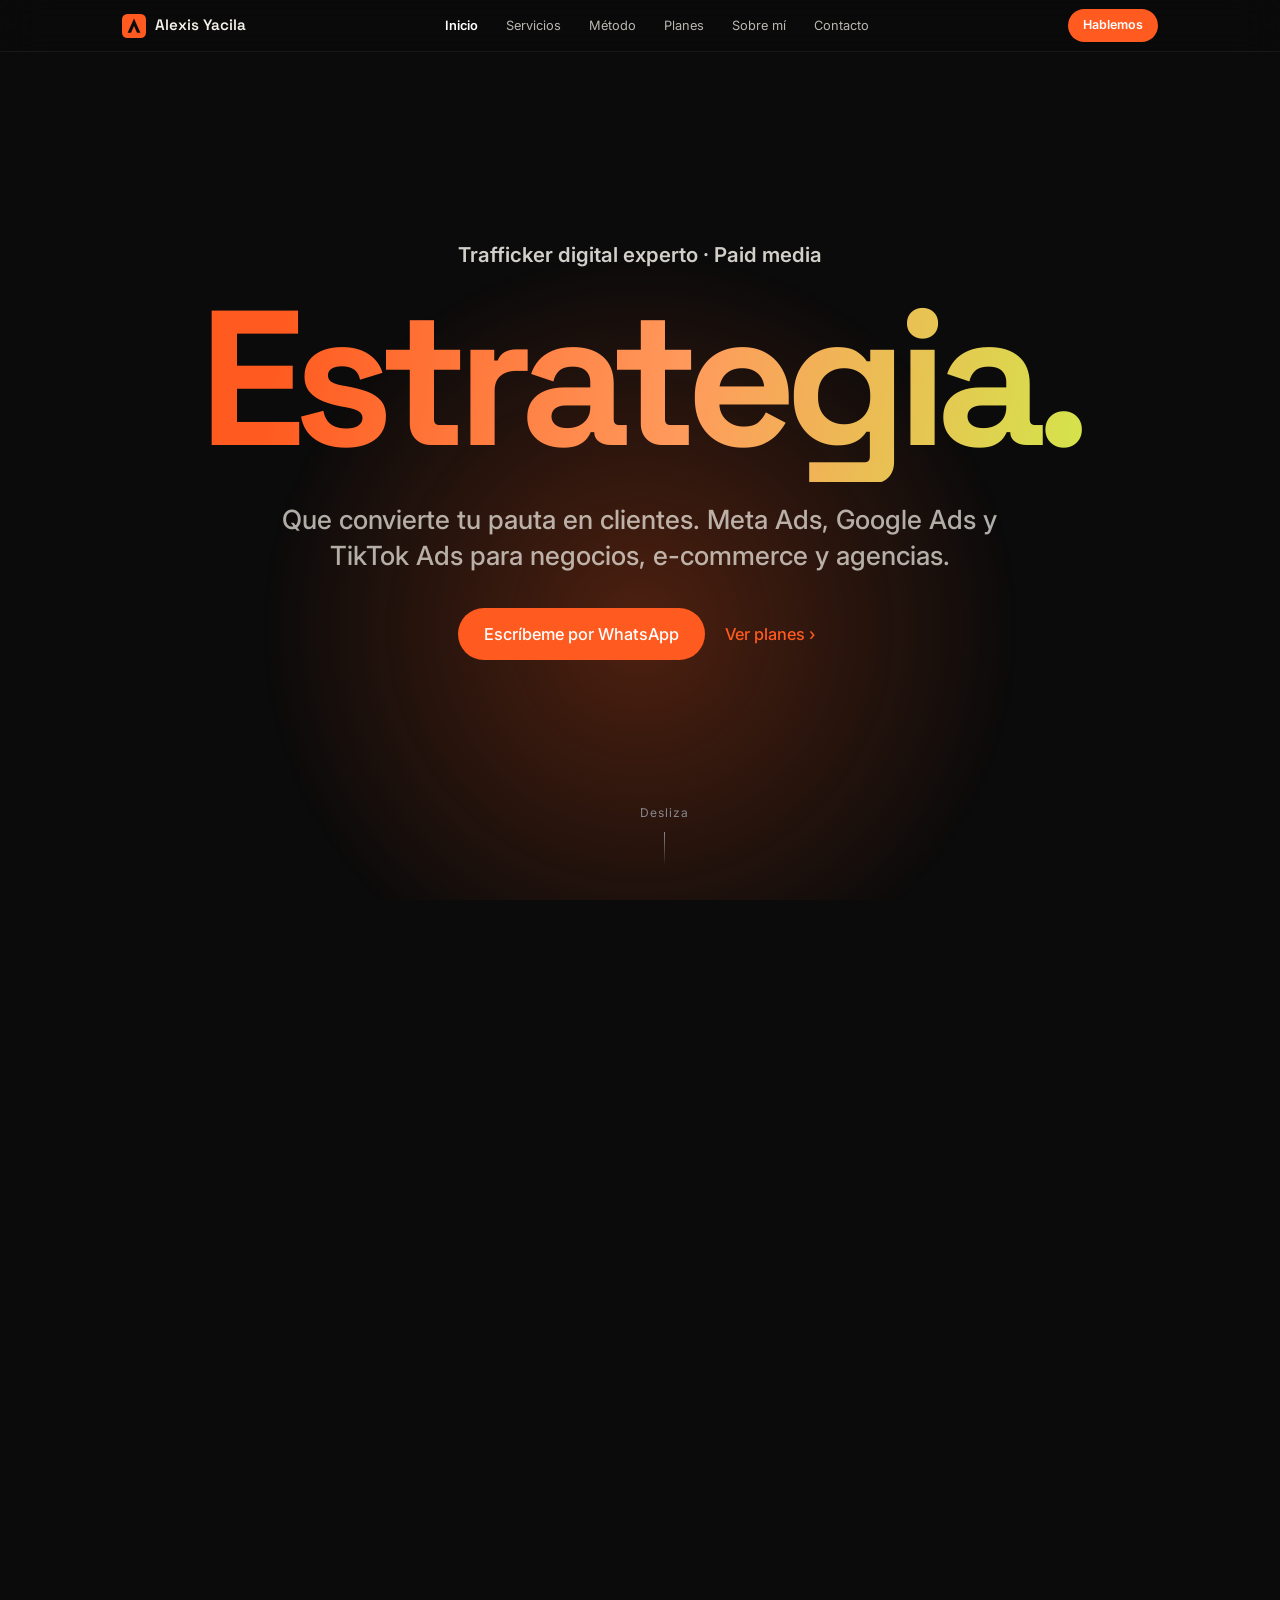
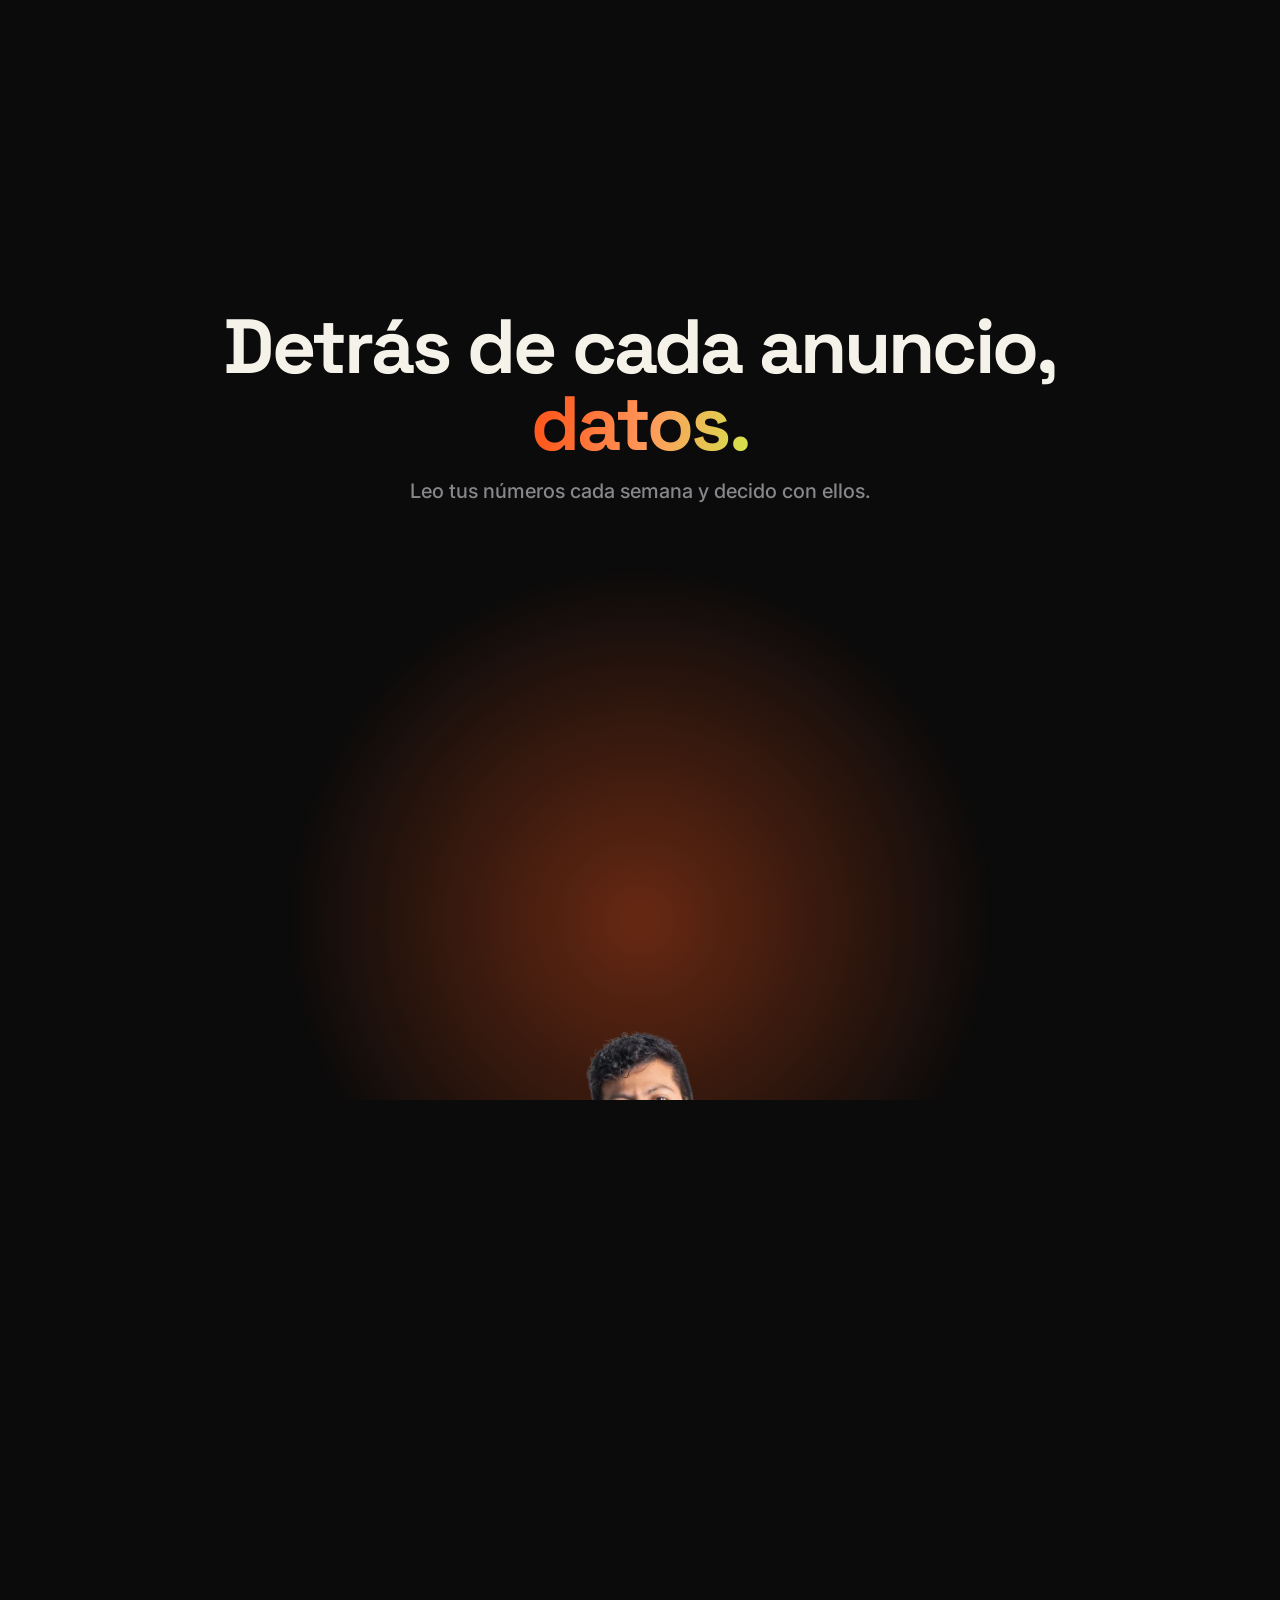
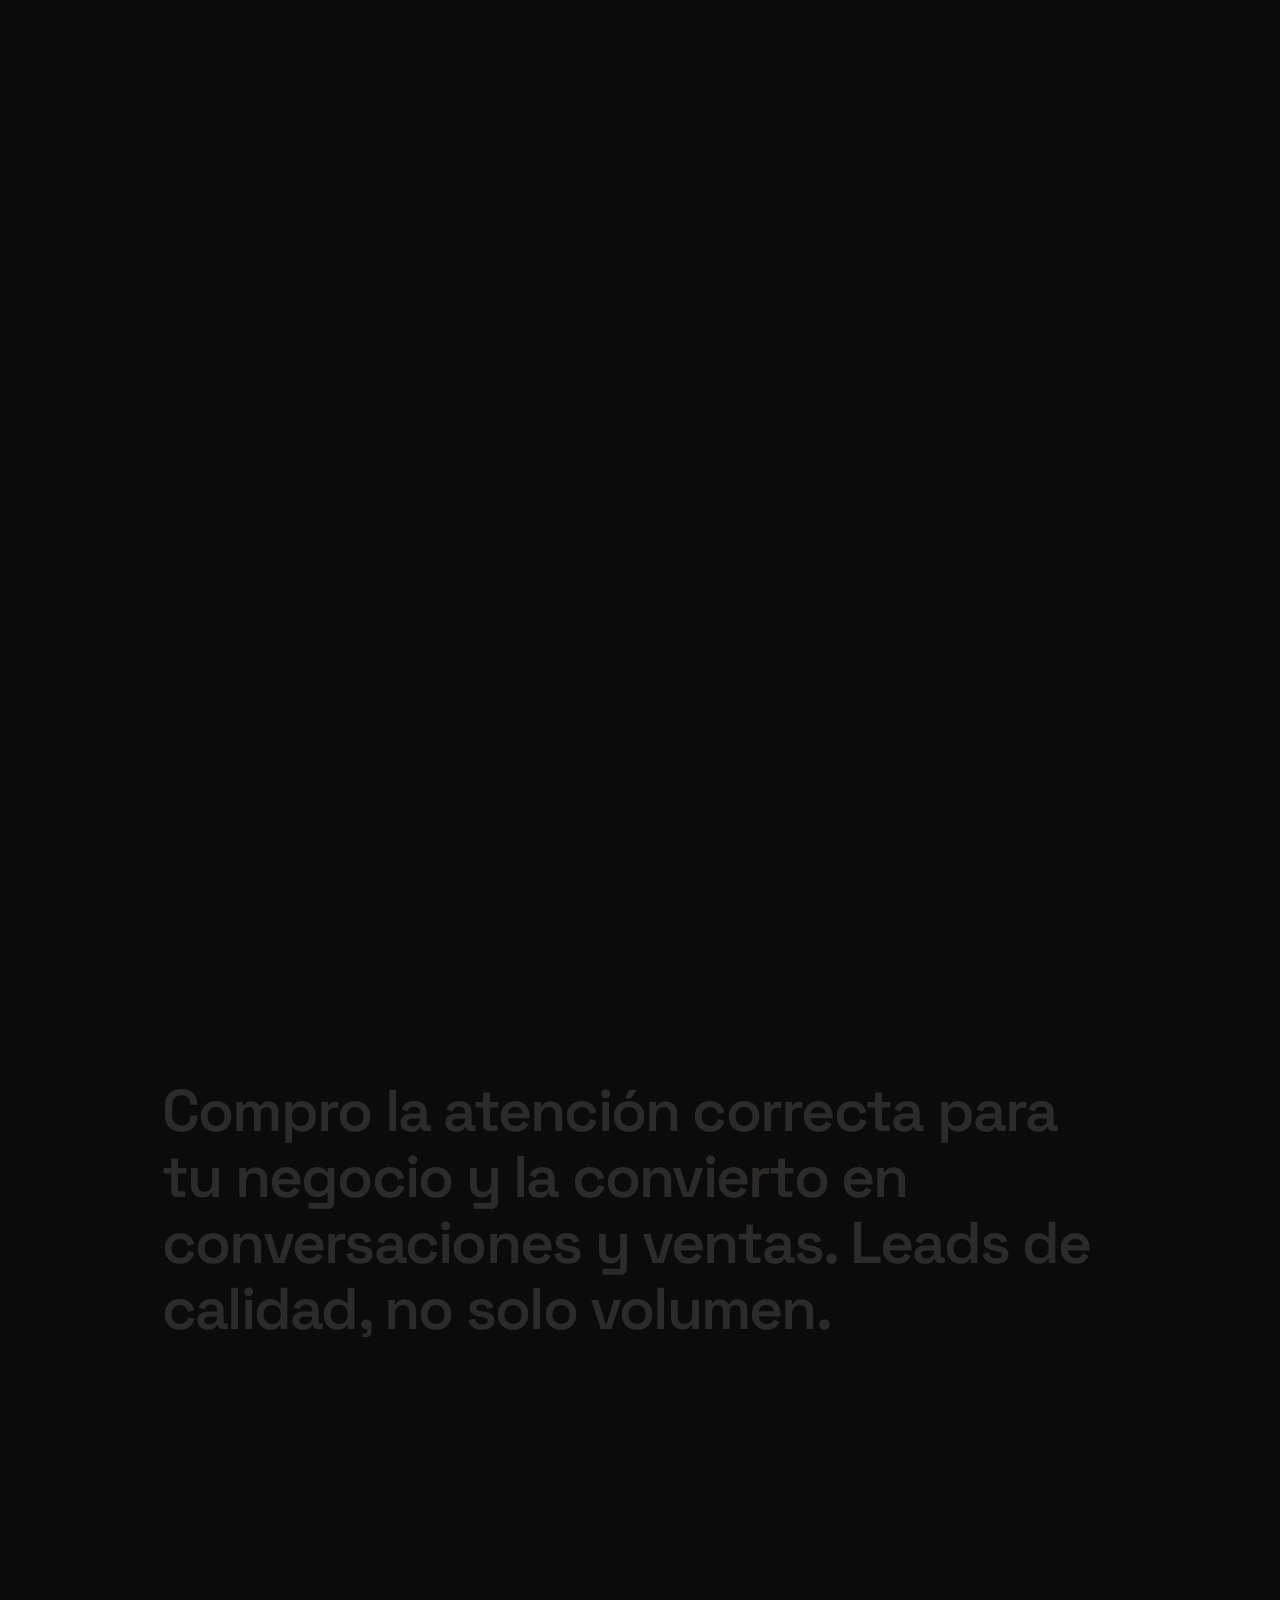
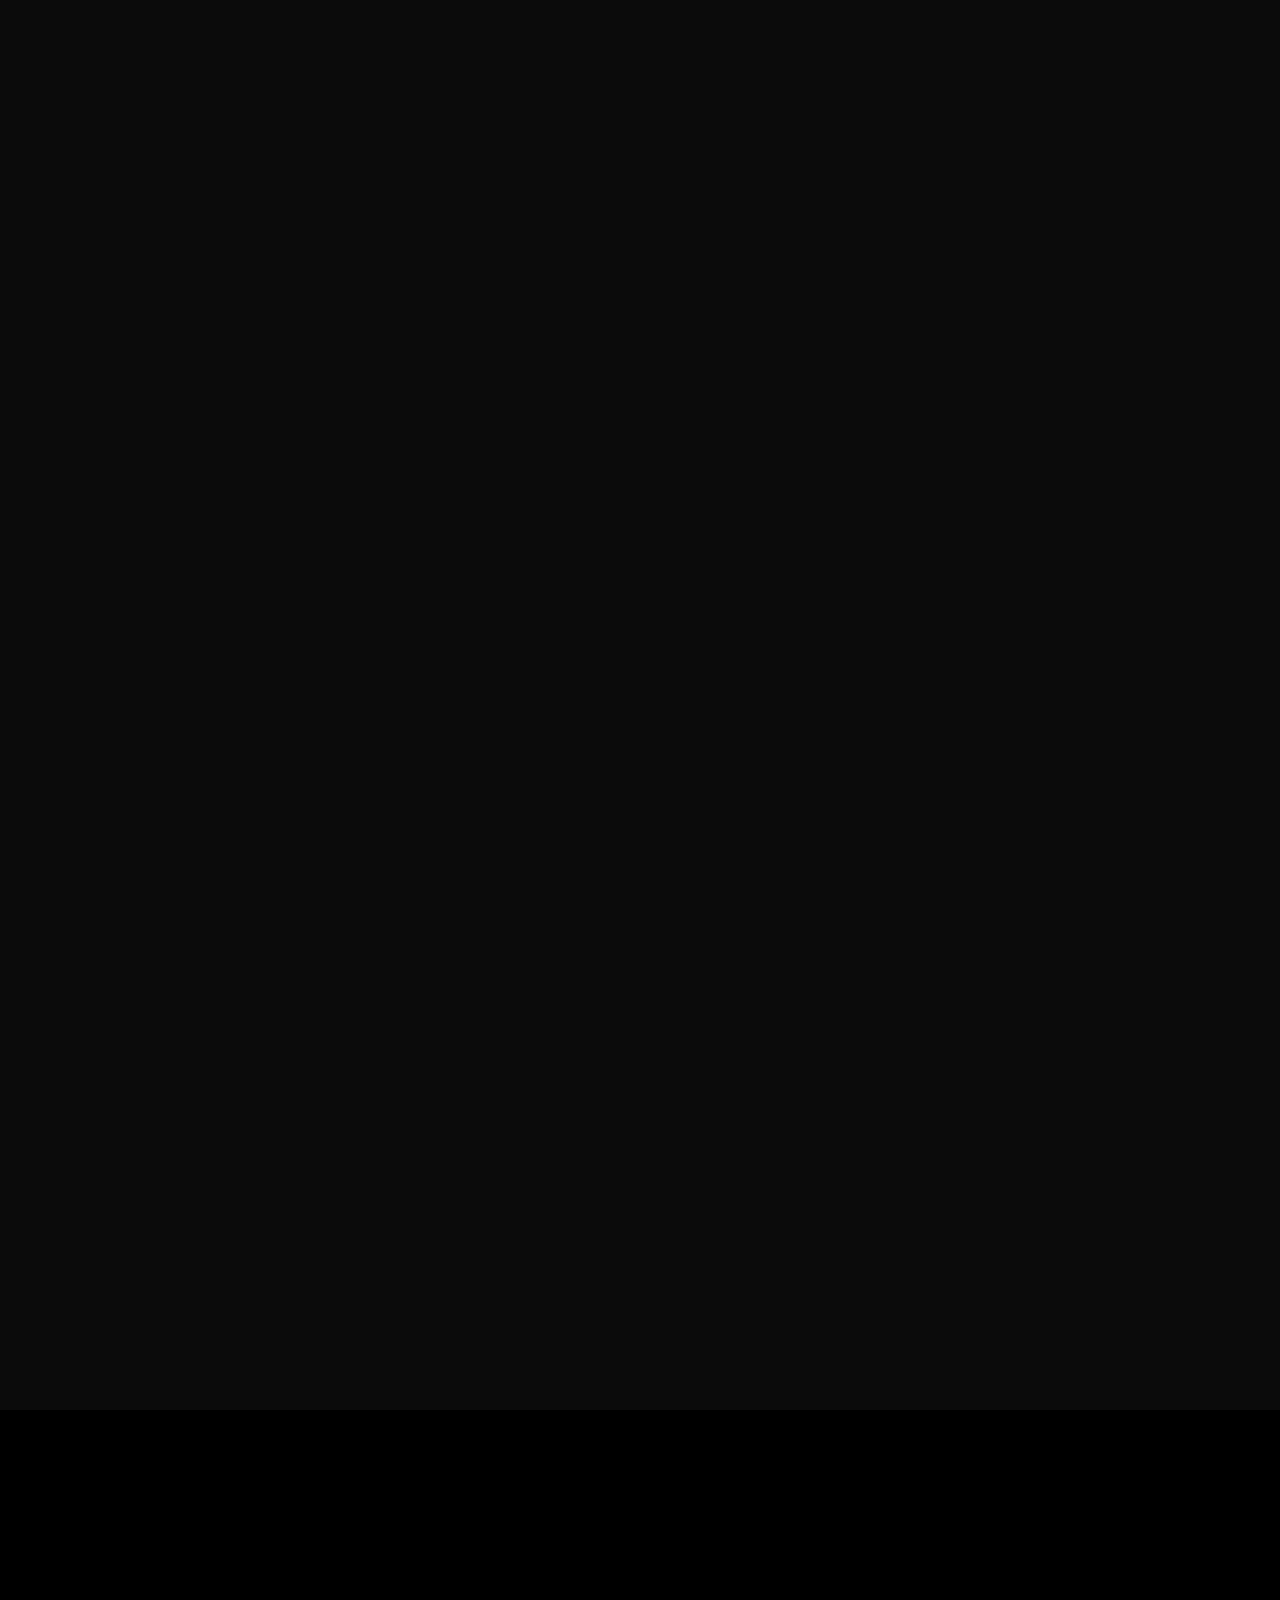
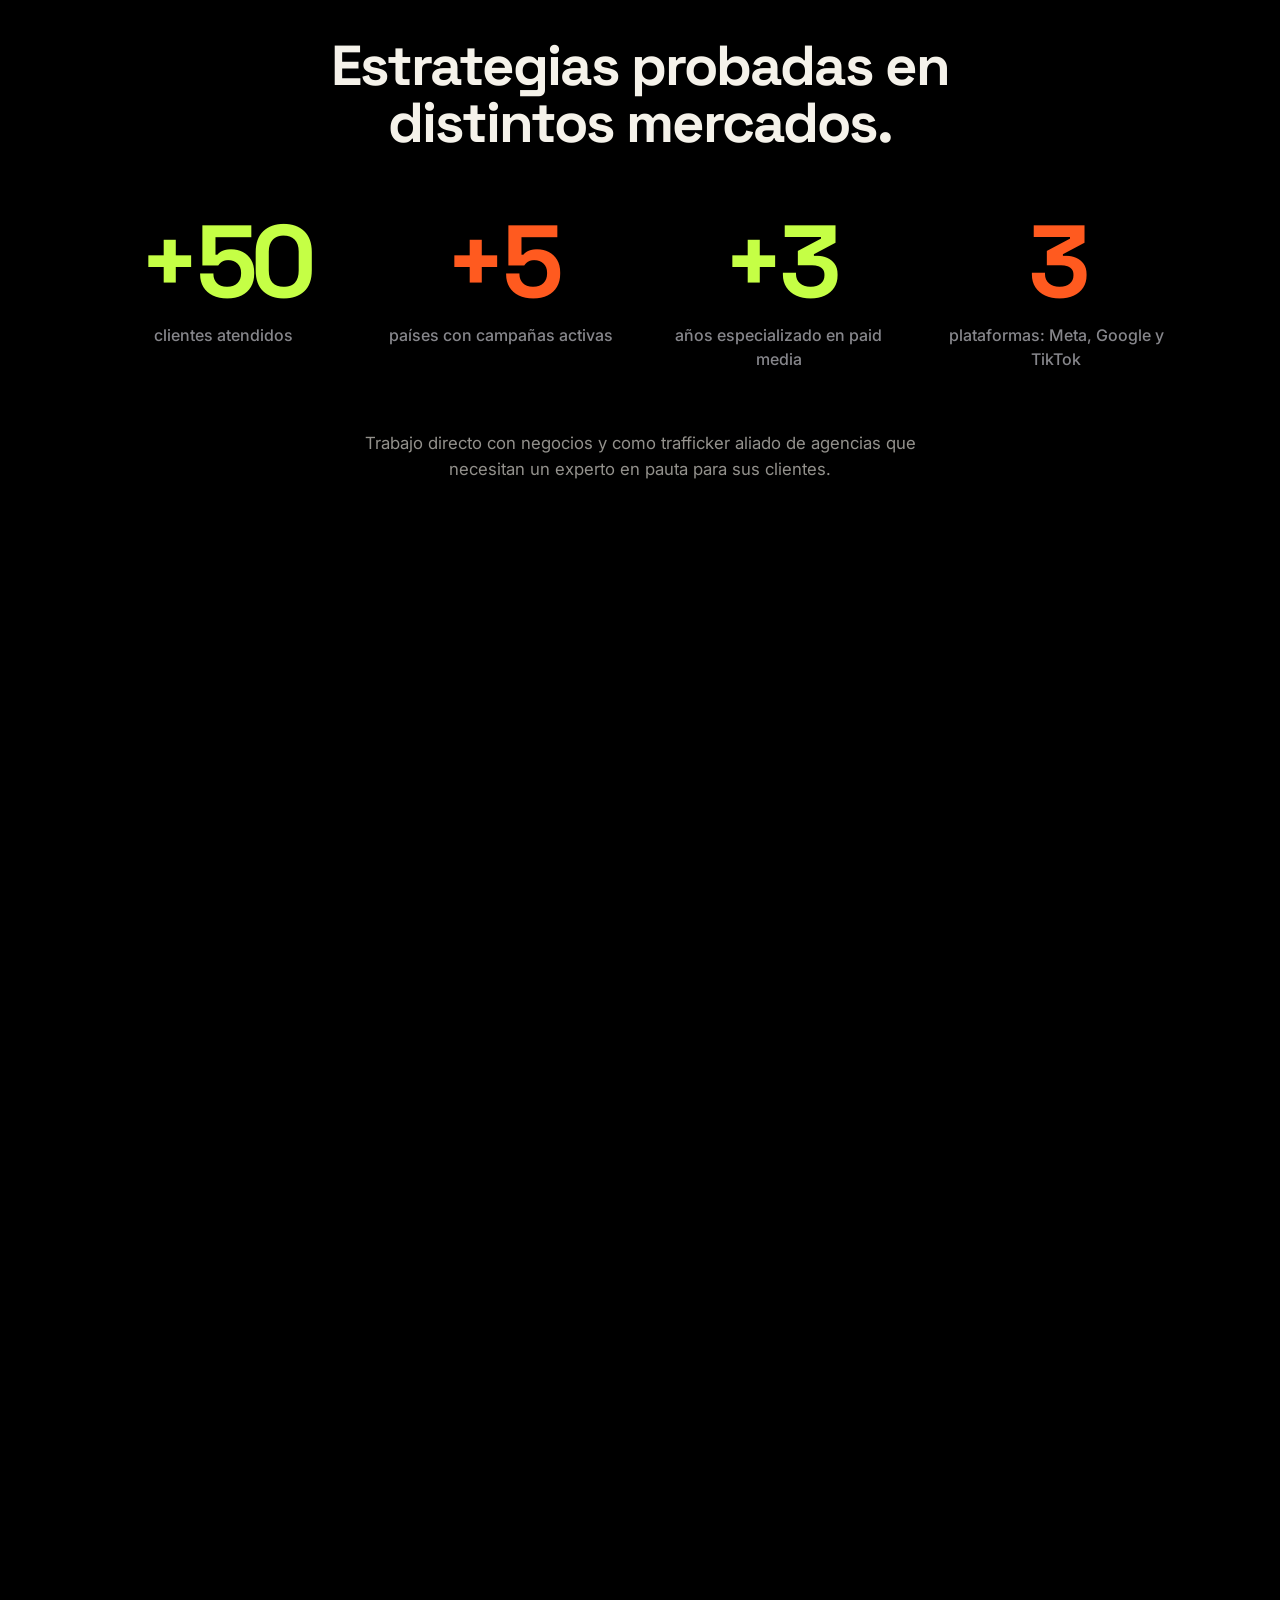
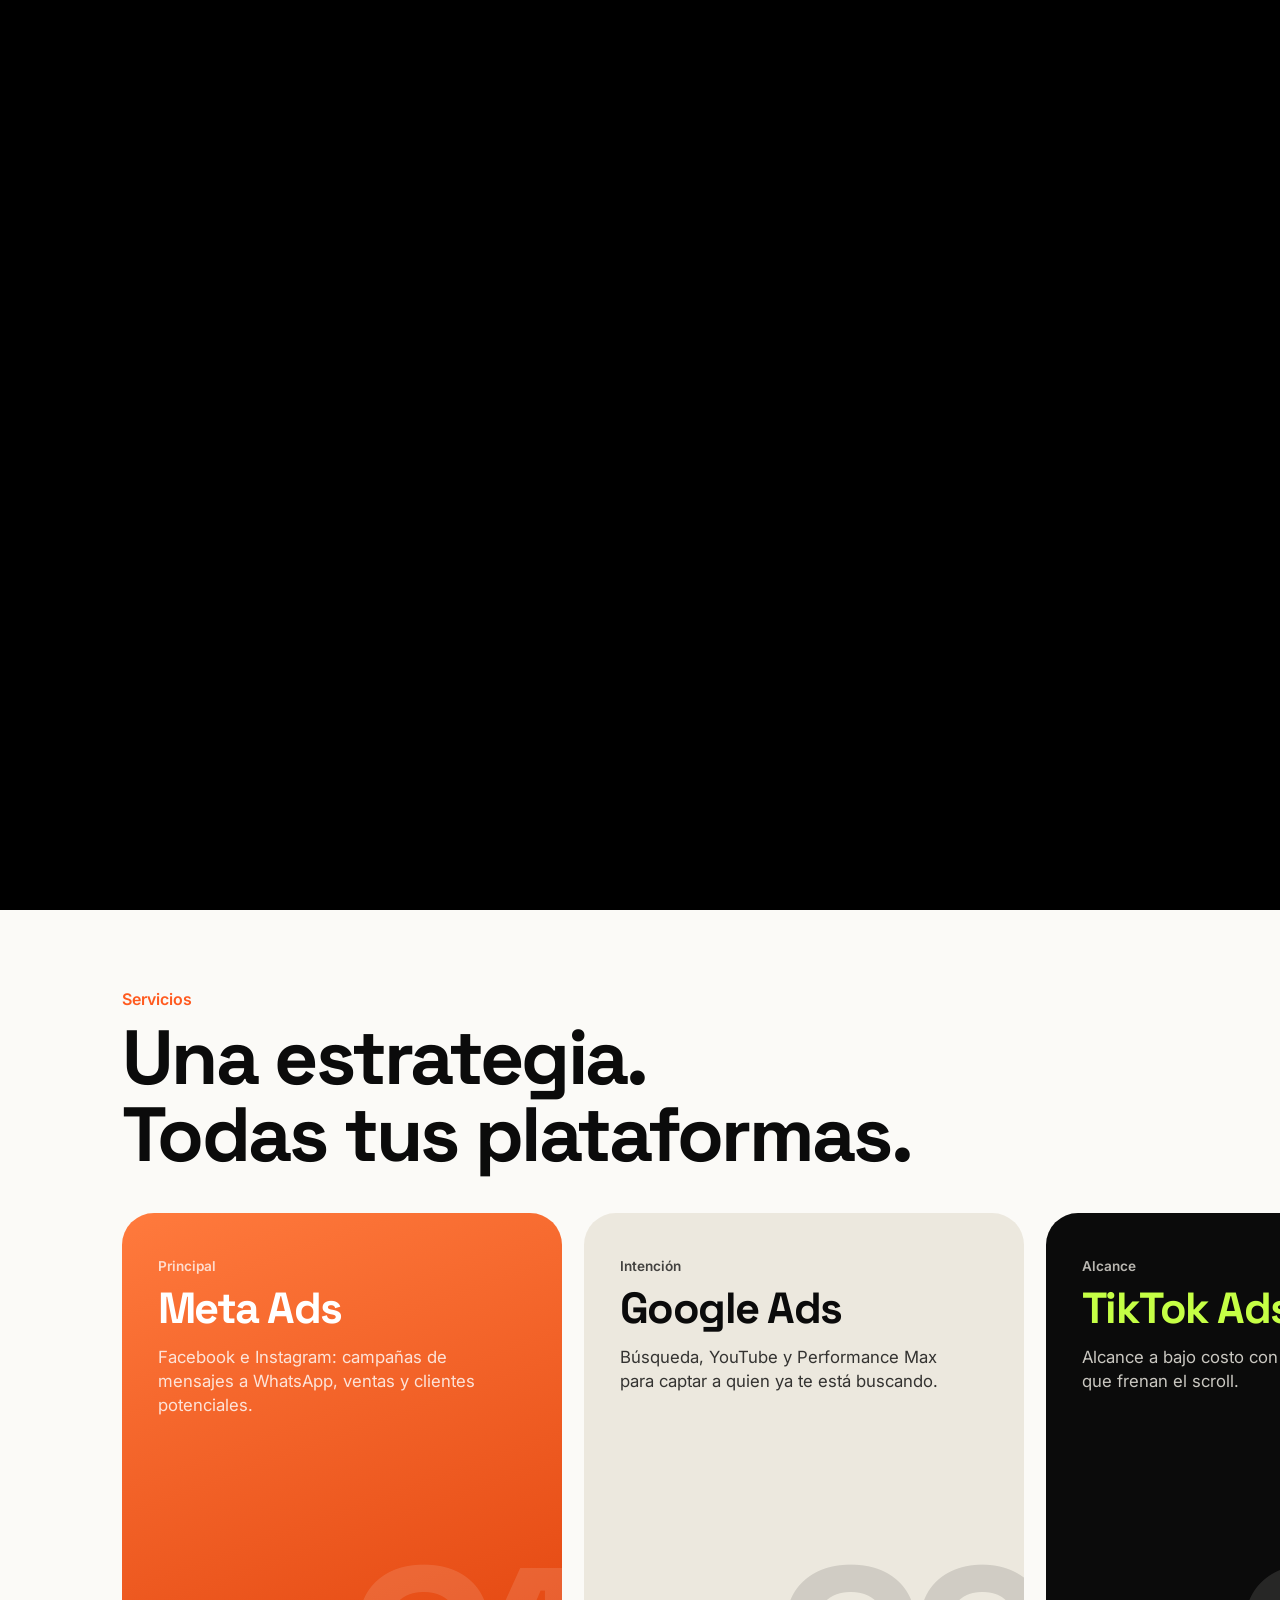
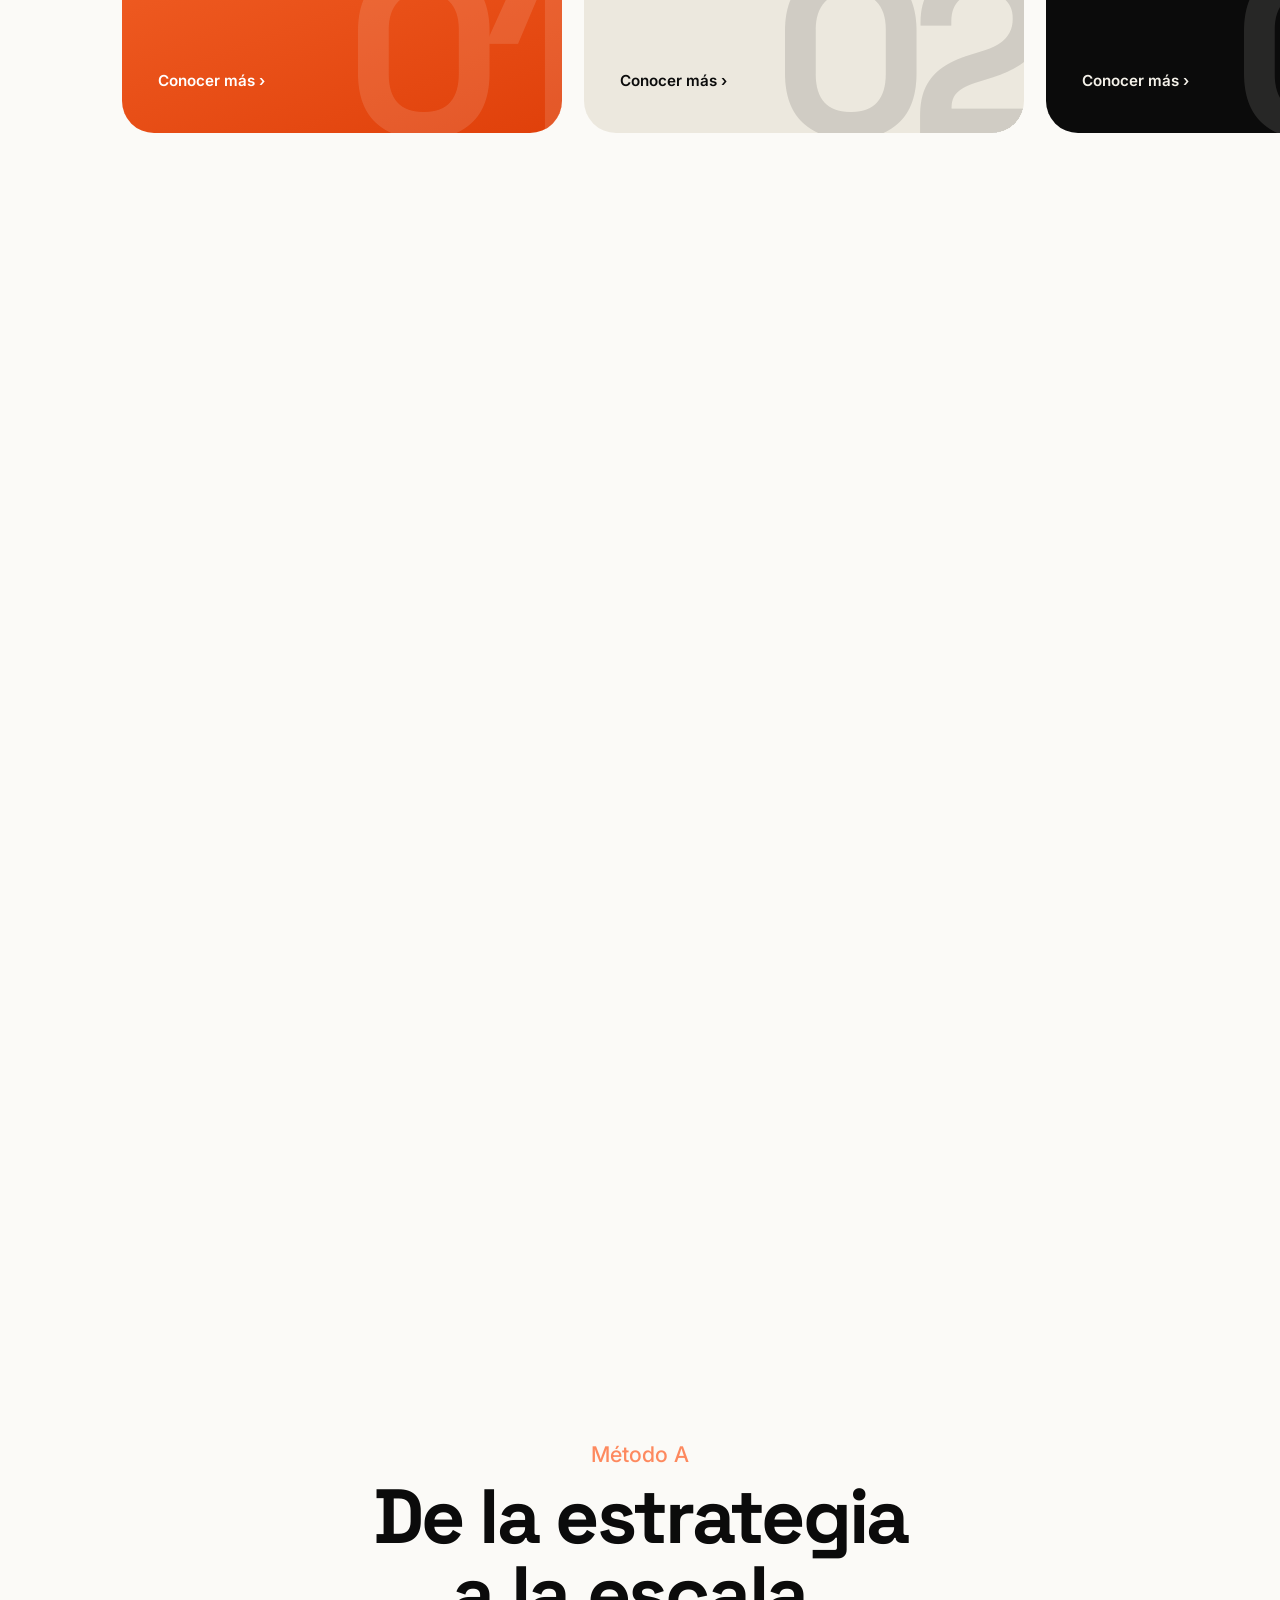
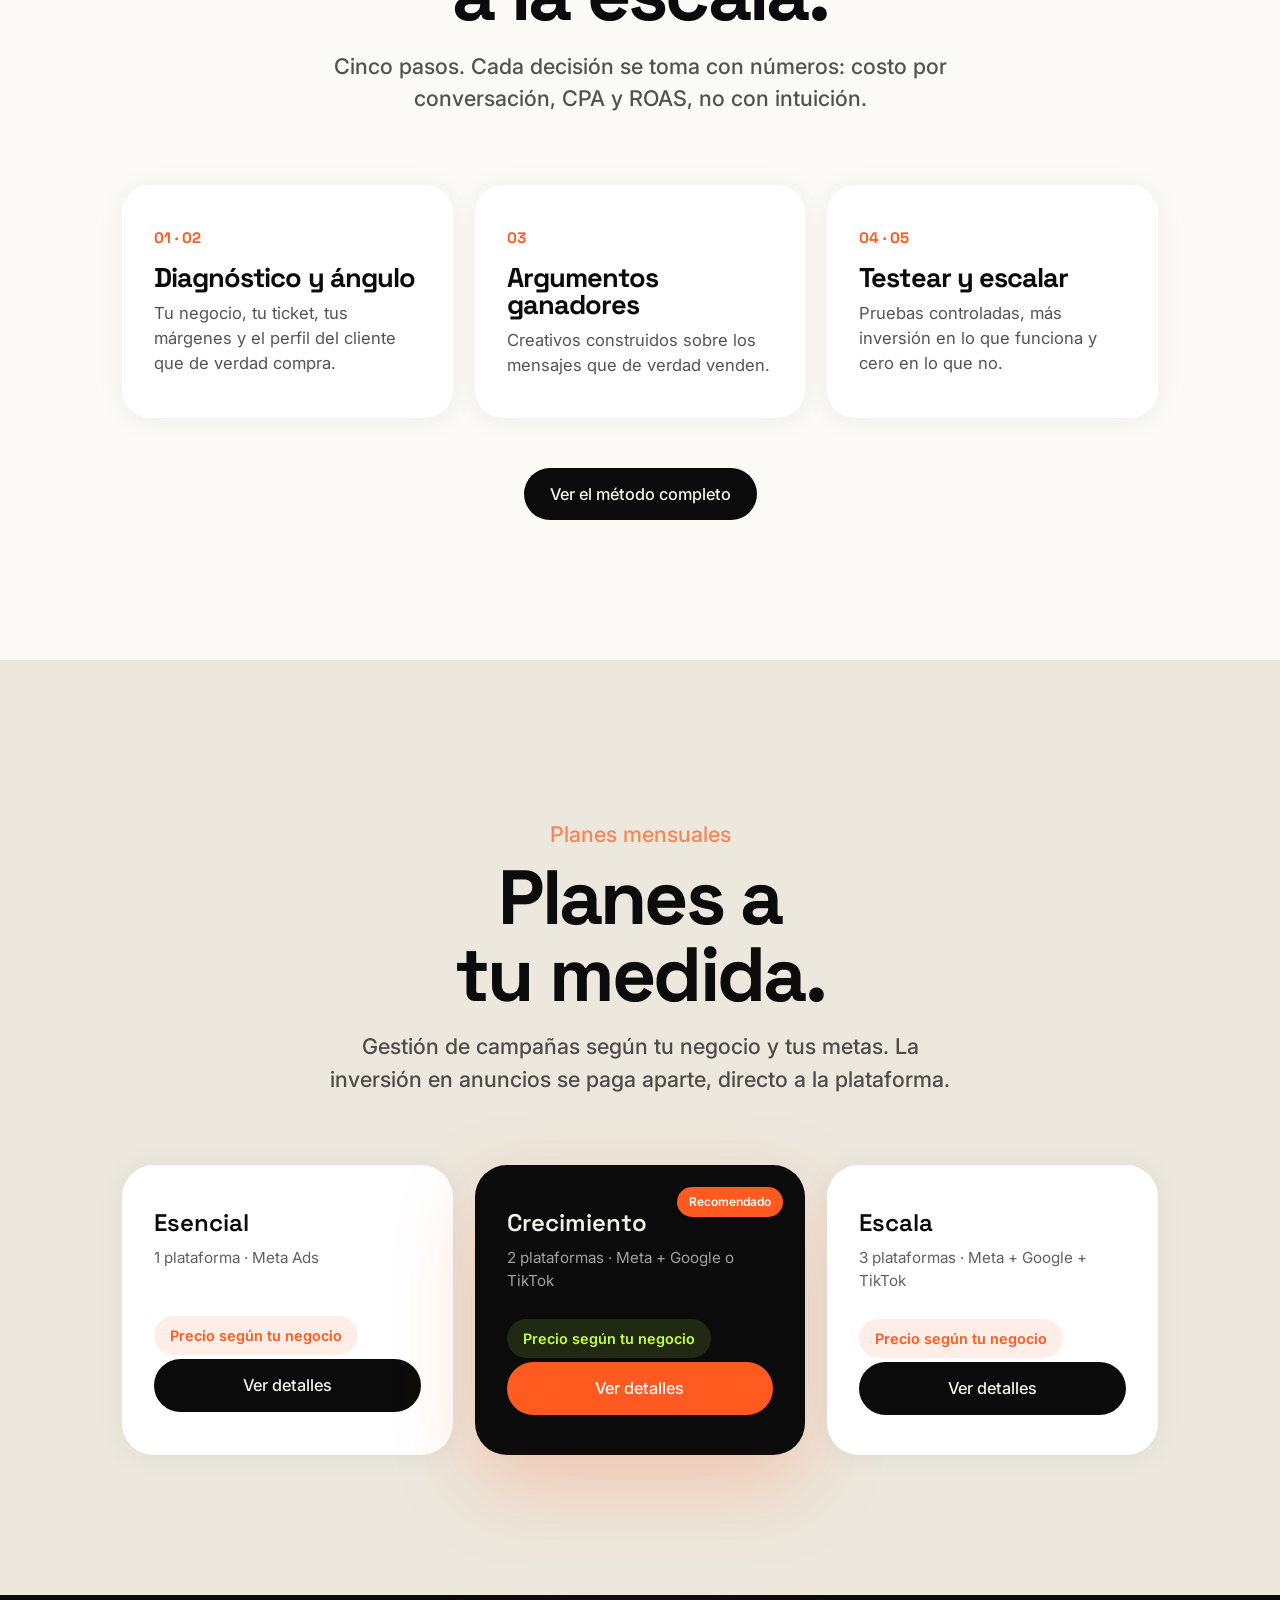
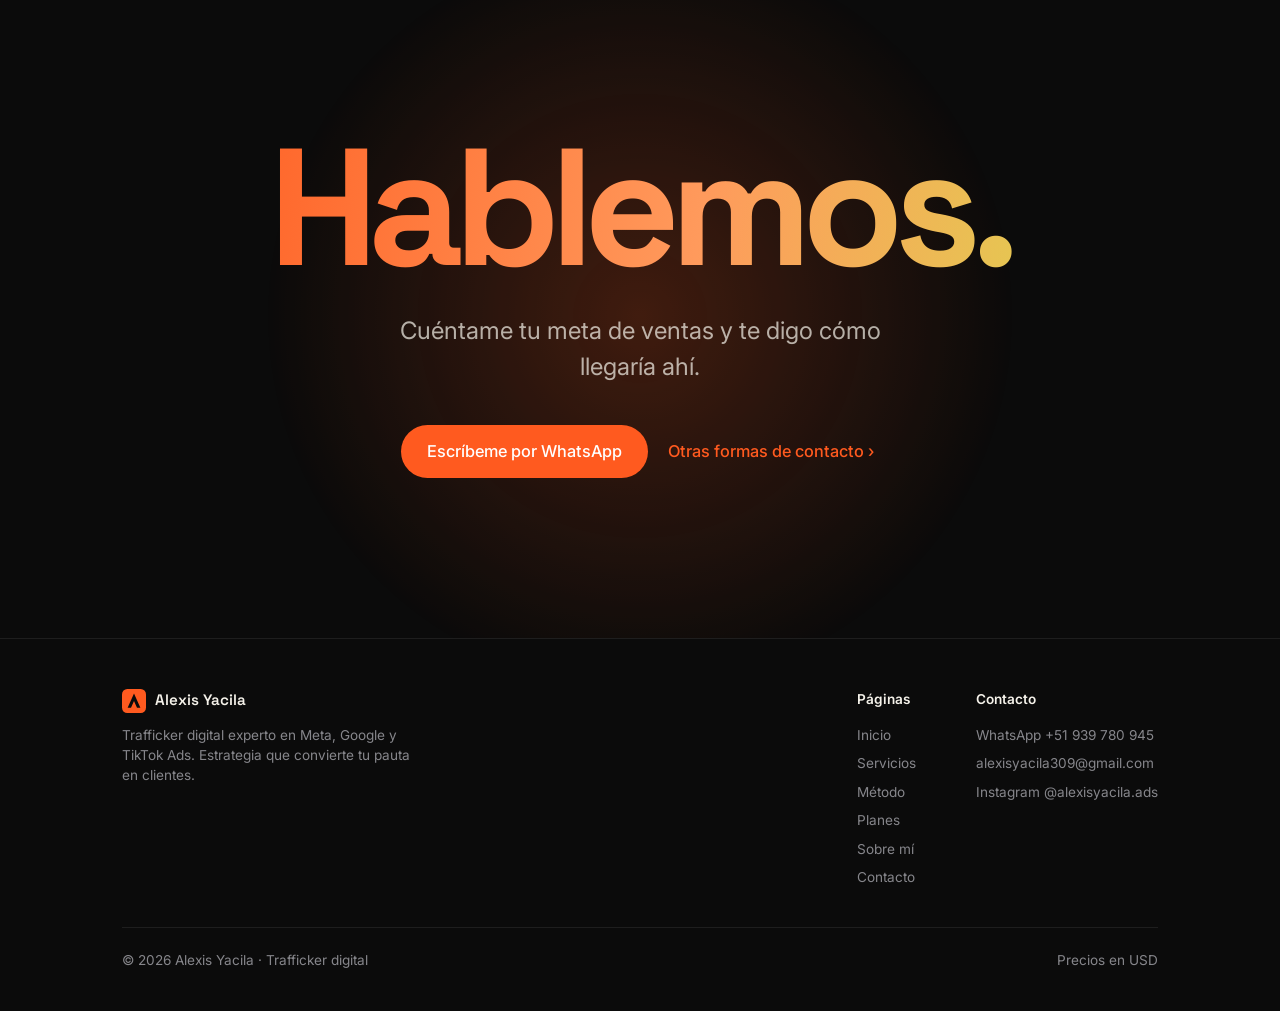
<file: index.html>
<!DOCTYPE html>
<html lang="es">
<head>
<meta charset="UTF-8">
<meta name="viewport" content="width=device-width, initial-scale=1.0">
<title>Alexis Yacila | Trafficker Digital · Meta, Google y TikTok Ads</title>
<meta name="description" content="Trafficker digital experto en Meta, Google y TikTok Ads. Estrategia que convierte tu pauta en clientes. +50 clientes en +5 países.">
<meta property="og:title" content="Alexis Yacila | Trafficker Digital">
<meta property="og:description" content="Estrategia que convierte tu pauta en clientes. Meta Ads · Google Ads · TikTok Ads.">
<meta property="og:type" content="website">
<meta name="theme-color" content="#0B0B0B">
<link rel="preconnect" href="https://fonts.googleapis.com">
<link rel="preconnect" href="https://fonts.gstatic.com" crossorigin>
<link href="https://fonts.googleapis.com/css2?family=Space+Grotesk:wght@500;600;700&family=Inter:wght@400;500;600;700&display=swap" rel="stylesheet">
<link rel="icon" href="assets/img/favicon.svg" type="image/svg+xml">
<link rel="stylesheet" href="assets/css/main.css">
<!-- META PIXEL: pega aquí el código de tu píxel (en todas las páginas) -->
</head>
<body data-page="index.html" class="loading">

<!-- INTRO DE CARGA -->
<div id="loader" aria-hidden="true">
  <div class="ld-mark"><svg viewBox="0 0 64 64"><path class="ld-stroke" d="M32 8 L52 54 H41 L32 33 L23 54 H12 Z"/><path class="ld-fill" d="M32 8 L52 54 H41 L32 33 L23 54 H12 Z"/></svg></div>
  <div class="ld-name"><span style="--i:0">A</span><span style="--i:1">L</span><span style="--i:2">E</span><span style="--i:3">X</span><span style="--i:4">I</span><span style="--i:5">S</span><span class="sp"></span><span style="--i:7">Y</span><span style="--i:8">A</span><span style="--i:9">C</span><span style="--i:10">I</span><span style="--i:11">L</span><span style="--i:12">A</span></div>
  <div class="ld-bottom"><div class="ld-bar"><i id="ldBar"></i></div><div class="ld-count" id="ldCount">0%</div></div>
</div>
<script>
  (function(){var visto=false;try{visto=sessionStorage.getItem("introVista")==="1";}catch(e){}
  if(visto||matchMedia("(prefers-reduced-motion: reduce)").matches){document.getElementById("loader").className="skip";document.body.classList.remove("loading");}})();
</script>

<!-- HERO -->
<section class="hero-scroll">
  <div class="sticky">
    <div class="halo"></div>
    <div class="hero-inner">
      <p class="kicker intro">Trafficker digital experto · Paid media</p>
      <h1 class="hero-title grad intro i2">Estrategia.</h1>
      <p class="hero-sub intro i3">Que convierte tu pauta en clientes. Meta Ads, Google Ads y TikTok Ads para negocios, e-commerce y agencias.</p>
      <div class="btns intro i4">
        <a class="btn btn-main" data-wa href="#">Escríbeme por WhatsApp</a>
        <a class="btn btn-link" href="planes.html">Ver planes ›</a>
      </div>
    </div>
    <div class="scroll-cue intro i4">Desliza</div>
  </div>
</section>

<!-- FOTO + GRÁFICOS FLOTANTES -->
<section class="photo-sec">
  <div class="sticky">
    <div class="ps-glow"></div>
    <div class="ps-title">
      <h2>Detrás de cada anuncio,<br><span class="grad">datos.</span></h2>
      <p>Leo tus números cada semana y decido con ellos.</p>
    </div>

    <div class="float f1">
      <small>Ilustrativo</small>
      <b>Costo por conversación</b>
      <svg viewBox="0 0 200 72" aria-label="Línea descendente: el costo por conversación baja semana a semana">
        <defs><linearGradient id="fa" x1="0" y1="0" x2="0" y2="1"><stop offset="0" stop-color="#FF5A1F" stop-opacity=".35"/><stop offset="1" stop-color="#FF5A1F" stop-opacity="0"/></linearGradient></defs>
        <path d="M0 12 L28 18 L56 15 L84 30 L112 34 L140 46 L168 52 L200 58 L200 72 L0 72 Z" fill="url(#fa)"/>
        <path class="ln" d="M0 12 L28 18 L56 15 L84 30 L112 34 L140 46 L168 52 L200 58" fill="none" stroke="#FF5A1F" stroke-width="2.5" stroke-linecap="round" stroke-linejoin="round"/>
        <circle cx="200" cy="58" r="4" fill="#FF5A1F" stroke="#1C1C1C" stroke-width="2"/>
      </svg>
      <div class="ft">Semana 1 → semana 8</div>
    </div>

    <div class="float f2">
      <small>Ilustrativo</small>
      <b>Conversaciones por semana</b>
      <svg viewBox="0 0 200 72" aria-label="Barras crecientes: más conversaciones cada semana">
        <rect class="gr" style="--i:0" x="0" y="54" width="19" height="18" rx="3" fill="#C5FF45"/>
        <rect class="gr" style="--i:1" x="25.8" y="50" width="19" height="22" rx="3" fill="#C5FF45"/>
        <rect class="gr" style="--i:2" x="51.6" y="46" width="19" height="26" rx="3" fill="#C5FF45"/>
        <rect class="gr" style="--i:3" x="77.4" y="41" width="19" height="31" rx="3" fill="#C5FF45"/>
        <rect class="gr" style="--i:4" x="103.2" y="36" width="19" height="36" rx="3" fill="#C5FF45"/>
        <rect class="gr" style="--i:5" x="129" y="28" width="19" height="44" rx="3" fill="#C5FF45"/>
        <rect class="gr" style="--i:6" x="154.8" y="20" width="19" height="52" rx="3" fill="#C5FF45"/>
        <rect class="gr" style="--i:7" x="180.6" y="10" width="19" height="62" rx="3" fill="#C5FF45"/>
      </svg>
      <div class="ft">Semana 1 → semana 8</div>
    </div>

    <div class="float f3">
      <small>Ilustrativo</small>
      <b>Presupuesto por ángulo</b>
      <svg viewBox="0 0 200 76" aria-label="Más presupuesto al ángulo que mejor funciona">
        <text x="0" y="13" fill="#86868B" font-size="10" font-family="Inter,sans-serif">Ángulo ganador</text>
        <rect class="gw" style="--i:0" x="0" y="17" width="190" height="9" rx="4.5" fill="#FF5A1F"/>
        <text x="0" y="40" fill="#86868B" font-size="10" font-family="Inter,sans-serif">Ángulo B</text>
        <rect class="gw" style="--i:1" x="0" y="44" width="78" height="9" rx="4.5" fill="#5A5A5E"/>
        <text x="0" y="67" fill="#86868B" font-size="10" font-family="Inter,sans-serif">Ángulo C</text>
        <rect class="gw" style="--i:2" x="0" y="71" width="26" height="5" rx="2.5" fill="#3A3A3E"/>
      </svg>
      <div class="ft">Más inversión en lo que funciona</div>
    </div>

    <div class="ps-person">
      <img src="assets/img/alexis-tablet.webp" alt="Alexis Yacila revisando datos de campañas en una tablet" width="1100" height="1103">
    </div>
  </div>
</section>

<!-- MANIFIESTO -->
<section class="manifest-sec">
  <div class="sticky">
    <p class="manifest" data-accent="atención,conversaciones,ventas">Compro la atención correcta para tu negocio y la convierto en conversaciones y ventas. Leads de calidad, no solo volumen.</p>
  </div>
</section>

<!-- CIFRAS -->
<section class="stats-sec">
  <div class="sticky">
    <h2 class="stats-title">Estrategias probadas en distintos mercados.</h2>
    <div class="stats">
      <div class="stat"><b data-to="50" data-prefix="+">0</b><span>clientes atendidos</span></div>
      <div class="stat"><b data-to="5" data-prefix="+">0</b><span>países con campañas activas</span></div>
      <div class="stat"><b data-to="3" data-prefix="+">0</b><span>años especializado en paid media</span></div>
      <div class="stat"><b data-to="3">0</b><span>plataformas: Meta, Google y TikTok</span></div>
    </div>
    <p class="stats-foot">Trabajo directo con negocios y como trafficker aliado de agencias que necesitan un experto en pauta para sus clientes.</p>
  </div>
</section>

<!-- SERVICIOS -->
<section class="h-sec">
  <div class="sticky">
    <div class="h-head">
      <p class="eyebrow">Servicios</p>
      <h2>Una estrategia.<br>Todas tus plataformas.</h2>
    </div>
    <div class="h-track">
      <a href="servicios.html#meta" class="card c1"><div><span class="tag">Principal</span><h3>Meta Ads</h3><p>Facebook e Instagram: campañas de mensajes a WhatsApp, ventas y clientes potenciales.</p></div><span class="more">Conocer más ›</span><span class="big">01</span></a>
      <a href="servicios.html#google" class="card c2"><div><span class="tag">Intención</span><h3>Google Ads</h3><p>Búsqueda, YouTube y Performance Max para captar a quien ya te está buscando.</p></div><span class="more">Conocer más ›</span><span class="big">02</span></a>
      <a href="servicios.html#tiktok" class="card c3"><div><span class="tag">Alcance</span><h3>TikTok Ads</h3><p>Alcance a bajo costo con videos nativos que frenan el scroll.</p></div><span class="more">Conocer más ›</span><span class="big">03</span></a>
      <a href="servicios.html#auditoria" class="card c4"><div><span class="tag">Diagnóstico</span><h3>Auditoría y consultoría</h3><p>Reviso tu cuenta a fondo y te entrego un plan de acción priorizado.</p></div><span class="more">Conocer más ›</span><span class="big">04</span></a>
    </div>
  </div>
</section>

<!-- MÉTODO (resumen) -->
<section class="sec light" style="padding-top:60px">
  <div class="wrap">
    <div class="head fade">
      <p class="eyebrow">Método A</p>
      <h2>De la estrategia<br>a la escala.</h2>
      <p>Cinco pasos. Cada decisión se toma con números: costo por conversación, CPA y ROAS, no con intuición.</p>
    </div>
    <div class="trio">
      <div class="t-card fade"><span class="num">01 · 02</span><h3>Diagnóstico y ángulo</h3><p>Tu negocio, tu ticket, tus márgenes y el perfil del cliente que de verdad compra.</p></div>
      <div class="t-card fade" style="--d:.12s"><span class="num">03</span><h3>Argumentos ganadores</h3><p>Creativos construidos sobre los mensajes que de verdad venden.</p></div>
      <div class="t-card fade" style="--d:.24s"><span class="num">04 · 05</span><h3>Testear y escalar</h3><p>Pruebas controladas, más inversión en lo que funciona y cero en lo que no.</p></div>
    </div>
    <div class="btns fade" style="margin-top:50px"><a class="btn btn-dark" href="metodo.html">Ver el método completo</a></div>
  </div>
</section>

<!-- PLANES (resumen) -->
<section class="sec cream">
  <div class="wrap">
    <div class="head fade">
      <p class="eyebrow">Planes mensuales</p>
      <h2>Planes a<br>tu medida.</h2>
      <p>Gestión de campañas según tu negocio y tus metas. La inversión en anuncios se paga aparte, directo a la plataforma.</p>
    </div>
    <div class="plans">
      <div class="plan fade"><span class="name">Esencial</span><span class="scope">1 plataforma · Meta Ads</span><div class="quote">Precio según tu negocio</div><a class="btn" href="planes.html">Ver detalles</a></div>
      <div class="plan best fade" style="--d:.12s"><span class="badge">Recomendado</span><span class="name">Crecimiento</span><span class="scope">2 plataformas · Meta + Google o TikTok</span><div class="quote">Precio según tu negocio</div><a class="btn btn-main" href="planes.html">Ver detalles</a></div>
      <div class="plan fade" style="--d:.24s"><span class="name">Escala</span><span class="scope">3 plataformas · Meta + Google + TikTok</span><div class="quote">Precio según tu negocio</div><a class="btn" href="planes.html">Ver detalles</a></div>
    </div>
  </div>
</section>

<!-- CTA -->
<section class="cta">
  <div class="halo"></div>
  <h2 class="grad fade">Hablemos.</h2>
  <p class="fade" style="--d:.15s">Cuéntame tu meta de ventas y te digo cómo llegaría ahí.</p>
  <div class="btns fade" style="--d:.3s">
    <a class="btn btn-main" data-wa href="#">Escríbeme por WhatsApp</a>
    <a class="btn btn-link" href="contacto.html">Otras formas de contacto ›</a>
  </div>
</section>

<!-- Scripts: configuración, núcleo, componentes, efectos y arranque -->
<script src="assets/js/config.js"></script>
<script src="assets/js/core/utils.js"></script>
<script src="assets/js/core/scroll-engine.js"></script>
<script src="assets/js/components/layout.js"></script>
<script src="assets/js/components/intro-loader.js"></script>
<script src="assets/js/components/reveal.js"></script>
<script src="assets/js/components/faq.js"></script>
<script src="assets/js/components/contact-form.js"></script>
<script src="assets/js/components/charts.js"></script>
<script src="assets/js/effects/hero.js"></script>
<script src="assets/js/effects/text-reveal.js"></script>
<script src="assets/js/effects/photo-float.js"></script>
<script src="assets/js/effects/stats-counter.js"></script>
<script src="assets/js/effects/horizontal-cards.js"></script>
<script src="assets/js/effects/stacked-cards.js"></script>
<script src="assets/js/effects/photo-expand.js"></script>
<script src="assets/js/main.js"></script>
</body>
</html>
</file>
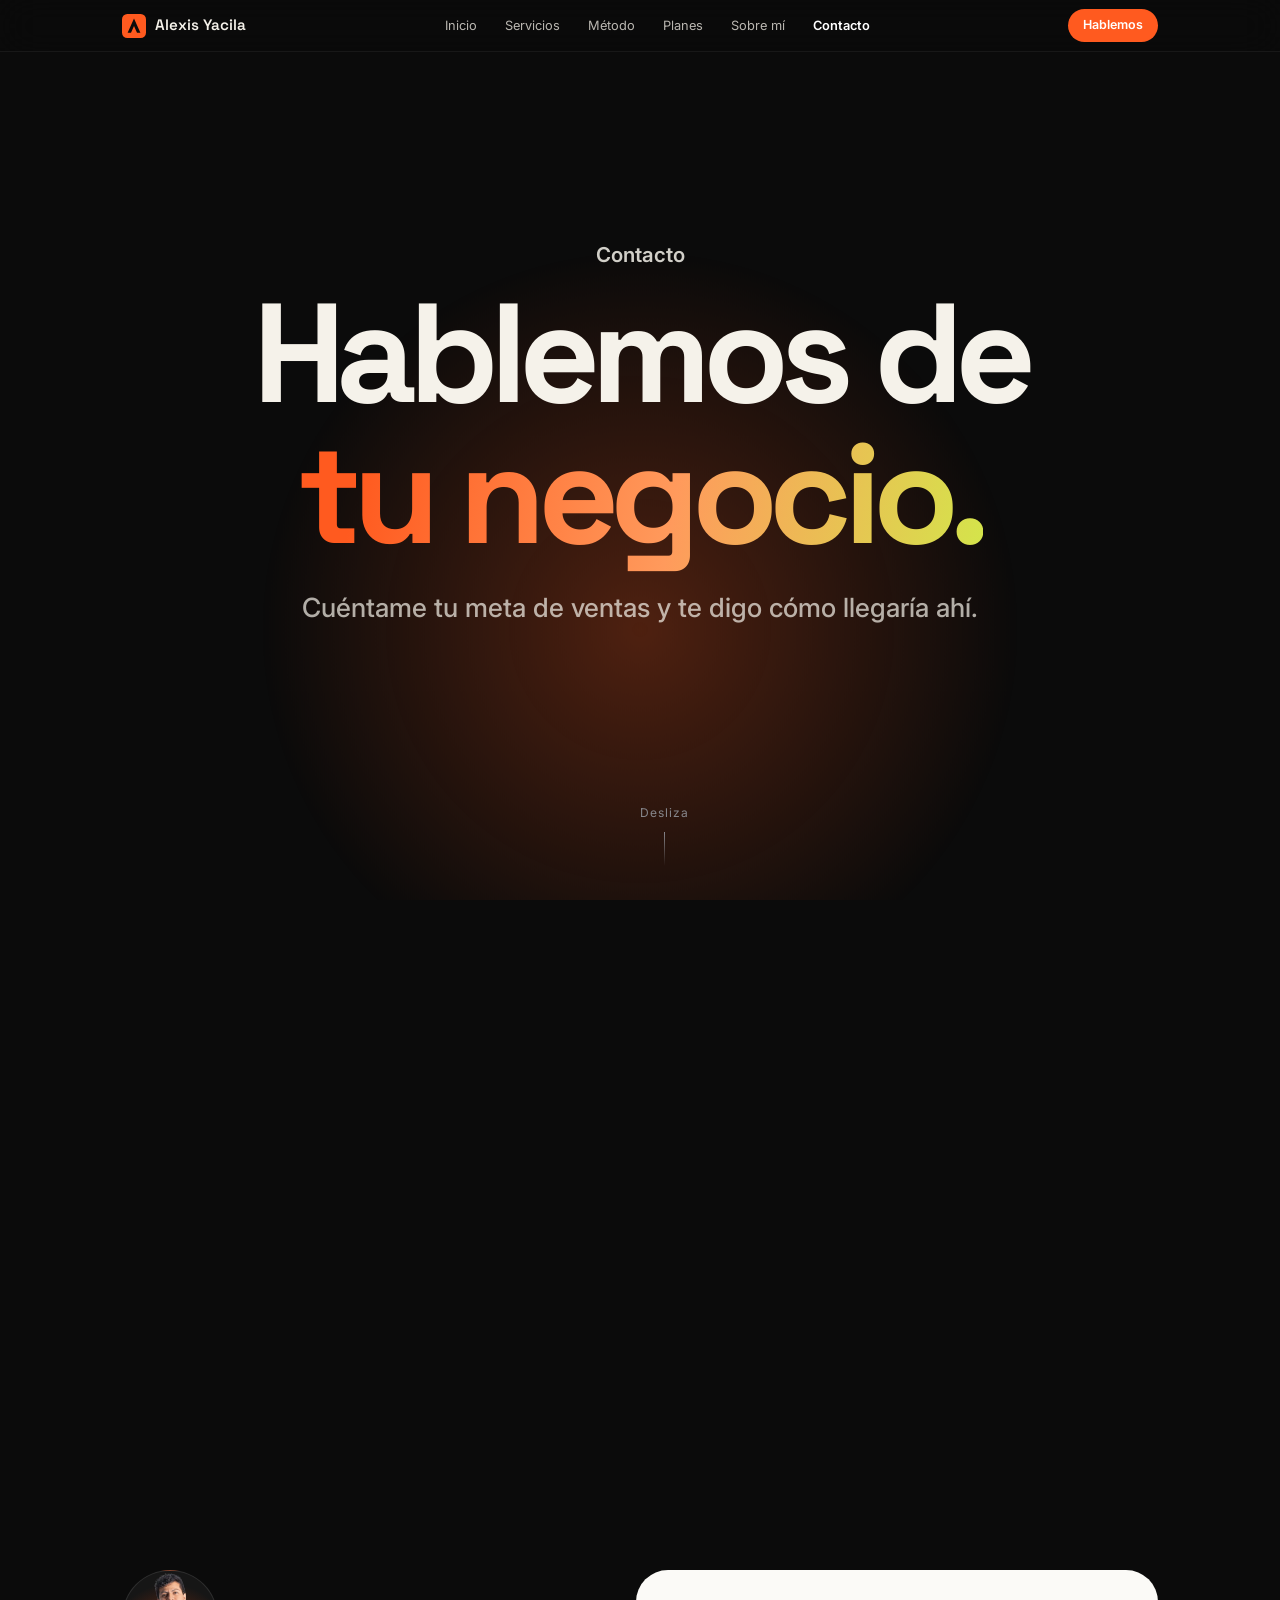
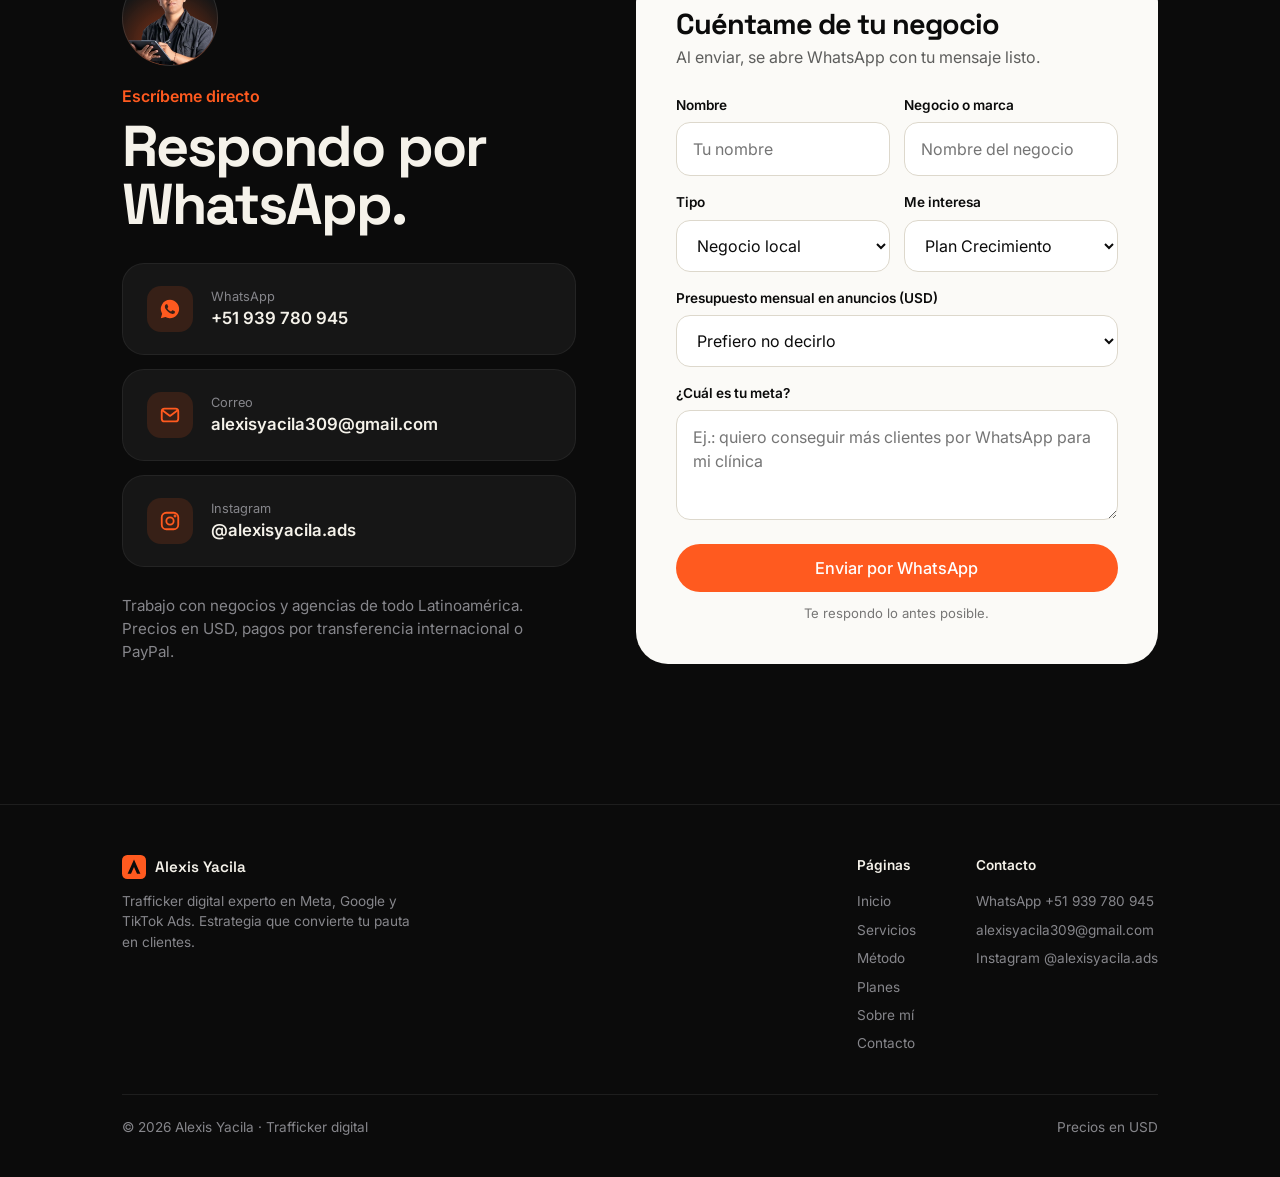
<file: contacto.html>
<!DOCTYPE html>
<html lang="es">
<head>
<meta charset="UTF-8">
<meta name="viewport" content="width=device-width, initial-scale=1.0">
<title>Contacto | Alexis Yacila · Trafficker Digital</title>
<meta name="description" content="Hablemos de tu negocio. WhatsApp +51 939 780 945, correo alexisyacila309@gmail.com, Instagram @alexisyacila.ads.">
<meta name="theme-color" content="#0B0B0B">
<link rel="preconnect" href="https://fonts.googleapis.com">
<link rel="preconnect" href="https://fonts.gstatic.com" crossorigin>
<link href="https://fonts.googleapis.com/css2?family=Space+Grotesk:wght@500;600;700&family=Inter:wght@400;500;600;700&display=swap" rel="stylesheet">
<link rel="icon" href="assets/img/favicon.svg" type="image/svg+xml">
<link rel="stylesheet" href="assets/css/main.css">
<!-- META PIXEL: pega aquí el código de tu píxel (en todas las páginas) -->
</head>
<body data-page="contacto.html">

<section class="hero-scroll short">
  <div class="sticky">
    <div class="halo"></div>
    <div class="hero-inner">
      <p class="kicker intro">Contacto</p>
      <h1 class="hero-title mid intro i2">Hablemos de<br><span class="grad">tu negocio.</span></h1>
      <p class="hero-sub intro i3">Cuéntame tu meta de ventas y te digo cómo llegaría ahí.</p>
    </div>
    <div class="scroll-cue intro i4">Desliza</div>
  </div>
</section>

<section class="sec dark" style="padding-top:40px">
  <div class="wrap contact">
    <div class="fade">
      <div class="avatar"><img src="assets/img/alexis-tablet.webp" alt="Alexis Yacila"></div>
      <p class="eyebrow">Escríbeme directo</p>
      <h2 style="font-size:clamp(2.2rem,4.6vw,3.6rem);margin:10px 0 30px">Respondo por<br>WhatsApp.</h2>
      <div class="c-list">
        <a class="c-item" data-wa href="#">
          <span class="ic"><svg viewBox="0 0 24 24" fill="currentColor"><path d="M12 2a10 10 0 0 0-8.6 15.1L2 22l5-1.3A10 10 0 1 0 12 2Zm5.3 14.1c-.2.6-1.3 1.2-1.8 1.2-.5.1-1 .2-3.3-.7-2.8-1.1-4.6-4-4.7-4.2-.1-.2-1.1-1.5-1.1-2.9s.7-2 1-2.3c.2-.3.5-.3.7-.3h.5c.2 0 .4 0 .6.5l.8 2c.1.2.1.4 0 .5l-.3.5-.4.4c-.1.2-.3.3-.1.6.1.3.7 1.2 1.5 1.9 1 .9 1.9 1.2 2.2 1.3.3.1.4.1.6-.1l.8-1c.2-.3.4-.2.6-.1l1.9.9c.3.1.5.2.5.3.1.2.1.7-.1 1.2Z"/></svg></span>
          <span><small>WhatsApp</small><b>+51 939 780 945</b></span>
        </a>
        <a class="c-item" data-correo href="#">
          <span class="ic"><svg viewBox="0 0 24 24" fill="none" stroke="currentColor" stroke-width="2" stroke-linecap="round" stroke-linejoin="round"><rect x="3" y="5" width="18" height="14" rx="3"/><path d="m4 7 8 6 8-6"/></svg></span>
          <span><small>Correo</small><b>alexisyacila309@gmail.com</b></span>
        </a>
        <a class="c-item" data-ig href="#">
          <span class="ic"><svg viewBox="0 0 24 24" fill="none" stroke="currentColor" stroke-width="2" stroke-linecap="round"><rect x="3" y="3" width="18" height="18" rx="5"/><circle cx="12" cy="12" r="4"/><circle cx="17.5" cy="6.5" r=".6" fill="currentColor"/></svg></span>
          <span><small>Instagram</small><b>@alexisyacila.ads</b></span>
        </a>
      </div>
      <p style="margin-top:28px;color:var(--gris);font-size:.95rem">Trabajo con negocios y agencias de todo Latinoamérica. Precios en USD, pagos por transferencia internacional o PayPal.</p>
    </div>

    <form class="form fade" id="form-contacto" style="--d:.15s">
      <h3>Cuéntame de tu negocio</h3>
      <p>Al enviar, se abre WhatsApp con tu mensaje listo.</p>
      <div class="row2">
        <div class="field"><label for="nombre">Nombre</label><input id="nombre" name="nombre" required placeholder="Tu nombre"></div>
        <div class="field"><label for="negocio">Negocio o marca</label><input id="negocio" name="negocio" required placeholder="Nombre del negocio"></div>
      </div>
      <div class="row2">
        <div class="field"><label for="tipo">Tipo</label>
          <select id="tipo" name="tipo"><option>Negocio local</option><option>E-commerce</option><option>Agencia</option><option>Otro</option></select>
        </div>
        <div class="field"><label for="interes">Me interesa</label>
          <select id="interes" name="interes">
            <option>Plan Esencial</option>
            <option selected>Plan Crecimiento</option>
            <option>Plan Escala</option>
            <option>Auditoría estratégica ($180)</option>
            <option>Configuración inicial ($200)</option>
            <option>Consultoría 1 a 1 ($60/hora)</option>
            <option>Aún no lo sé</option>
          </select>
        </div>
      </div>
      <div class="field"><label for="presupuesto">Presupuesto mensual en anuncios (USD)</label>
        <select id="presupuesto" name="presupuesto"><option value="">Prefiero no decirlo</option><option>Menos de $300</option><option>$300 – $1,000</option><option>$1,000 – $3,000</option><option>Más de $3,000</option></select>
      </div>
      <div class="field"><label for="mensaje">¿Cuál es tu meta?</label><textarea id="mensaje" name="mensaje" placeholder="Ej.: quiero conseguir más clientes por WhatsApp para mi clínica"></textarea></div>
      <button class="btn btn-main" type="submit">Enviar por WhatsApp</button>
      <small class="hint">Te respondo lo antes posible.</small>
    </form>
  </div>
</section>

<!-- Scripts: configuración, núcleo, componentes, efectos y arranque -->
<script src="assets/js/config.js"></script>
<script src="assets/js/core/utils.js"></script>
<script src="assets/js/core/scroll-engine.js"></script>
<script src="assets/js/components/layout.js"></script>
<script src="assets/js/components/intro-loader.js"></script>
<script src="assets/js/components/reveal.js"></script>
<script src="assets/js/components/faq.js"></script>
<script src="assets/js/components/contact-form.js"></script>
<script src="assets/js/components/charts.js"></script>
<script src="assets/js/effects/hero.js"></script>
<script src="assets/js/effects/text-reveal.js"></script>
<script src="assets/js/effects/photo-float.js"></script>
<script src="assets/js/effects/stats-counter.js"></script>
<script src="assets/js/effects/horizontal-cards.js"></script>
<script src="assets/js/effects/stacked-cards.js"></script>
<script src="assets/js/effects/photo-expand.js"></script>
<script src="assets/js/main.js"></script>
</body>
</html>
</file>
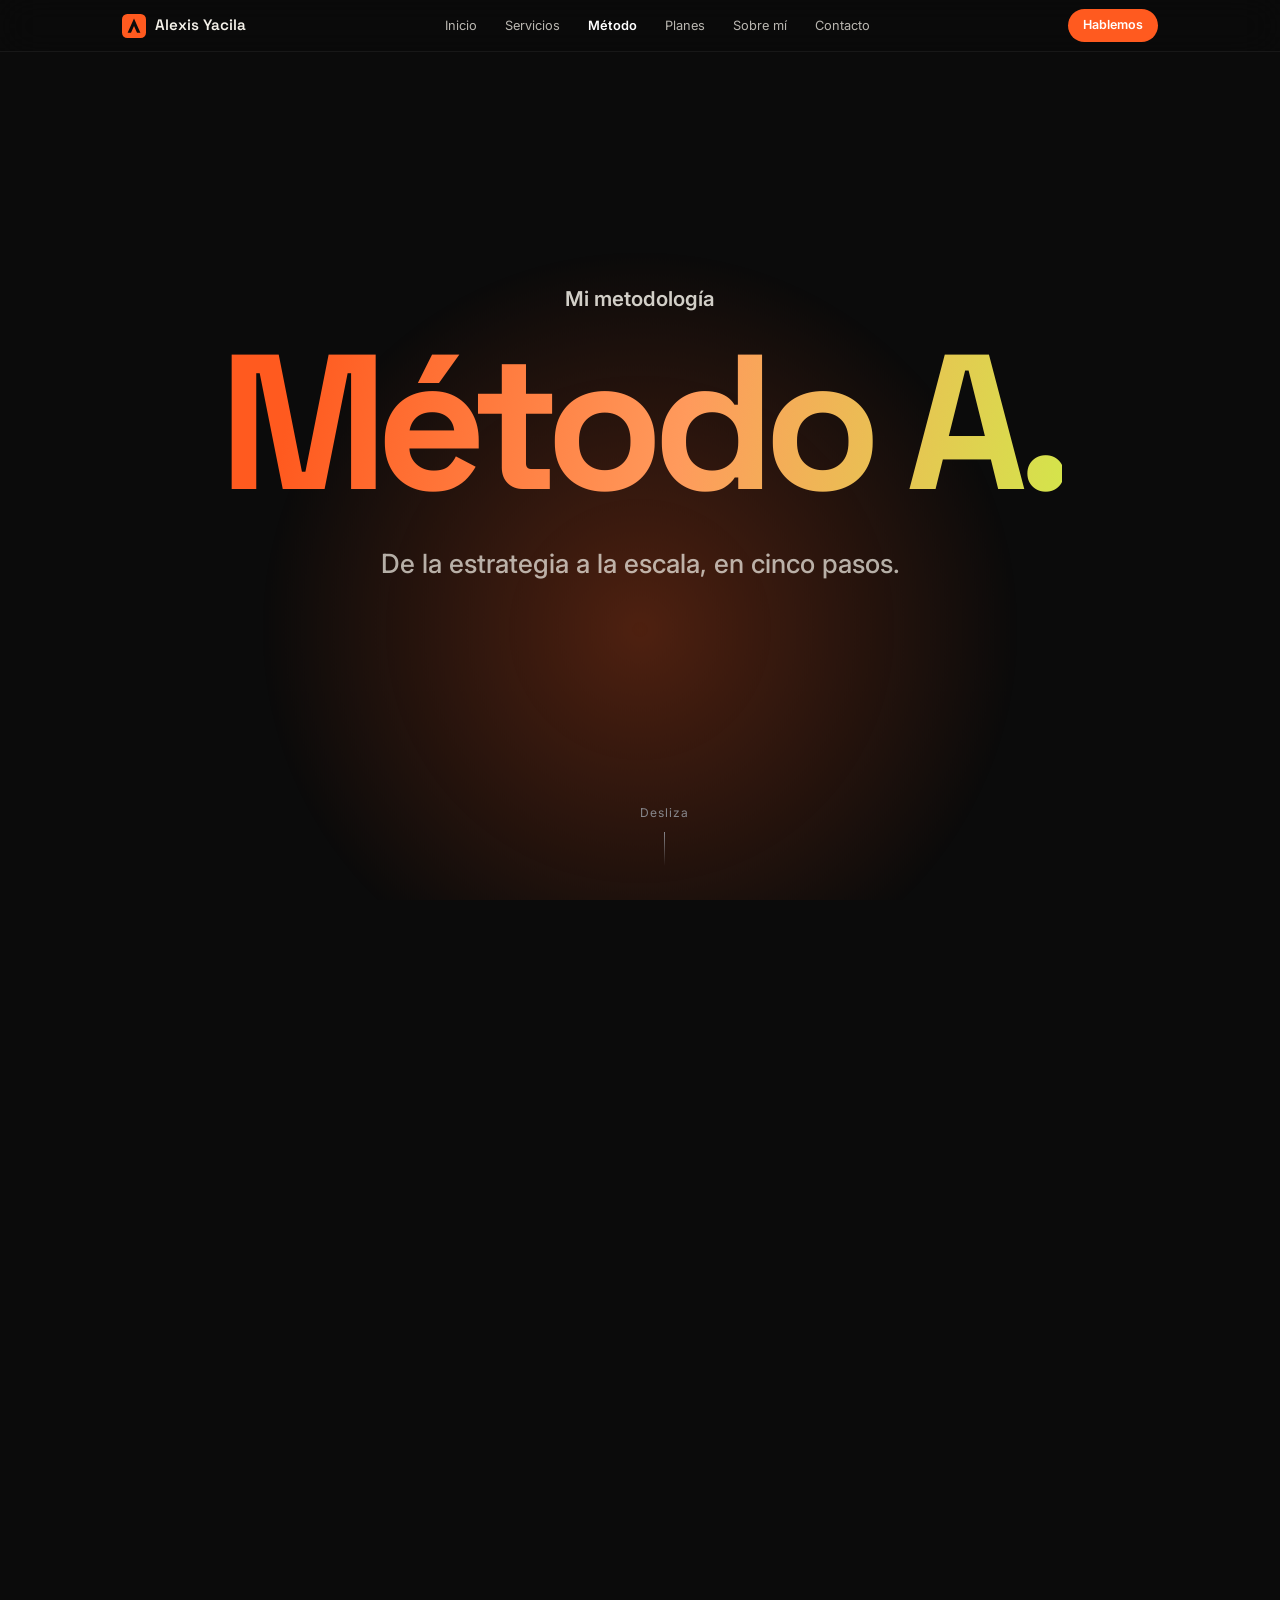
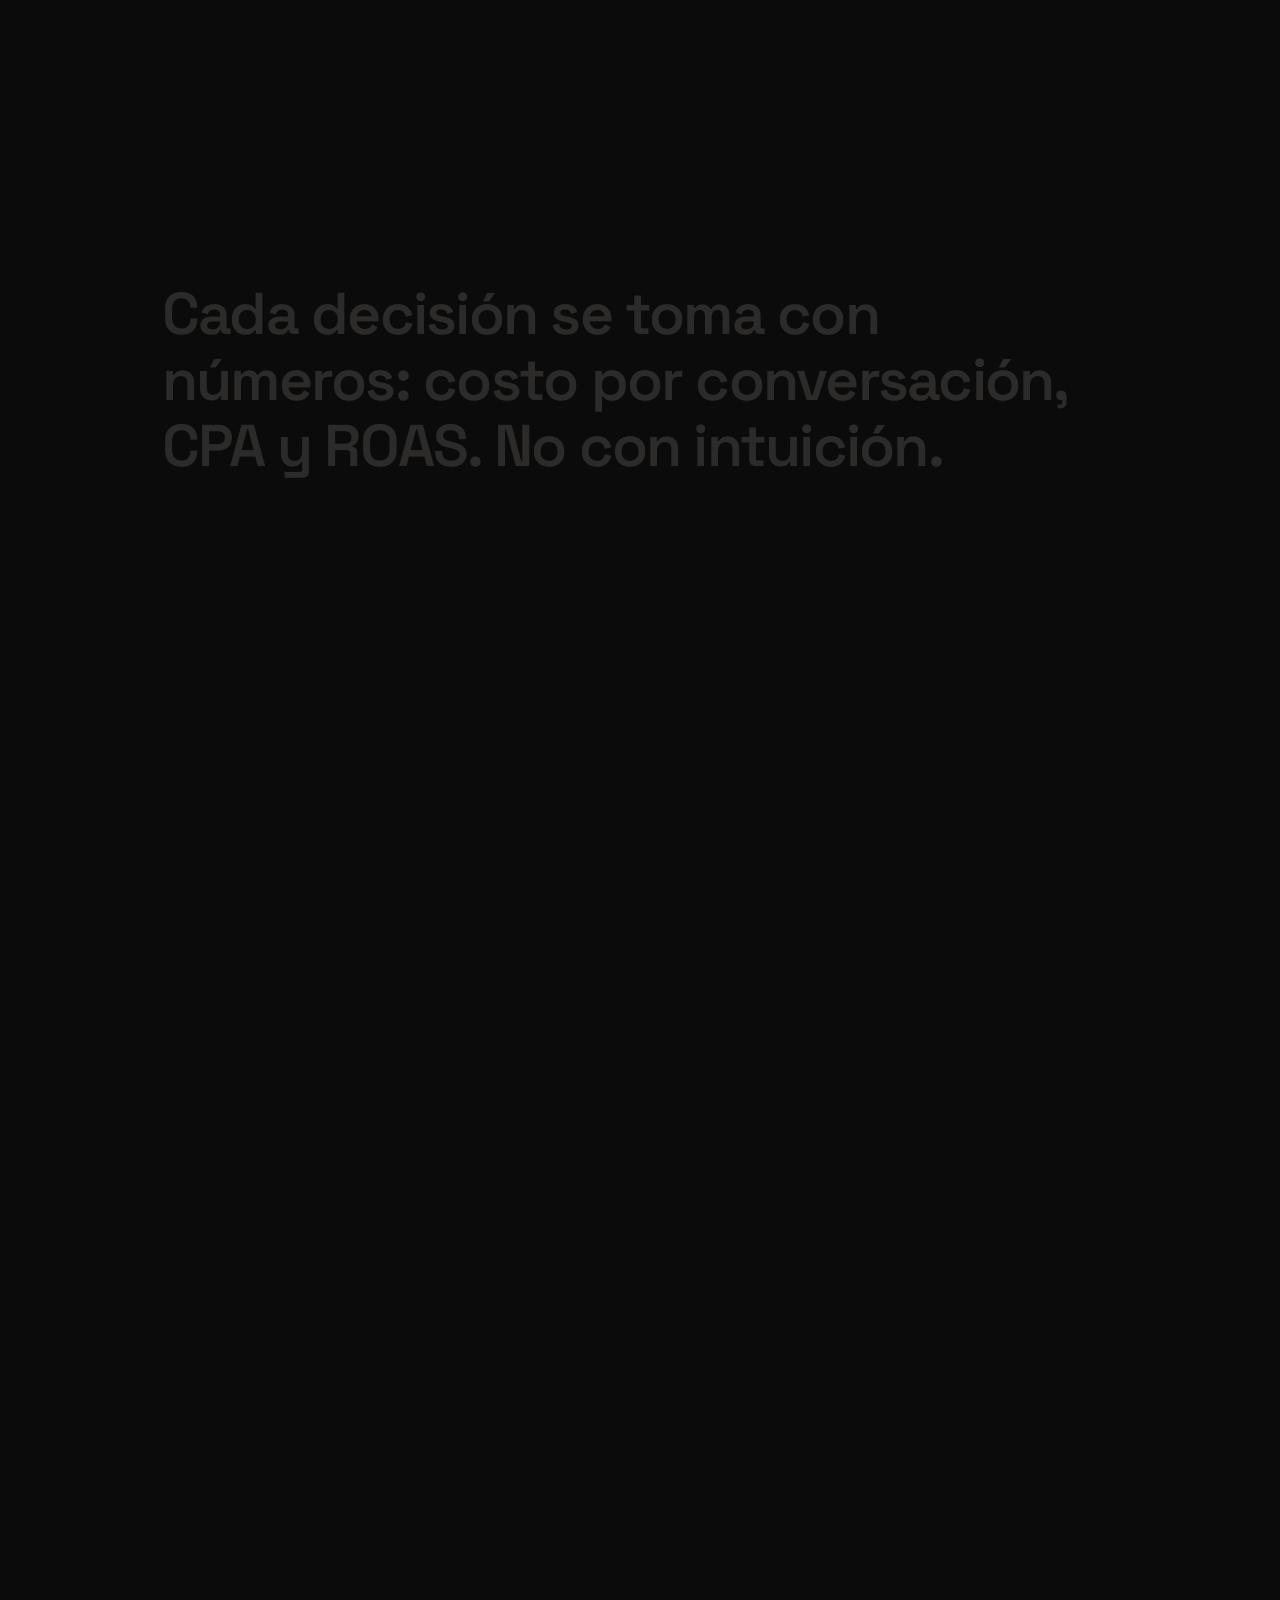
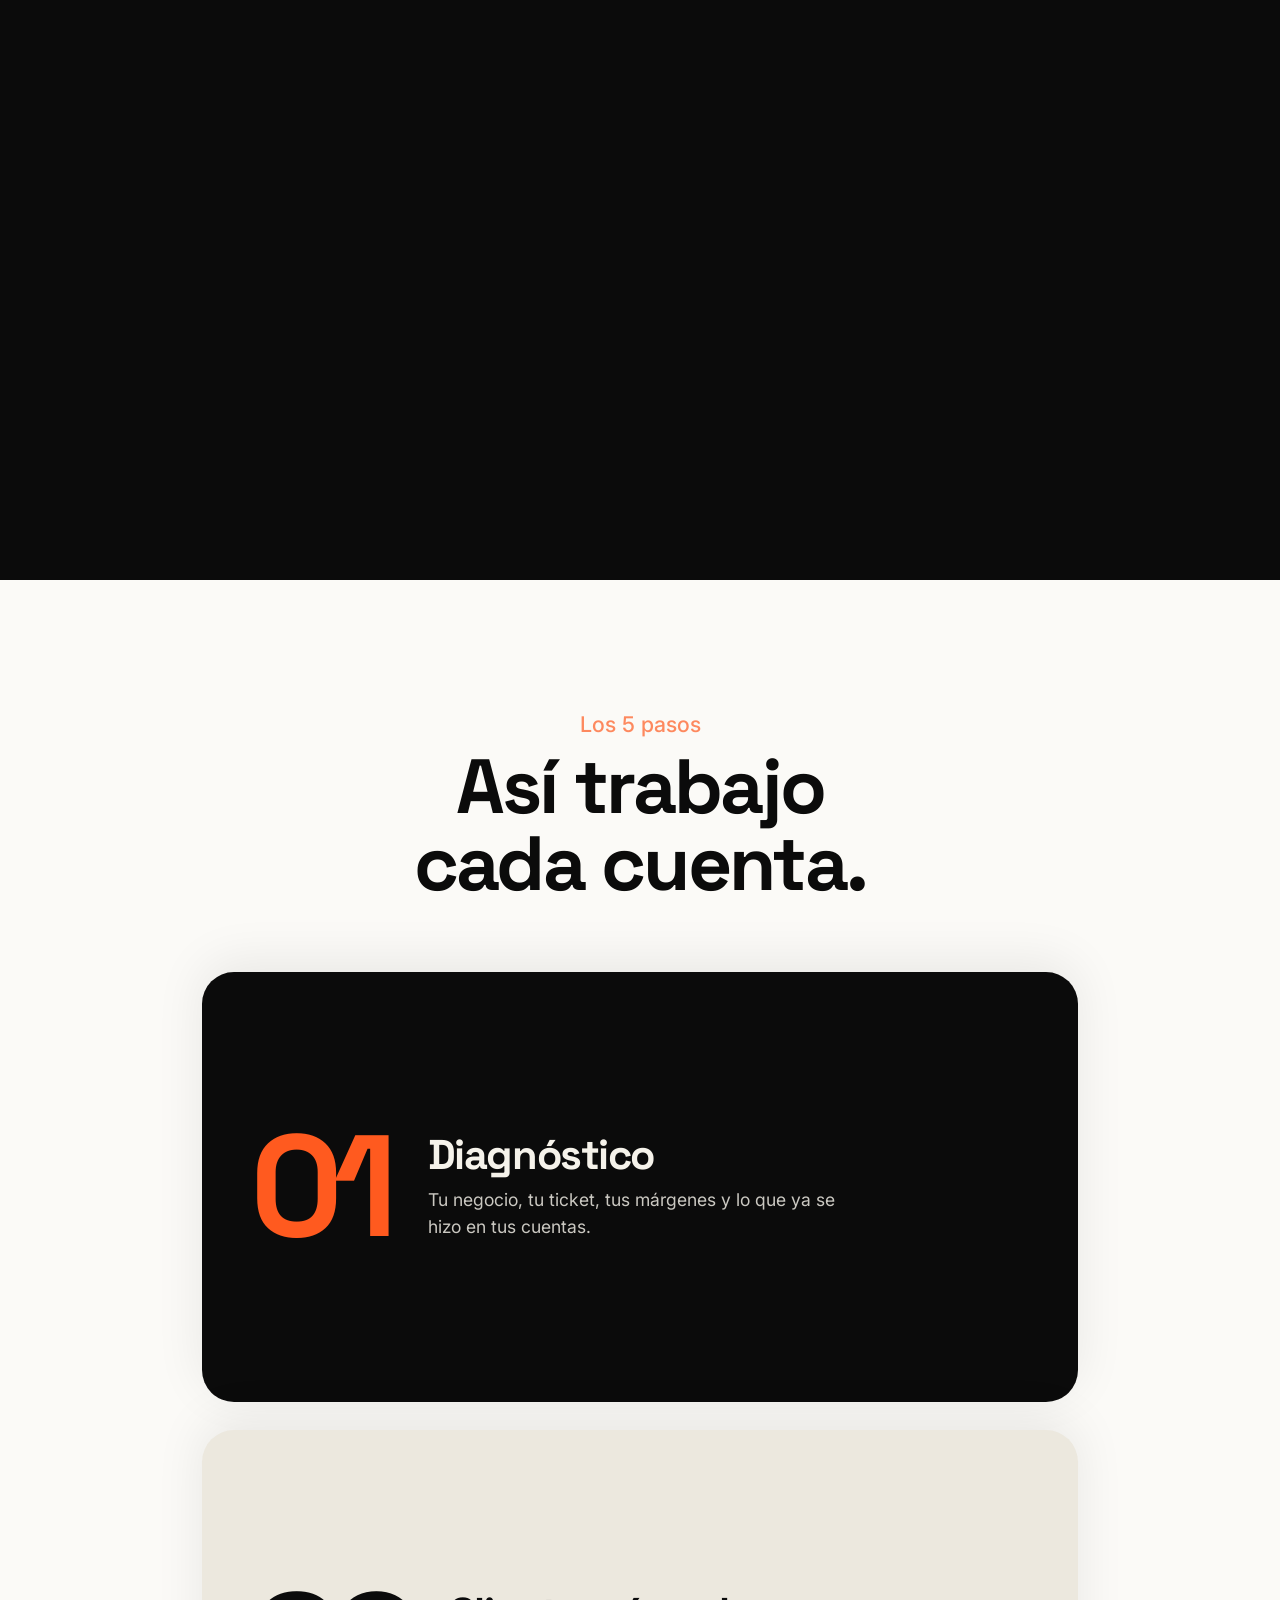
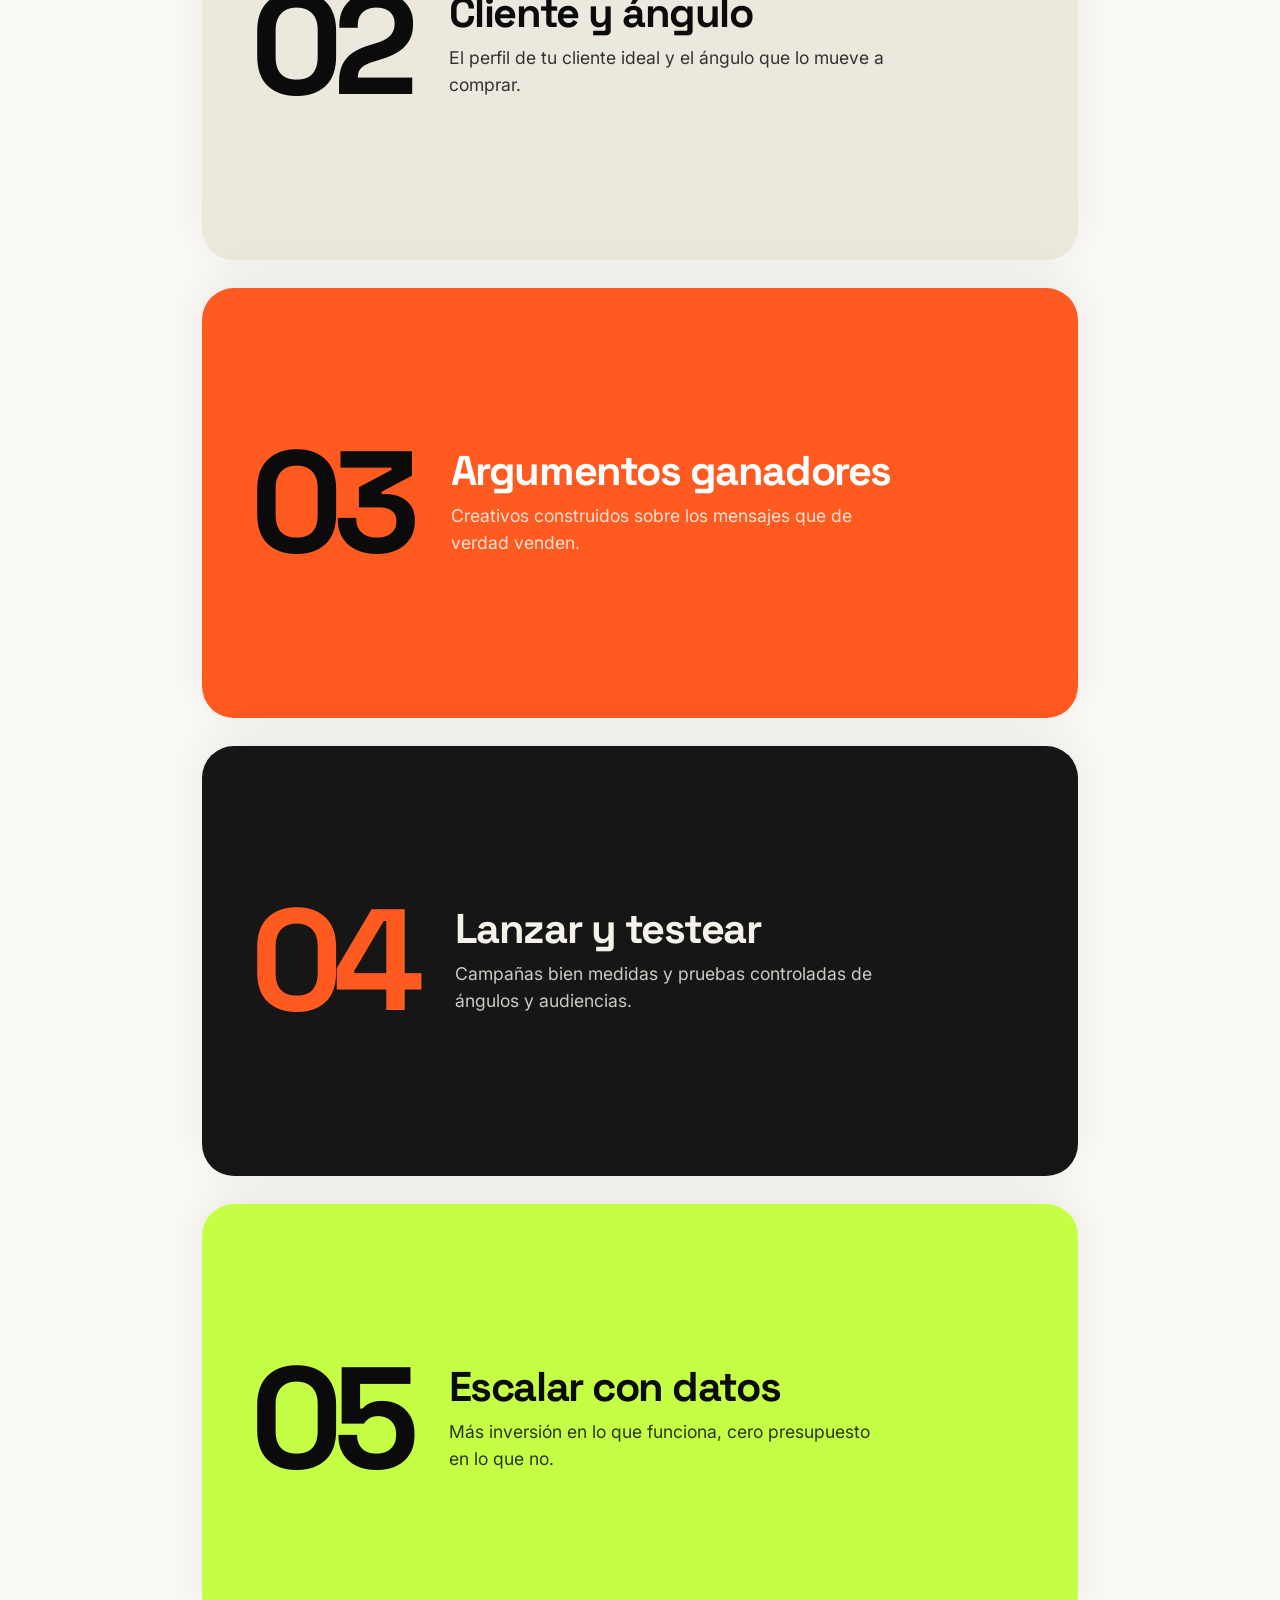
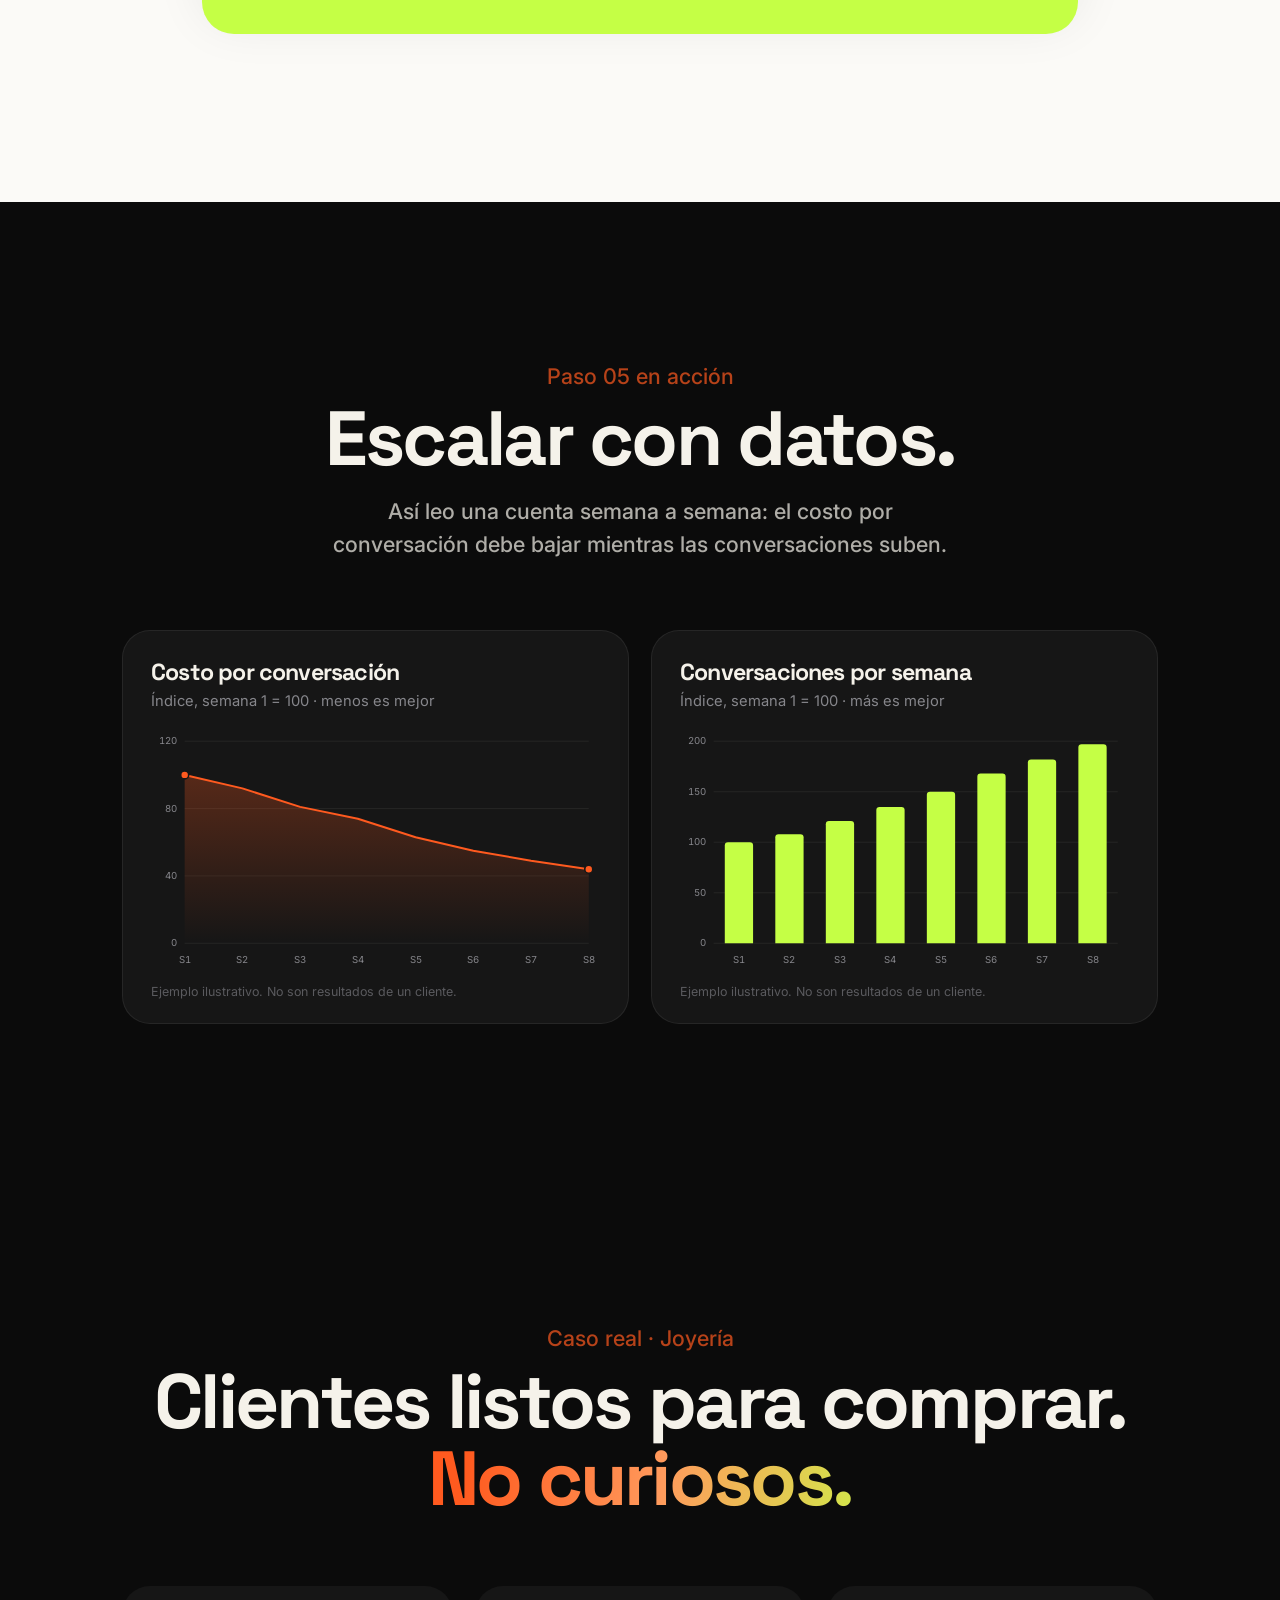
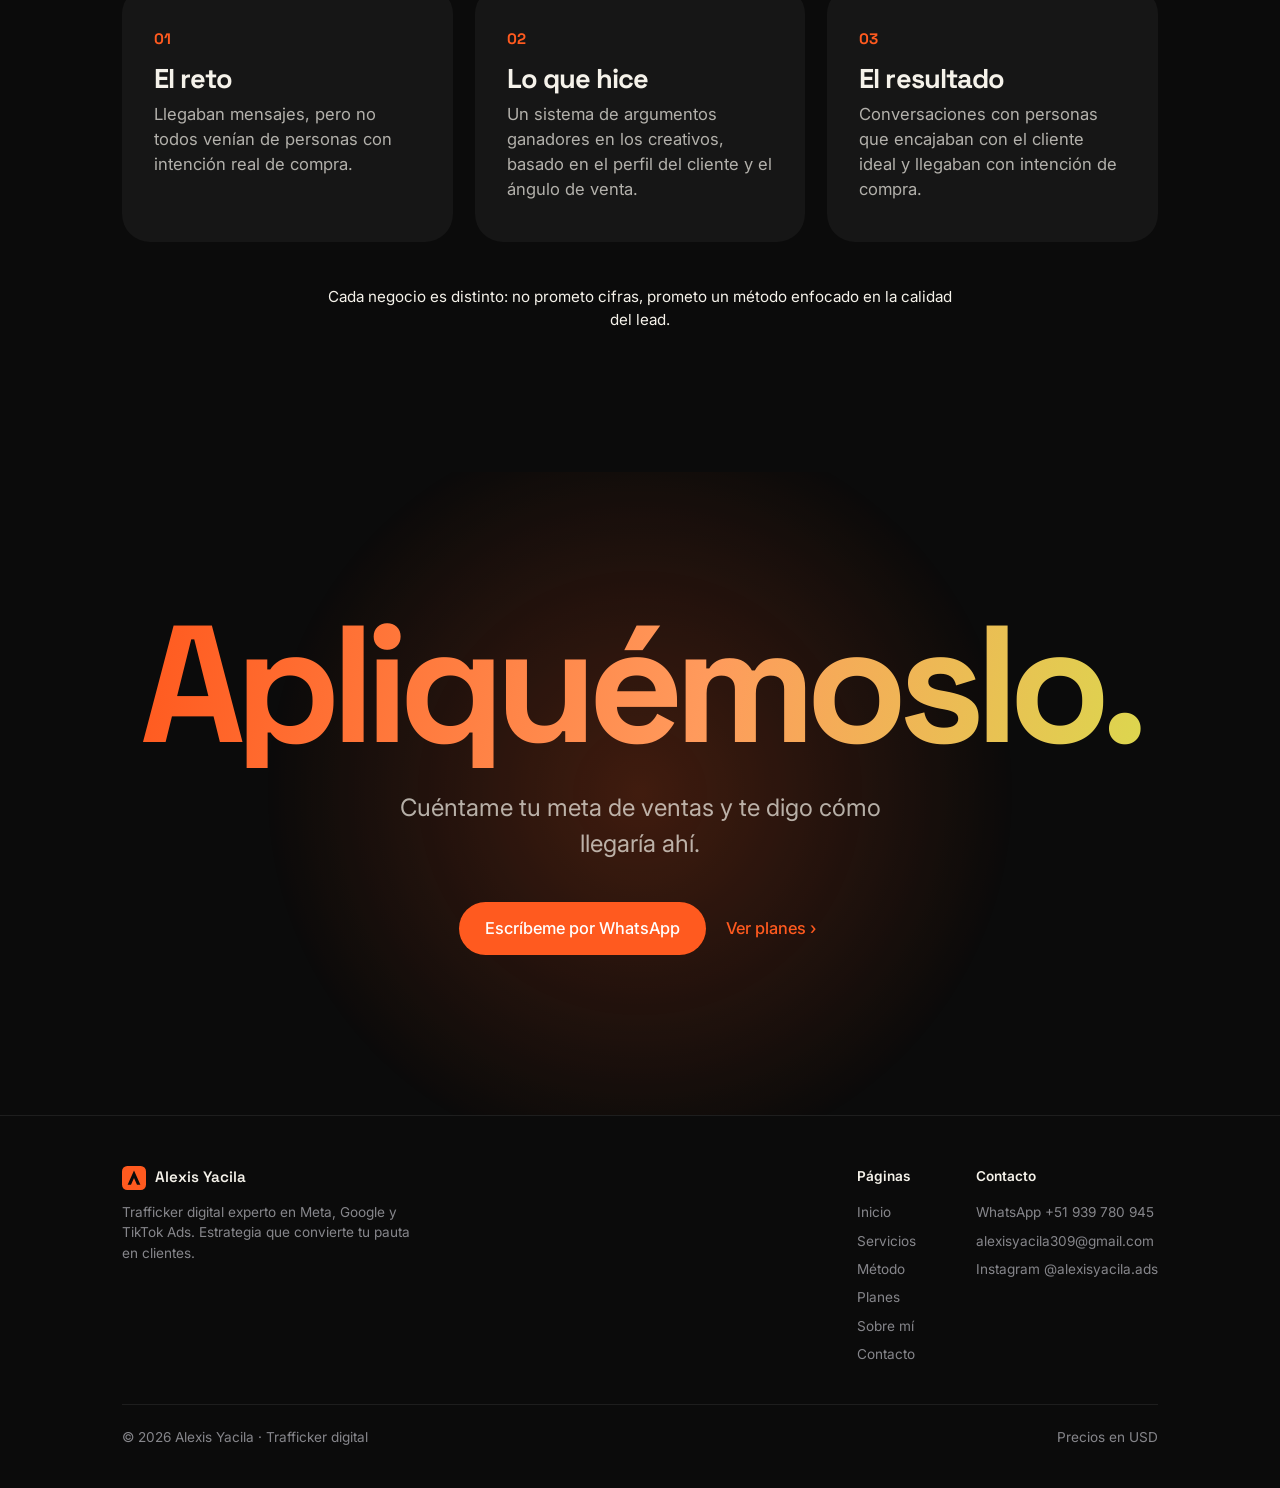
<file: metodo.html>
<!DOCTYPE html>
<html lang="es">
<head>
<meta charset="UTF-8">
<meta name="viewport" content="width=device-width, initial-scale=1.0">
<title>Método A | Alexis Yacila · Trafficker Digital</title>
<meta name="description" content="Método A: de la estrategia a la escala. Diagnóstico, cliente y ángulo, argumentos ganadores, testeo y escala con datos.">
<meta name="theme-color" content="#0B0B0B">
<link rel="preconnect" href="https://fonts.googleapis.com">
<link rel="preconnect" href="https://fonts.gstatic.com" crossorigin>
<link href="https://fonts.googleapis.com/css2?family=Space+Grotesk:wght@500;600;700&family=Inter:wght@400;500;600;700&display=swap" rel="stylesheet">
<link rel="icon" href="assets/img/favicon.svg" type="image/svg+xml">
<link rel="stylesheet" href="assets/css/main.css">
<!-- META PIXEL: pega aquí el código de tu píxel (en todas las páginas) -->
</head>
<body data-page="metodo.html">

<section class="hero-scroll short">
  <div class="sticky">
    <div class="halo"></div>
    <div class="hero-inner">
      <p class="kicker intro">Mi metodología</p>
      <h1 class="hero-title intro i2"><span class="grad">Método A.</span></h1>
      <p class="hero-sub intro i3">De la estrategia a la escala, en cinco pasos.</p>
    </div>
    <div class="scroll-cue intro i4">Desliza</div>
  </div>
</section>

<section class="manifest-sec">
  <div class="sticky">
    <p class="manifest" data-accent="números,intuición">Cada decisión se toma con números: costo por conversación, CPA y ROAS. No con intuición.</p>
  </div>
</section>

<!-- 5 PASOS -->
<section class="sec light" style="padding-top:110px">
  <div class="head fade wrap">
    <p class="eyebrow">Los 5 pasos</p>
    <h2>Así trabajo<br>cada cuenta.</h2>
  </div>
  <div class="stack">
    <div class="s-card"><span class="n">01</span><div><h3>Diagnóstico</h3><p>Tu negocio, tu ticket, tus márgenes y lo que ya se hizo en tus cuentas.</p></div></div>
    <div class="s-card"><span class="n">02</span><div><h3>Cliente y ángulo</h3><p>El perfil de tu cliente ideal y el ángulo que lo mueve a comprar.</p></div></div>
    <div class="s-card"><span class="n">03</span><div><h3>Argumentos ganadores</h3><p>Creativos construidos sobre los mensajes que de verdad venden.</p></div></div>
    <div class="s-card"><span class="n">04</span><div><h3>Lanzar y testear</h3><p>Campañas bien medidas y pruebas controladas de ángulos y audiencias.</p></div></div>
    <div class="s-card"><span class="n">05</span><div><h3>Escalar con datos</h3><p>Más inversión en lo que funciona, cero presupuesto en lo que no.</p></div></div>
  </div>
</section>

<!-- GRÁFICOS -->
<section class="sec dark">
  <div class="wrap">
    <div class="head fade">
      <p class="eyebrow">Paso 05 en acción</p>
      <h2>Escalar con datos.</h2>
      <p>Así leo una cuenta semana a semana: el costo por conversación debe bajar mientras las conversaciones suben.</p>
    </div>
    <div class="charts">
      <div class="chart-card fade">
        <h3>Costo por conversación</h3>
        <p class="sub">Índice, semana 1 = 100 · menos es mejor</p>
        <div class="chart" data-chart="line" data-values="100,92,81,74,63,55,49,44" data-max="120" data-ticks="0,40,80,120"></div>
        <p class="chart-foot">Ejemplo ilustrativo. No son resultados de un cliente.</p>
      </div>
      <div class="chart-card fade" style="--d:.12s">
        <h3>Conversaciones por semana</h3>
        <p class="sub">Índice, semana 1 = 100 · más es mejor</p>
        <div class="chart" data-chart="bars" data-values="100,108,121,135,150,168,182,197" data-max="200" data-ticks="0,50,100,150,200"></div>
        <p class="chart-foot">Ejemplo ilustrativo. No son resultados de un cliente.</p>
      </div>
    </div>
  </div>
</section>

<!-- CASO -->
<section class="sec dark">
  <div class="wrap">
    <div class="head fade">
      <p class="eyebrow">Caso real · Joyería</p>
      <h2>Clientes listos para comprar.<br><span class="grad">No curiosos.</span></h2>
    </div>
    <div class="trio">
      <div class="t-card fade"><span class="num">01</span><h3>El reto</h3><p>Llegaban mensajes, pero no todos venían de personas con intención real de compra.</p></div>
      <div class="t-card fade" style="--d:.12s"><span class="num">02</span><h3>Lo que hice</h3><p>Un sistema de argumentos ganadores en los creativos, basado en el perfil del cliente y el ángulo de venta.</p></div>
      <div class="t-card fade" style="--d:.24s"><span class="num">03</span><h3>El resultado</h3><p>Conversaciones con personas que encajaban con el cliente ideal y llegaban con intención de compra.</p></div>
    </div>
    <p class="note fade">Cada negocio es distinto: no prometo cifras, prometo un método enfocado en la calidad del lead.</p>
  </div>
</section>

<section class="cta">
  <div class="halo"></div>
  <h2 class="grad fade">Apliquémoslo.</h2>
  <p class="fade" style="--d:.15s">Cuéntame tu meta de ventas y te digo cómo llegaría ahí.</p>
  <div class="btns fade" style="--d:.3s">
    <a class="btn btn-main" data-wa="Hola Alexis, vi tu Método A y quiero aplicarlo en mi negocio." href="#">Escríbeme por WhatsApp</a>
    <a class="btn btn-link" href="planes.html">Ver planes ›</a>
  </div>
</section>

<!-- Scripts: configuración, núcleo, componentes, efectos y arranque -->
<script src="assets/js/config.js"></script>
<script src="assets/js/core/utils.js"></script>
<script src="assets/js/core/scroll-engine.js"></script>
<script src="assets/js/components/layout.js"></script>
<script src="assets/js/components/intro-loader.js"></script>
<script src="assets/js/components/reveal.js"></script>
<script src="assets/js/components/faq.js"></script>
<script src="assets/js/components/contact-form.js"></script>
<script src="assets/js/components/charts.js"></script>
<script src="assets/js/effects/hero.js"></script>
<script src="assets/js/effects/text-reveal.js"></script>
<script src="assets/js/effects/photo-float.js"></script>
<script src="assets/js/effects/stats-counter.js"></script>
<script src="assets/js/effects/horizontal-cards.js"></script>
<script src="assets/js/effects/stacked-cards.js"></script>
<script src="assets/js/effects/photo-expand.js"></script>
<script src="assets/js/main.js"></script>
</body>
</html>
</file>
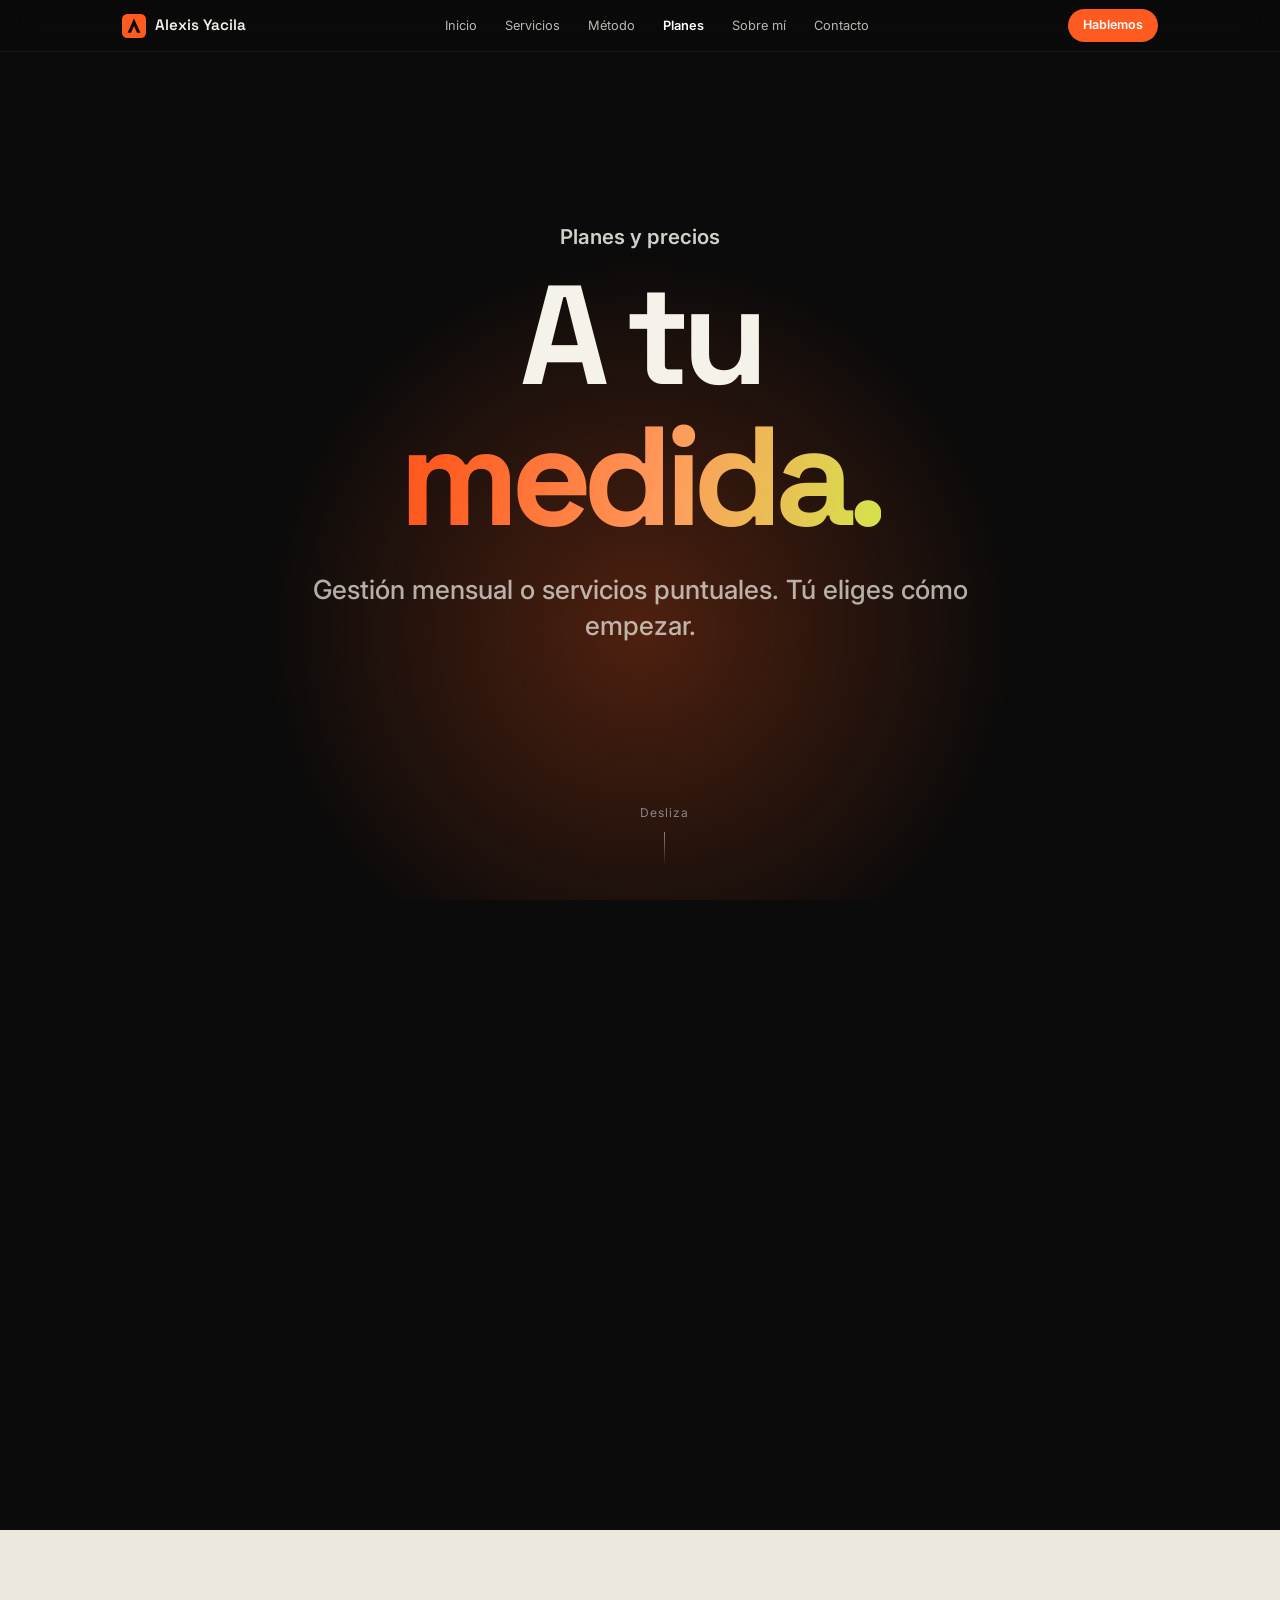
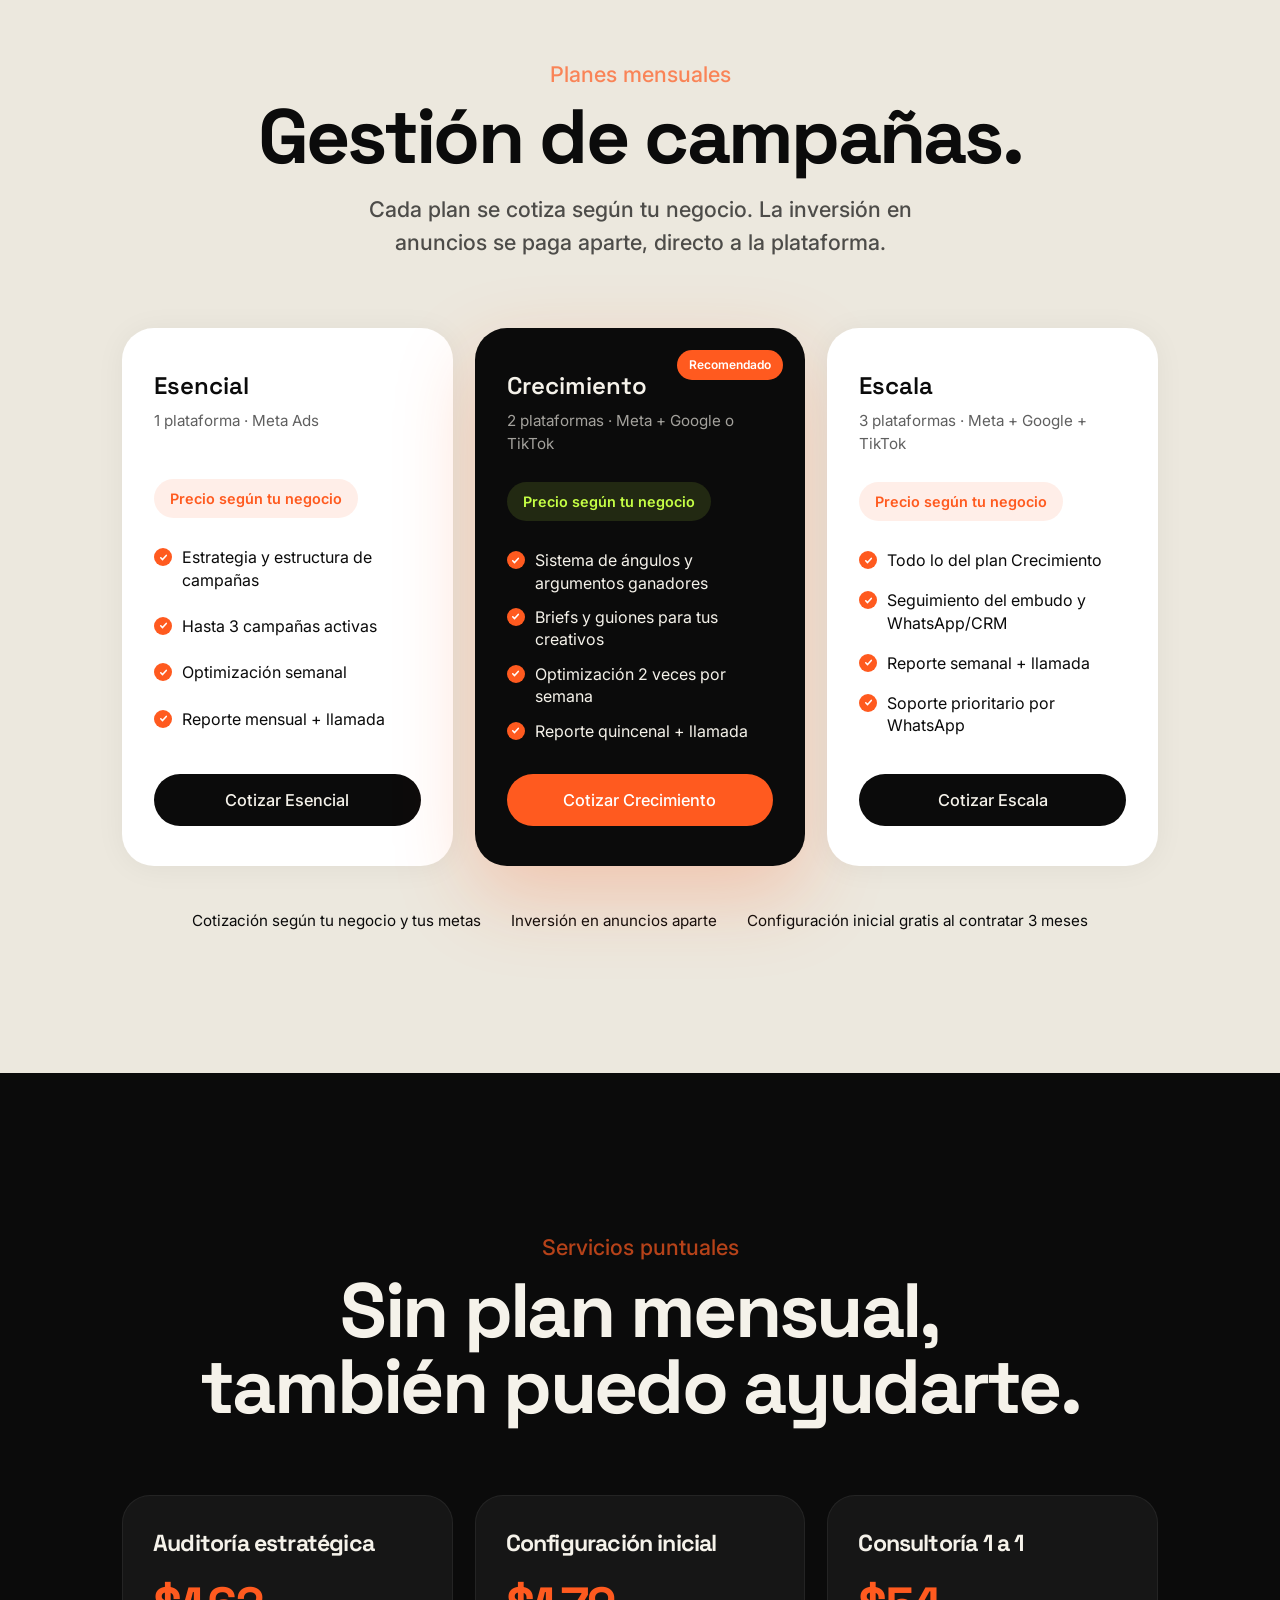
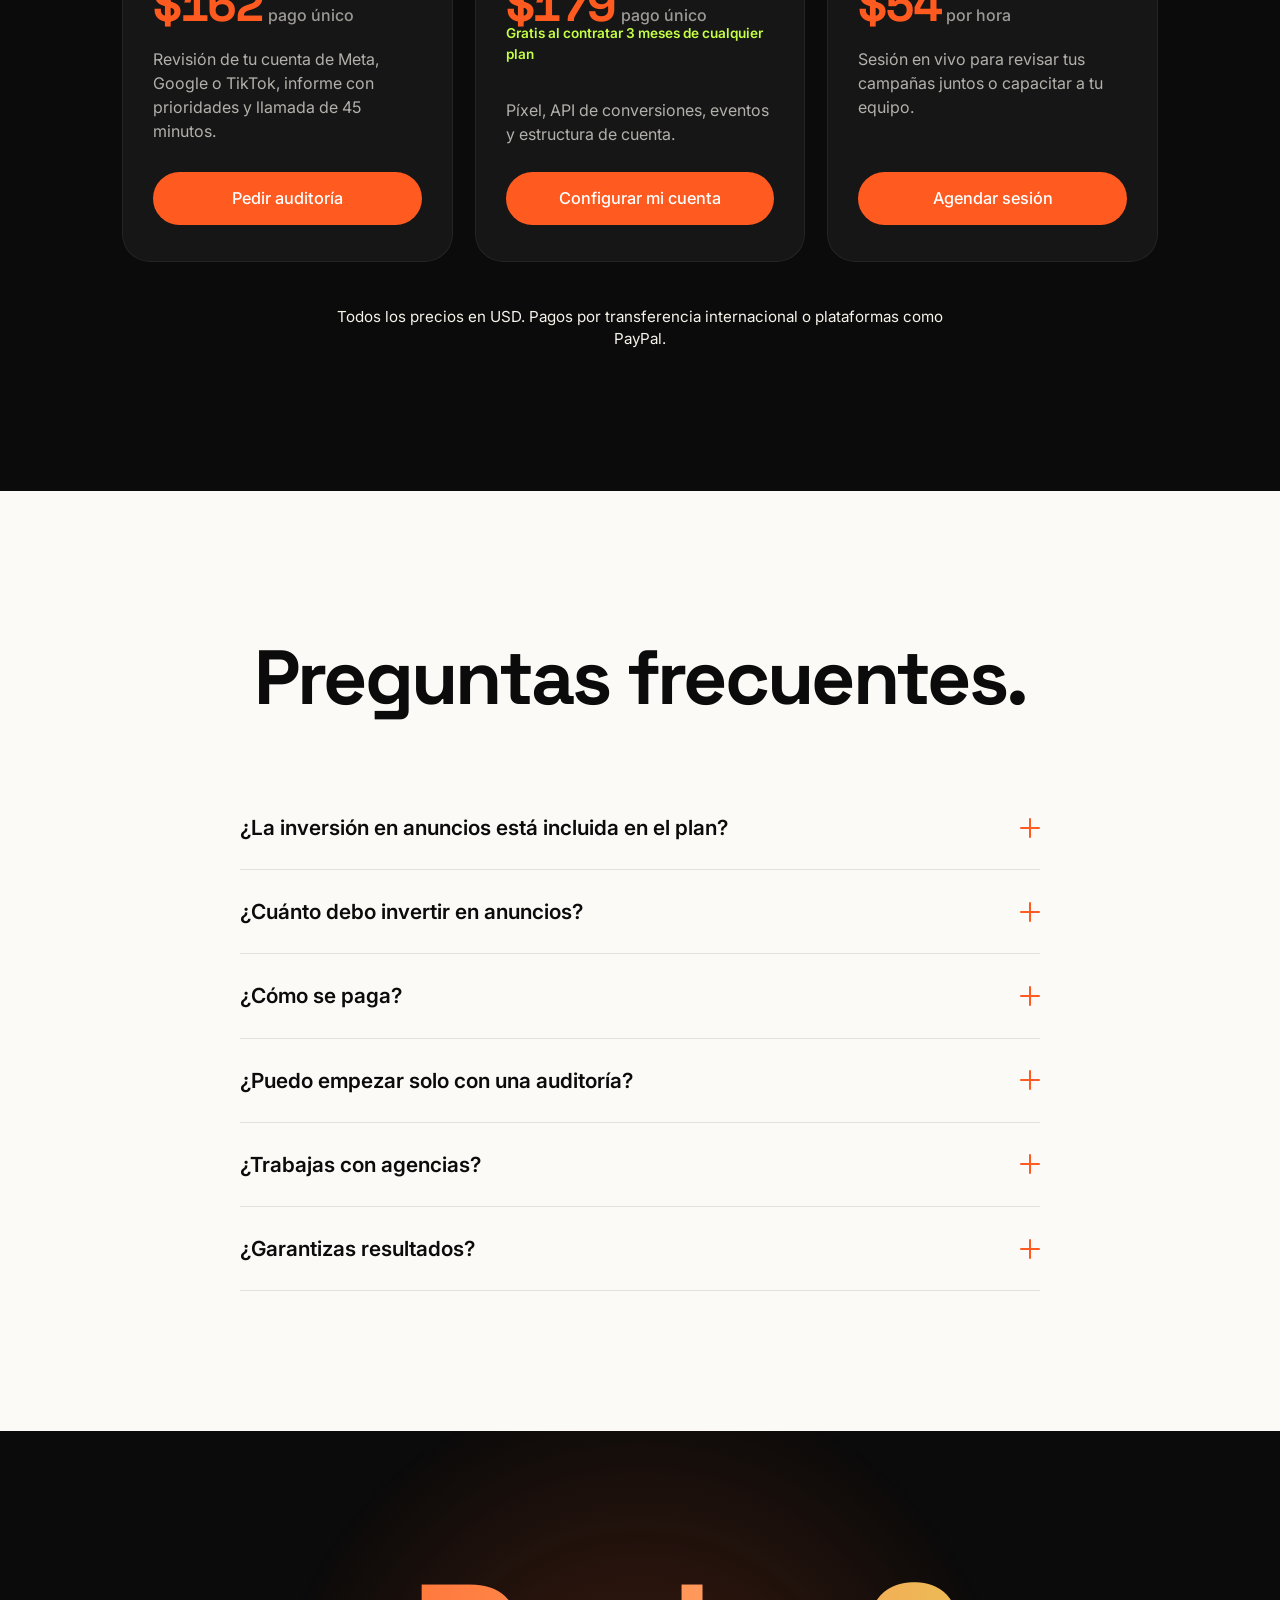
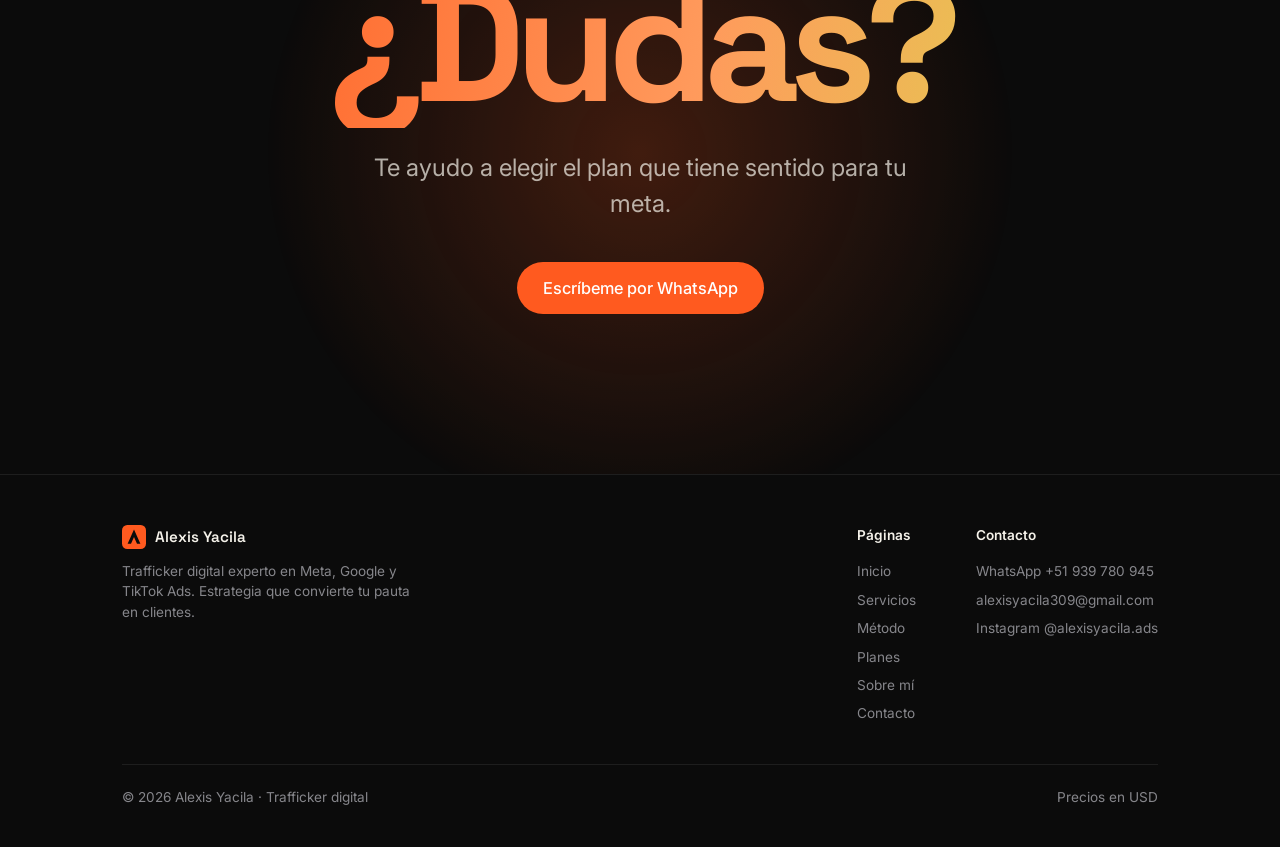
<file: planes.html>
<!DOCTYPE html>
<html lang="es">
<head>
<meta charset="UTF-8">
<meta name="viewport" content="width=device-width, initial-scale=1.0">
<title>Planes y precios | Alexis Yacila · Trafficker Digital</title>
<meta name="description" content="Planes mensuales de gestión de campañas a tu medida. Auditoría estratégica $180, configuración inicial $200 y consultoría $60/hora. Precios en USD.">
<meta name="theme-color" content="#0B0B0B">
<link rel="preconnect" href="https://fonts.googleapis.com">
<link rel="preconnect" href="https://fonts.gstatic.com" crossorigin>
<link href="https://fonts.googleapis.com/css2?family=Space+Grotesk:wght@500;600;700&family=Inter:wght@400;500;600;700&display=swap" rel="stylesheet">
<link rel="icon" href="assets/img/favicon.svg" type="image/svg+xml">
<link rel="stylesheet" href="assets/css/main.css">
<!-- META PIXEL: pega aquí el código de tu píxel (en todas las páginas) -->
</head>
<body data-page="planes.html">

<section class="hero-scroll short">
  <div class="sticky">
    <div class="halo"></div>
    <div class="hero-inner">
      <p class="kicker intro">Planes y precios</p>
      <h1 class="hero-title mid intro i2">A tu<br><span class="grad">medida.</span></h1>
      <p class="hero-sub intro i3">Gestión mensual o servicios puntuales. Tú eliges cómo empezar.</p>
    </div>
    <div class="scroll-cue intro i4">Desliza</div>
  </div>
</section>

<!-- PLANES MENSUALES -->
<section class="sec cream" style="padding-top:110px">
  <div class="wrap">
    <div class="head fade">
      <p class="eyebrow">Planes mensuales</p>
      <h2>Gestión de campañas.</h2>
      <p>Cada plan se cotiza según tu negocio. La inversión en anuncios se paga aparte, directo a la plataforma.</p>
    </div>
    <div class="plans">
      <div class="plan fade">
        <span class="name">Esencial</span>
        <span class="scope">1 plataforma · Meta Ads</span>
        <div class="quote">Precio según tu negocio</div>
        <ul>
          <li>Estrategia y estructura de campañas</li>
          <li>Hasta 3 campañas activas</li>
          <li>Optimización semanal</li>
          <li>Reporte mensual + llamada</li>
        </ul>
        <a class="btn" data-wa="Hola Alexis, me interesa el plan Esencial." href="#">Cotizar Esencial</a>
      </div>
      <div class="plan best fade" style="--d:.12s">
        <span class="badge">Recomendado</span>
        <span class="name">Crecimiento</span>
        <span class="scope">2 plataformas · Meta + Google o TikTok</span>
        <div class="quote">Precio según tu negocio</div>
        <ul>
          <li>Sistema de ángulos y argumentos ganadores</li>
          <li>Briefs y guiones para tus creativos</li>
          <li>Optimización 2 veces por semana</li>
          <li>Reporte quincenal + llamada</li>
        </ul>
        <a class="btn btn-main" data-wa="Hola Alexis, me interesa el plan Crecimiento." href="#">Cotizar Crecimiento</a>
      </div>
      <div class="plan fade" style="--d:.24s">
        <span class="name">Escala</span>
        <span class="scope">3 plataformas · Meta + Google + TikTok</span>
        <div class="quote">Precio según tu negocio</div>
        <ul>
          <li>Todo lo del plan Crecimiento</li>
          <li>Seguimiento del embudo y WhatsApp/CRM</li>
          <li>Reporte semanal + llamada</li>
          <li>Soporte prioritario por WhatsApp</li>
        </ul>
        <a class="btn" data-wa="Hola Alexis, me interesa el plan Escala." href="#">Cotizar Escala</a>
      </div>
    </div>
    <div class="plan-note fade">
      <span>Cotización según tu negocio y tus metas</span>
      <span>Inversión en anuncios aparte</span>
      <span>Configuración inicial gratis al contratar 3 meses</span>
    </div>
  </div>
</section>

<!-- SERVICIOS PUNTUALES -->
<section class="sec dark" id="puntuales">
  <div class="wrap">
    <div class="head fade">
      <p class="eyebrow">Servicios puntuales</p>
      <h2>Sin plan mensual,<br>también puedo ayudarte.</h2>
    </div>
    <div class="oneoff">
      <div class="o-card fade">
        <h3>Auditoría estratégica</h3>
        <div class="price"><b data-price="180" data-prefix="$">$180</b><span>pago único</span></div>
        <p>Revisión de tu cuenta de Meta, Google o TikTok, informe con prioridades y llamada de 45 minutos.</p>
        <a class="btn btn-main" data-wa="Hola Alexis, quiero la Auditoría estratégica ($180)." href="#">Pedir auditoría</a>
      </div>
      <div class="o-card fade" style="--d:.12s">
        <h3>Configuración inicial</h3>
        <div class="price"><b data-price="200" data-prefix="$">$200</b><span>pago único</span></div>
        <span class="extra">Gratis al contratar 3 meses de cualquier plan</span>
        <p>Píxel, API de conversiones, eventos y estructura de cuenta.</p>
        <a class="btn btn-main" data-wa="Hola Alexis, quiero la Configuración inicial ($200)." href="#">Configurar mi cuenta</a>
      </div>
      <div class="o-card fade" style="--d:.24s">
        <h3>Consultoría 1 a 1</h3>
        <div class="price"><b data-price="60" data-prefix="$">$60</b><span>por hora</span></div>
        <p>Sesión en vivo para revisar tus campañas juntos o capacitar a tu equipo.</p>
        <a class="btn btn-main" data-wa="Hola Alexis, quiero agendar una Consultoría 1 a 1 ($60/hora)." href="#">Agendar sesión</a>
      </div>
    </div>
    <p class="note fade">Todos los precios en USD. Pagos por transferencia internacional o plataformas como PayPal.</p>
  </div>
</section>

<!-- FAQ -->
<section class="sec light">
  <div class="wrap">
    <div class="head fade"><h2>Preguntas frecuentes.</h2></div>
    <div class="faq">
      <div class="qa fade"><button>¿La inversión en anuncios está incluida en el plan?<span class="pl"></span></button><div class="ans"><div><p>No. El plan cubre mi gestión. La inversión en anuncios se paga aparte, directo a Meta, Google o TikTok con tu propia tarjeta.</p></div></div></div>
      <div class="qa fade"><button>¿Cuánto debo invertir en anuncios?<span class="pl"></span></button><div class="ans"><div><p>Depende de tu meta de ventas y tu ticket promedio. En la primera conversación calculamos juntos cuánto necesitas para que los números tengan sentido.</p></div></div></div>
      <div class="qa fade"><button>¿Cómo se paga?<span class="pl"></span></button><div class="ans"><div><p>Por transferencia internacional o plataformas como PayPal. Todos los precios están en dólares (USD).</p></div></div></div>
      <div class="qa fade"><button>¿Puedo empezar solo con una auditoría?<span class="pl"></span></button><div class="ans"><div><p>Sí. La auditoría estratégica ($180) es una buena forma de empezar: revisas tu cuenta conmigo y sales con un plan de acción priorizado.</p></div></div></div>
      <div class="qa fade"><button>¿Trabajas con agencias?<span class="pl"></span></button><div class="ans"><div><p>Sí. Trabajo como trafficker aliado de agencias publicitarias que necesitan un experto en pauta para sus clientes.</p></div></div></div>
      <div class="qa fade"><button>¿Garantizas resultados?<span class="pl"></span></button><div class="ans"><div><p>No prometo cifras, porque cada negocio es distinto. Prometo un método enfocado en la calidad del lead, decisiones con datos y comunicación clara.</p></div></div></div>
    </div>
  </div>
</section>

<section class="cta">
  <div class="halo"></div>
  <h2 class="grad fade">¿Dudas?</h2>
  <p class="fade" style="--d:.15s">Te ayudo a elegir el plan que tiene sentido para tu meta.</p>
  <div class="btns fade" style="--d:.3s">
    <a class="btn btn-main" data-wa="Hola Alexis, quiero ayuda para elegir un plan." href="#">Escríbeme por WhatsApp</a>
  </div>
</section>

<!-- Scripts: configuración, núcleo, componentes, efectos y arranque -->
<script src="assets/js/config.js"></script>
<script src="assets/js/core/utils.js"></script>
<script src="assets/js/core/scroll-engine.js"></script>
<script src="assets/js/components/layout.js"></script>
<script src="assets/js/components/intro-loader.js"></script>
<script src="assets/js/components/reveal.js"></script>
<script src="assets/js/components/faq.js"></script>
<script src="assets/js/components/contact-form.js"></script>
<script src="assets/js/components/charts.js"></script>
<script src="assets/js/effects/hero.js"></script>
<script src="assets/js/effects/text-reveal.js"></script>
<script src="assets/js/effects/photo-float.js"></script>
<script src="assets/js/effects/stats-counter.js"></script>
<script src="assets/js/effects/horizontal-cards.js"></script>
<script src="assets/js/effects/stacked-cards.js"></script>
<script src="assets/js/effects/photo-expand.js"></script>
<script src="assets/js/main.js"></script>
</body>
</html>
</file>
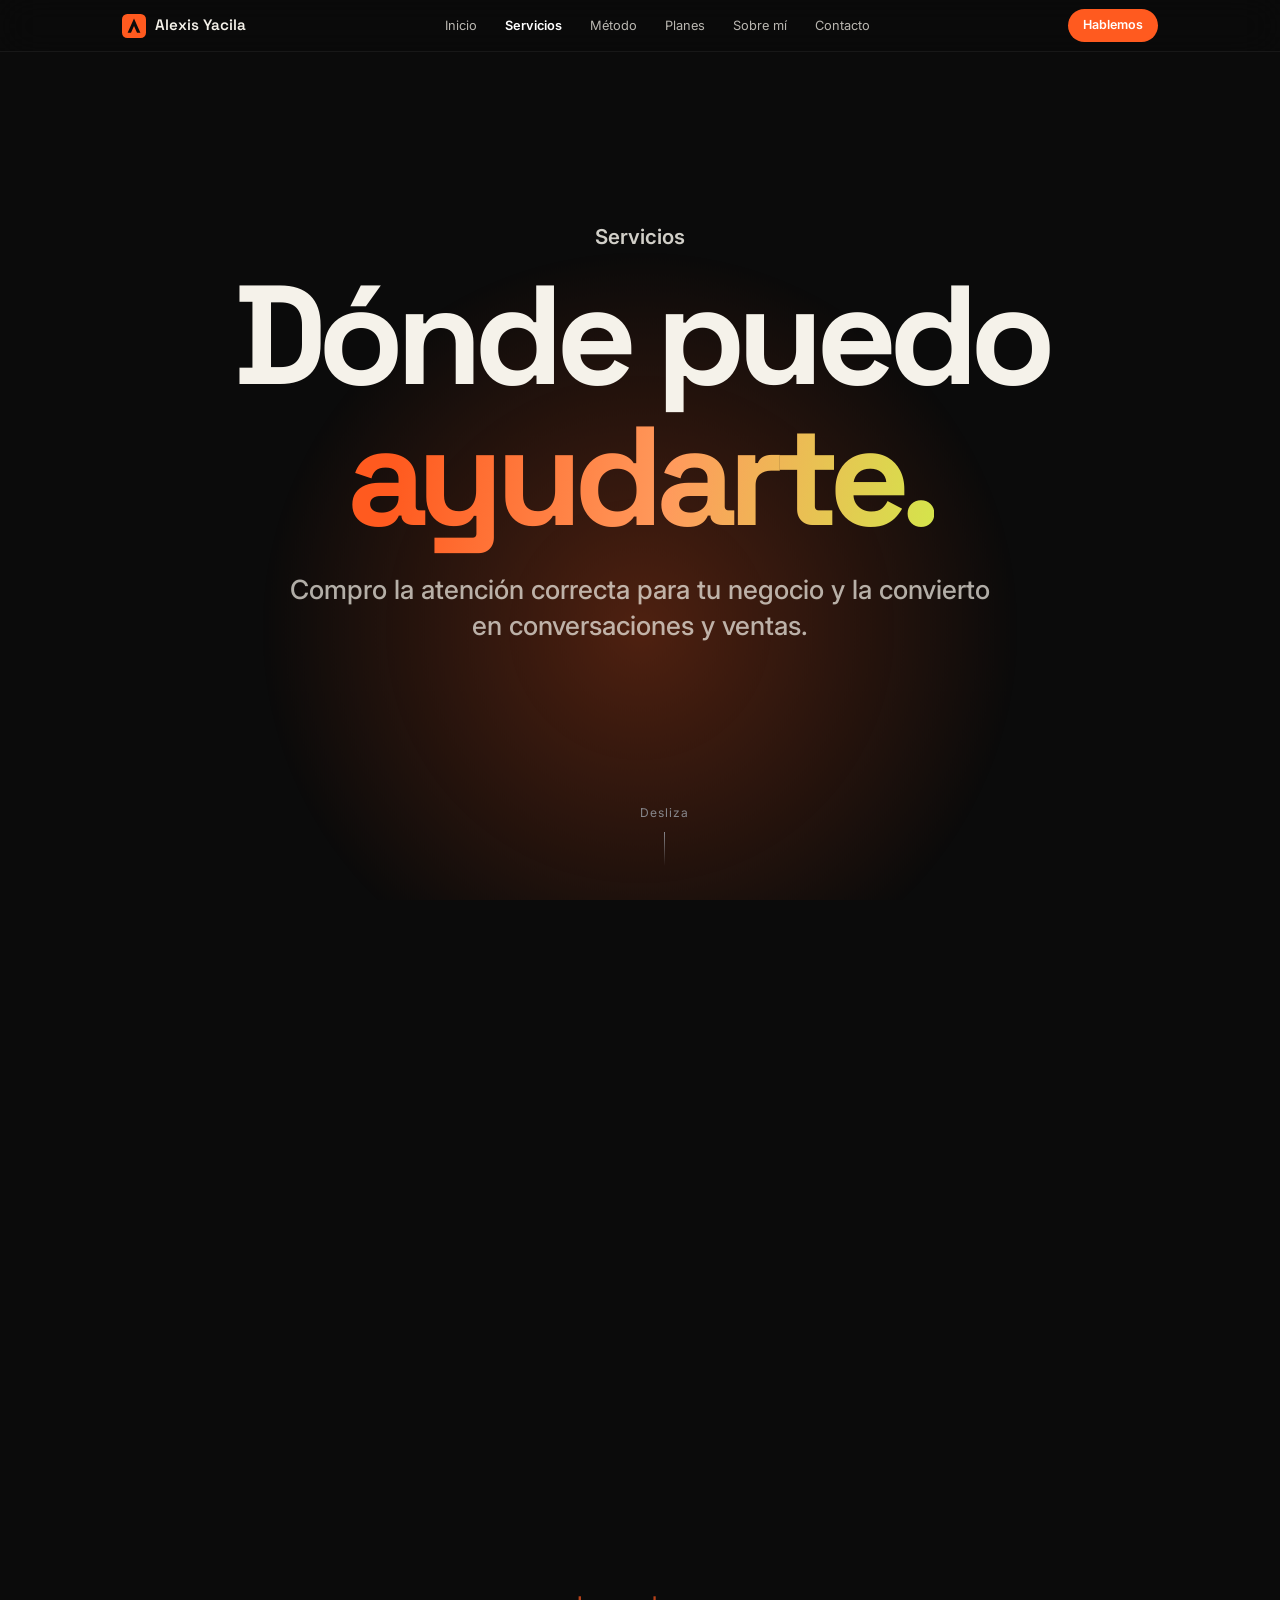
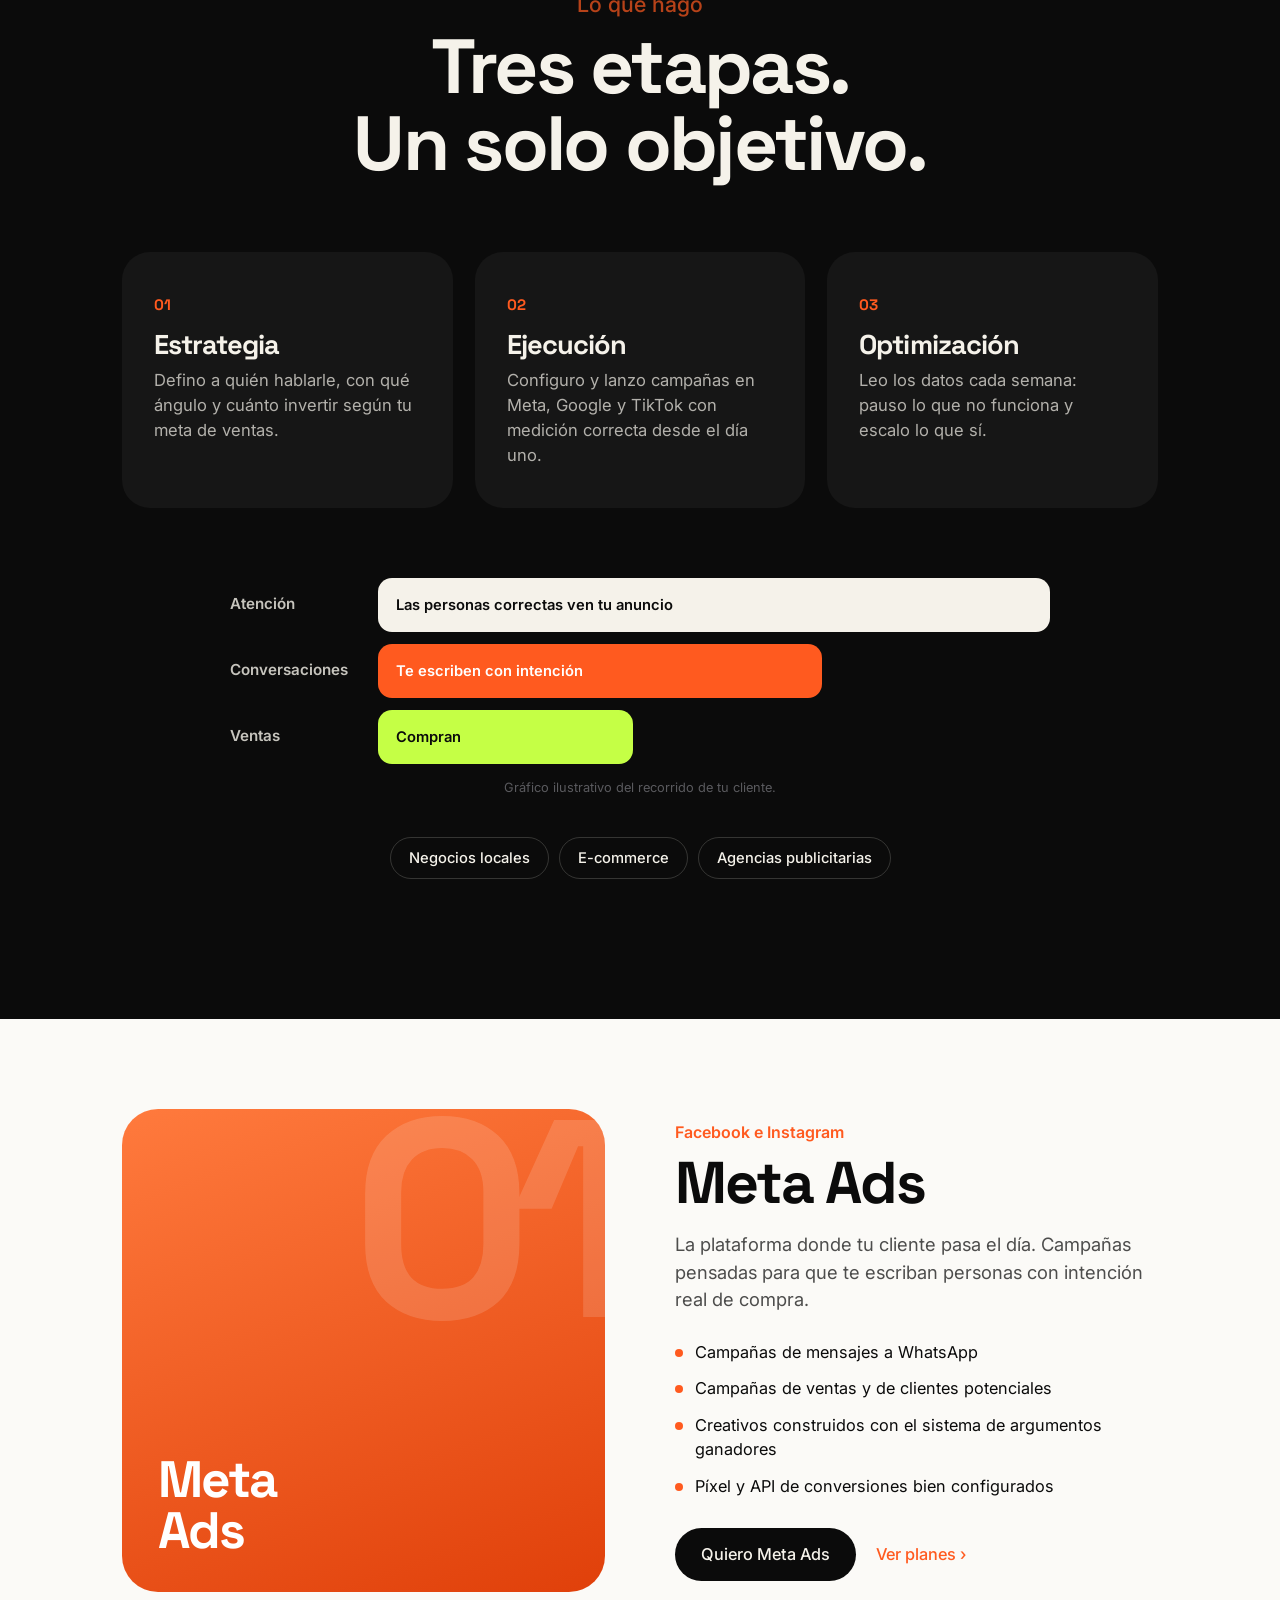
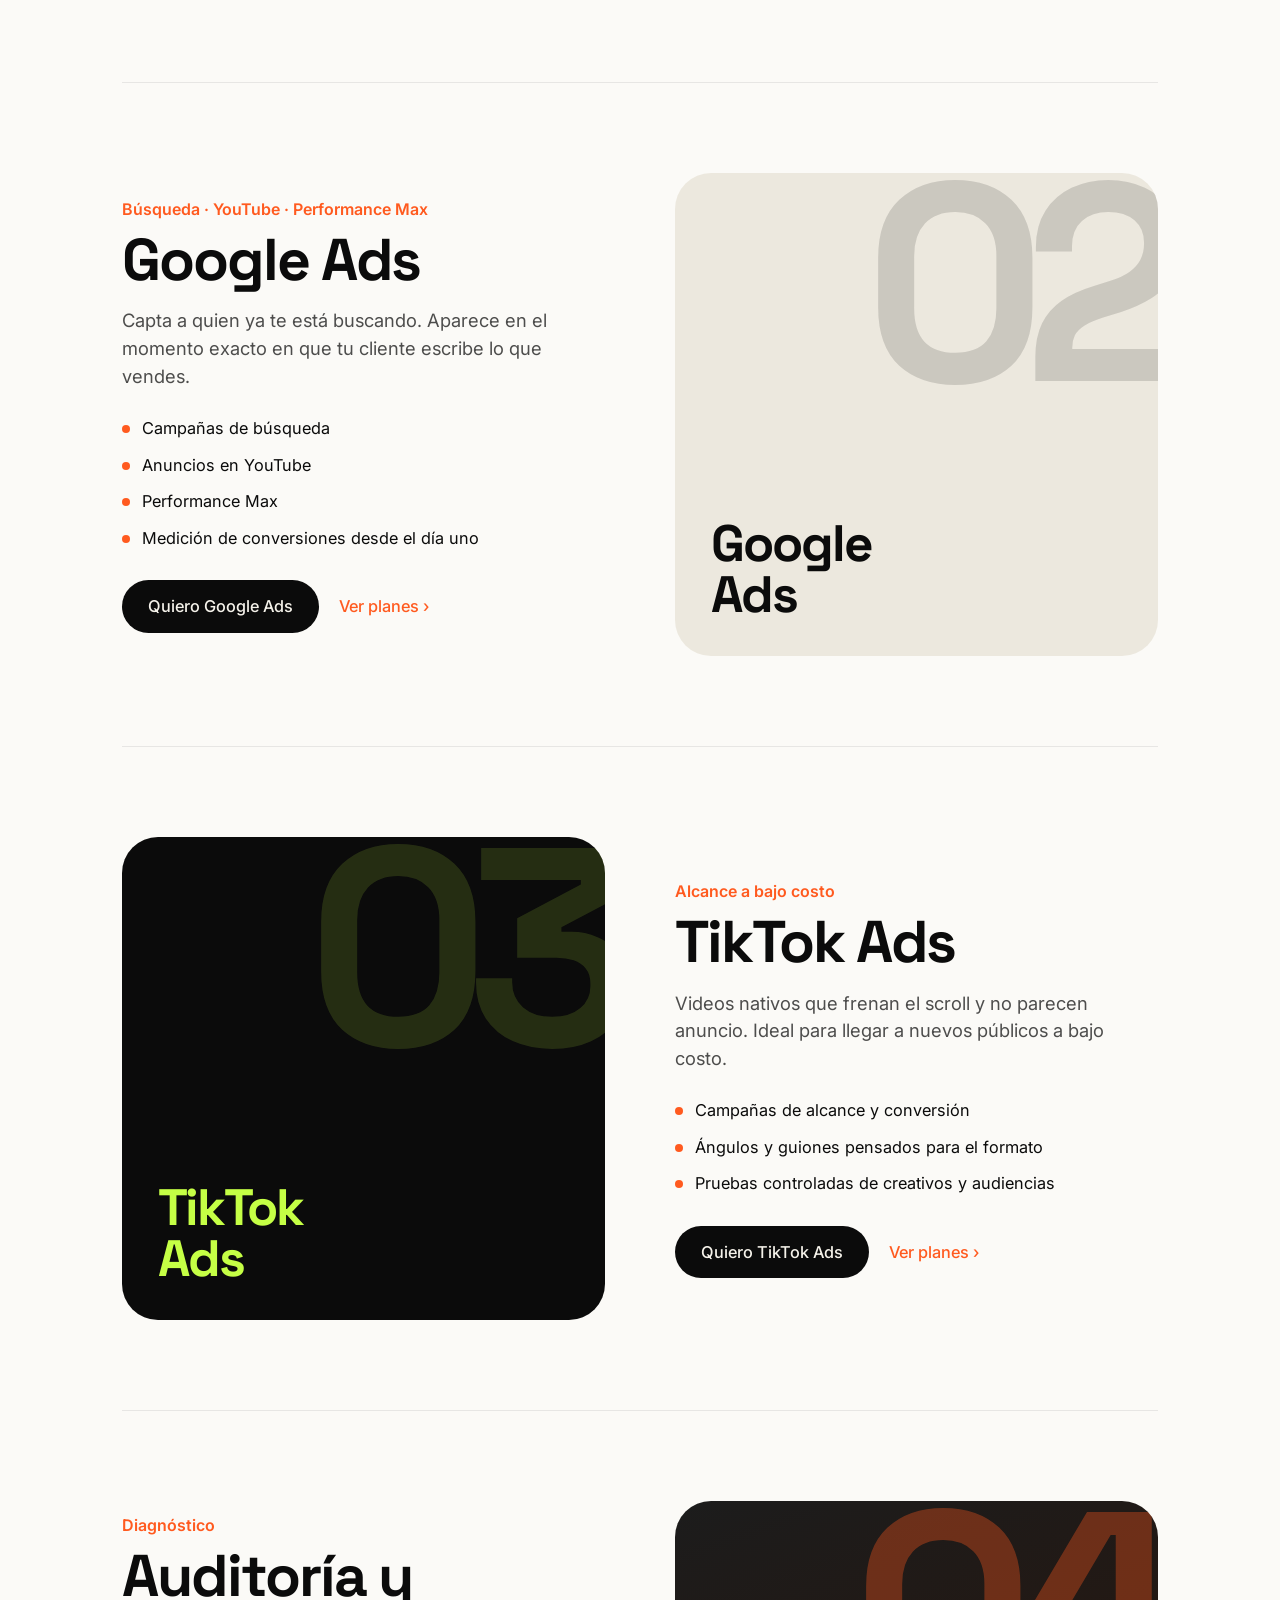
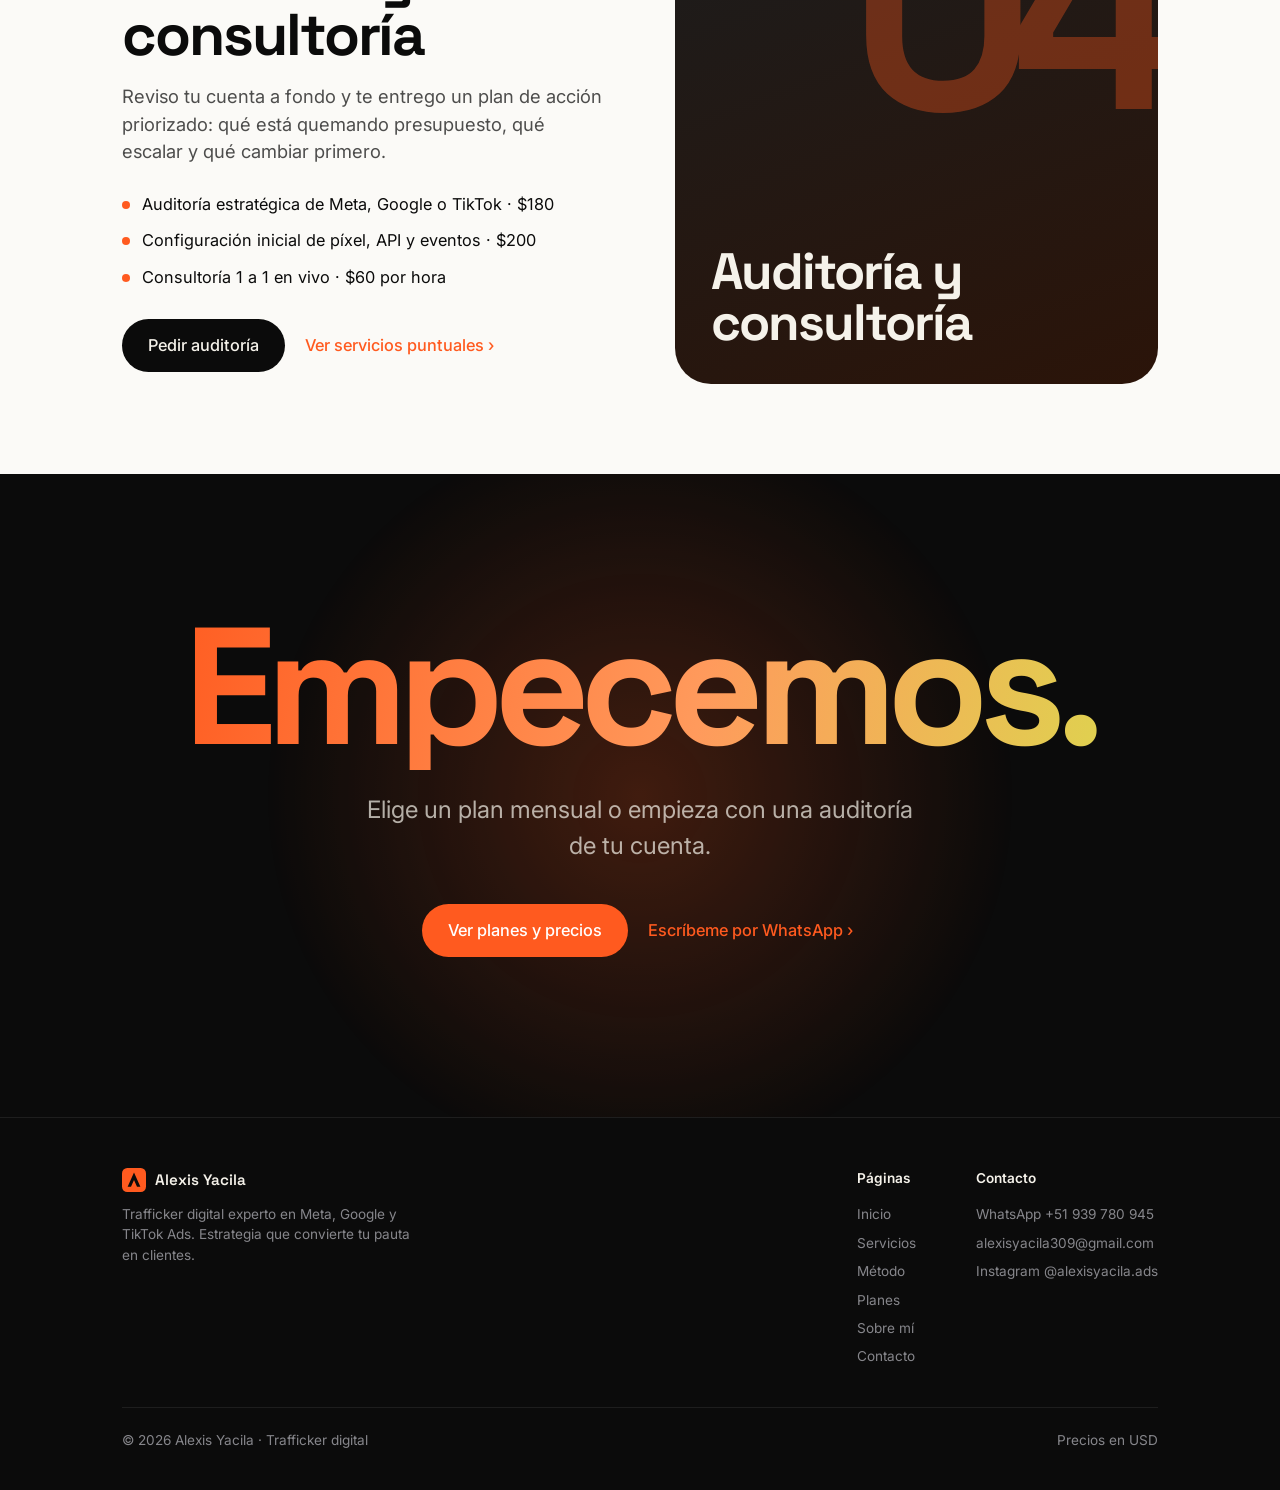
<file: servicios.html>
<!DOCTYPE html>
<html lang="es">
<head>
<meta charset="UTF-8">
<meta name="viewport" content="width=device-width, initial-scale=1.0">
<title>Servicios | Alexis Yacila · Meta, Google y TikTok Ads</title>
<meta name="description" content="Gestión de Meta Ads, Google Ads y TikTok Ads, auditoría y consultoría. Estrategia, ejecución y optimización con datos.">
<meta name="theme-color" content="#0B0B0B">
<link rel="preconnect" href="https://fonts.googleapis.com">
<link rel="preconnect" href="https://fonts.gstatic.com" crossorigin>
<link href="https://fonts.googleapis.com/css2?family=Space+Grotesk:wght@500;600;700&family=Inter:wght@400;500;600;700&display=swap" rel="stylesheet">
<link rel="icon" href="assets/img/favicon.svg" type="image/svg+xml">
<link rel="stylesheet" href="assets/css/main.css">
<!-- META PIXEL: pega aquí el código de tu píxel (en todas las páginas) -->
</head>
<body data-page="servicios.html">

<section class="hero-scroll short">
  <div class="sticky">
    <div class="halo"></div>
    <div class="hero-inner">
      <p class="kicker intro">Servicios</p>
      <h1 class="hero-title mid intro i2">Dónde puedo<br><span class="grad">ayudarte.</span></h1>
      <p class="hero-sub intro i3">Compro la atención correcta para tu negocio y la convierto en conversaciones y ventas.</p>
    </div>
    <div class="scroll-cue intro i4">Desliza</div>
  </div>
</section>

<!-- LO QUE HAGO -->
<section class="sec dark" style="padding-top:40px">
  <div class="wrap">
    <div class="head fade">
      <p class="eyebrow">Lo que hago</p>
      <h2>Tres etapas.<br>Un solo objetivo.</h2>
    </div>
    <div class="trio">
      <div class="t-card fade"><span class="num">01</span><h3>Estrategia</h3><p>Defino a quién hablarle, con qué ángulo y cuánto invertir según tu meta de ventas.</p></div>
      <div class="t-card fade" style="--d:.12s"><span class="num">02</span><h3>Ejecución</h3><p>Configuro y lanzo campañas en Meta, Google y TikTok con medición correcta desde el día uno.</p></div>
      <div class="t-card fade" style="--d:.24s"><span class="num">03</span><h3>Optimización</h3><p>Leo los datos cada semana: pauso lo que no funciona y escalo lo que sí.</p></div>
    </div>
    <div class="funnel fade" aria-label="Embudo: atención, conversaciones y ventas">
      <div class="fn-row"><span>Atención</span><div class="fn-bar" style="--w:100%;background:var(--crema)">Las personas correctas ven tu anuncio</div></div>
      <div class="fn-row"><span>Conversaciones</span><div class="fn-bar" style="--w:66%;--dl:.2s;background:var(--naranja);color:#fff">Te escriben con intención</div></div>
      <div class="fn-row"><span>Ventas</span><div class="fn-bar" style="--w:38%;--dl:.4s;background:var(--lima)">Compran</div></div>
    </div>
    <p class="fn-note fade">Gráfico ilustrativo del recorrido de tu cliente.</p>
    <div class="chips fade"><span class="chip">Negocios locales</span><span class="chip">E-commerce</span><span class="chip">Agencias publicitarias</span></div>
  </div>
</section>

<!-- DETALLE -->
<section class="light">
  <div class="wrap">

    <article class="svc" id="meta">
      <div class="svc-visual fade" style="background:linear-gradient(160deg,#FF7A3D,#E0400A);color:#fff"><span class="big">01</span><span class="label">Meta<br>Ads</span></div>
      <div class="svc-text fade" style="--d:.1s">
        <span class="eyebrow">Facebook e Instagram</span>
        <h2>Meta Ads</h2>
        <p>La plataforma donde tu cliente pasa el día. Campañas pensadas para que te escriban personas con intención real de compra.</p>
        <ul>
          <li>Campañas de mensajes a WhatsApp</li>
          <li>Campañas de ventas y de clientes potenciales</li>
          <li>Creativos construidos con el sistema de argumentos ganadores</li>
          <li>Píxel y API de conversiones bien configurados</li>
        </ul>
        <div class="btns" style="justify-content:flex-start"><a class="btn btn-dark" data-wa="Hola Alexis, me interesa gestionar mis campañas de Meta Ads." href="#">Quiero Meta Ads</a><a class="btn btn-link" href="planes.html">Ver planes ›</a></div>
      </div>
    </article>

    <article class="svc" id="google">
      <div class="svc-visual fade" style="background:var(--arena);color:var(--negro)"><span class="big">02</span><span class="label">Google<br>Ads</span></div>
      <div class="svc-text fade" style="--d:.1s">
        <span class="eyebrow">Búsqueda · YouTube · Performance Max</span>
        <h2>Google Ads</h2>
        <p>Capta a quien ya te está buscando. Aparece en el momento exacto en que tu cliente escribe lo que vendes.</p>
        <ul>
          <li>Campañas de búsqueda</li>
          <li>Anuncios en YouTube</li>
          <li>Performance Max</li>
          <li>Medición de conversiones desde el día uno</li>
        </ul>
        <div class="btns" style="justify-content:flex-start"><a class="btn btn-dark" data-wa="Hola Alexis, me interesa gestionar campañas de Google Ads." href="#">Quiero Google Ads</a><a class="btn btn-link" href="planes.html">Ver planes ›</a></div>
      </div>
    </article>

    <article class="svc" id="tiktok">
      <div class="svc-visual fade" style="background:var(--negro);color:var(--lima)"><span class="big">03</span><span class="label">TikTok<br>Ads</span></div>
      <div class="svc-text fade" style="--d:.1s">
        <span class="eyebrow">Alcance a bajo costo</span>
        <h2>TikTok Ads</h2>
        <p>Videos nativos que frenan el scroll y no parecen anuncio. Ideal para llegar a nuevos públicos a bajo costo.</p>
        <ul>
          <li>Campañas de alcance y conversión</li>
          <li>Ángulos y guiones pensados para el formato</li>
          <li>Pruebas controladas de creativos y audiencias</li>
        </ul>
        <div class="btns" style="justify-content:flex-start"><a class="btn btn-dark" data-wa="Hola Alexis, me interesa pautar en TikTok Ads." href="#">Quiero TikTok Ads</a><a class="btn btn-link" href="planes.html">Ver planes ›</a></div>
      </div>
    </article>

    <article class="svc" id="auditoria">
      <div class="svc-visual fade" style="background:linear-gradient(160deg,#1c1c1c,#2b1409);color:var(--crema)"><span class="big" style="color:var(--naranja);opacity:.35">04</span><span class="label">Auditoría y<br>consultoría</span></div>
      <div class="svc-text fade" style="--d:.1s">
        <span class="eyebrow">Diagnóstico</span>
        <h2>Auditoría y consultoría</h2>
        <p>Reviso tu cuenta a fondo y te entrego un plan de acción priorizado: qué está quemando presupuesto, qué escalar y qué cambiar primero.</p>
        <ul>
          <li>Auditoría estratégica de Meta, Google o TikTok · $180</li>
          <li>Configuración inicial de píxel, API y eventos · $200</li>
          <li>Consultoría 1 a 1 en vivo · $60 por hora</li>
        </ul>
        <div class="btns" style="justify-content:flex-start"><a class="btn btn-dark" data-wa="Hola Alexis, quiero una auditoría de mi cuenta publicitaria." href="#">Pedir auditoría</a><a class="btn btn-link" href="planes.html#puntuales">Ver servicios puntuales ›</a></div>
      </div>
    </article>

  </div>
</section>

<section class="cta">
  <div class="halo"></div>
  <h2 class="grad fade">Empecemos.</h2>
  <p class="fade" style="--d:.15s">Elige un plan mensual o empieza con una auditoría de tu cuenta.</p>
  <div class="btns fade" style="--d:.3s">
    <a class="btn btn-main" href="planes.html">Ver planes y precios</a>
    <a class="btn btn-link" data-wa href="#">Escríbeme por WhatsApp ›</a>
  </div>
</section>

<!-- Scripts: configuración, núcleo, componentes, efectos y arranque -->
<script src="assets/js/config.js"></script>
<script src="assets/js/core/utils.js"></script>
<script src="assets/js/core/scroll-engine.js"></script>
<script src="assets/js/components/layout.js"></script>
<script src="assets/js/components/intro-loader.js"></script>
<script src="assets/js/components/reveal.js"></script>
<script src="assets/js/components/faq.js"></script>
<script src="assets/js/components/contact-form.js"></script>
<script src="assets/js/components/charts.js"></script>
<script src="assets/js/effects/hero.js"></script>
<script src="assets/js/effects/text-reveal.js"></script>
<script src="assets/js/effects/photo-float.js"></script>
<script src="assets/js/effects/stats-counter.js"></script>
<script src="assets/js/effects/horizontal-cards.js"></script>
<script src="assets/js/effects/stacked-cards.js"></script>
<script src="assets/js/effects/photo-expand.js"></script>
<script src="assets/js/main.js"></script>
</body>
</html>
</file>
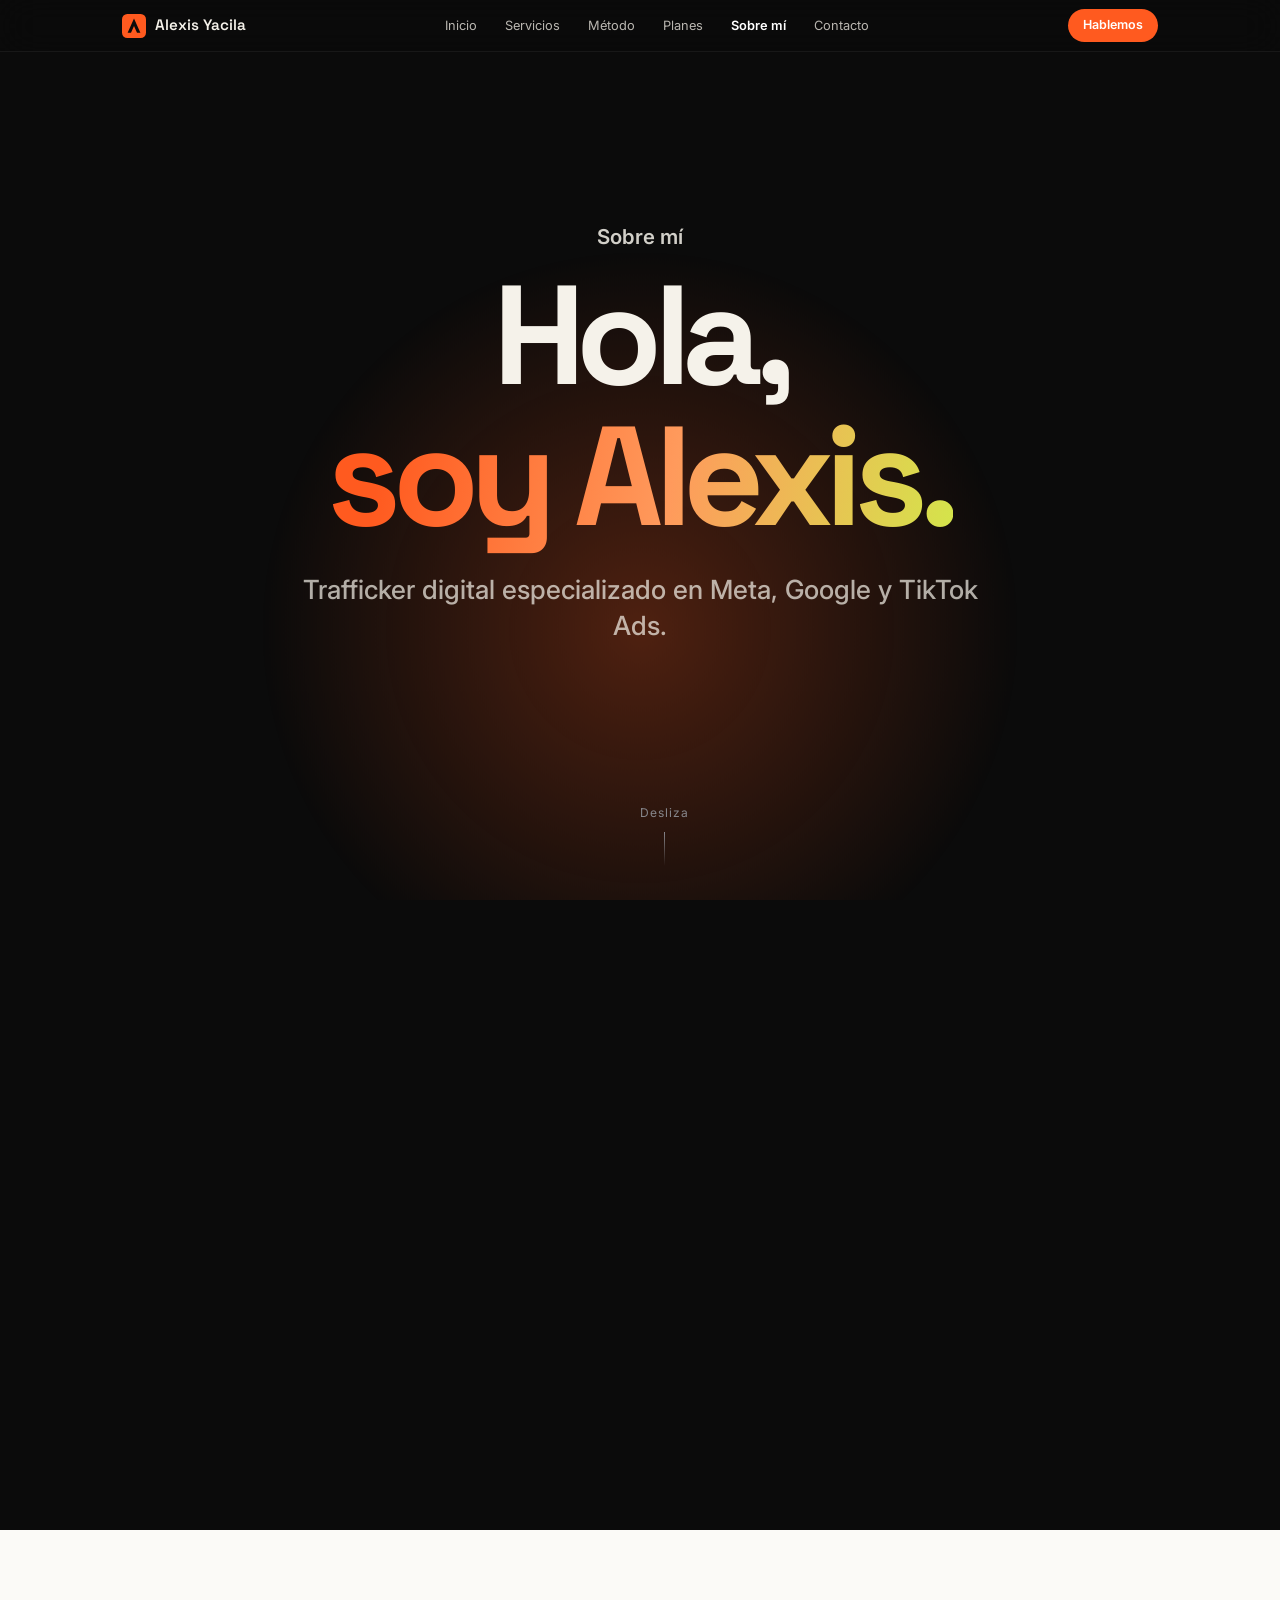
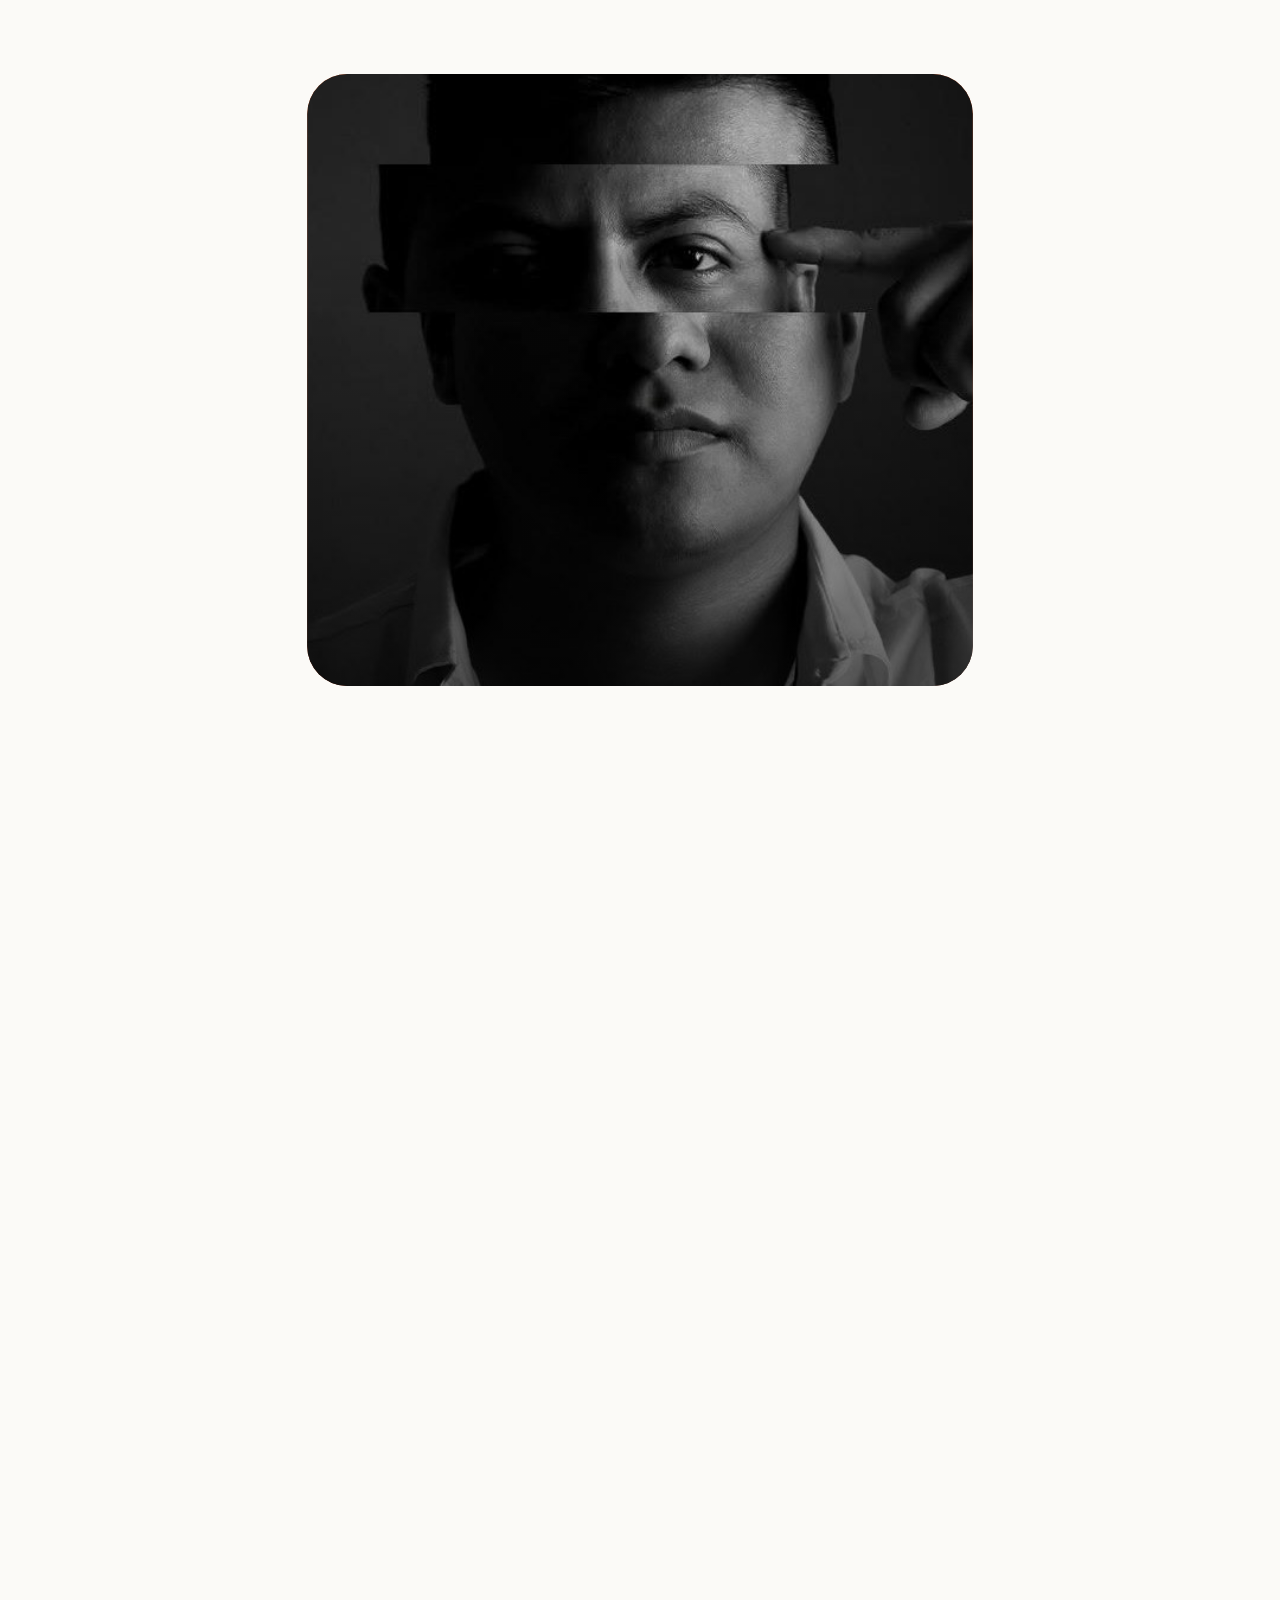
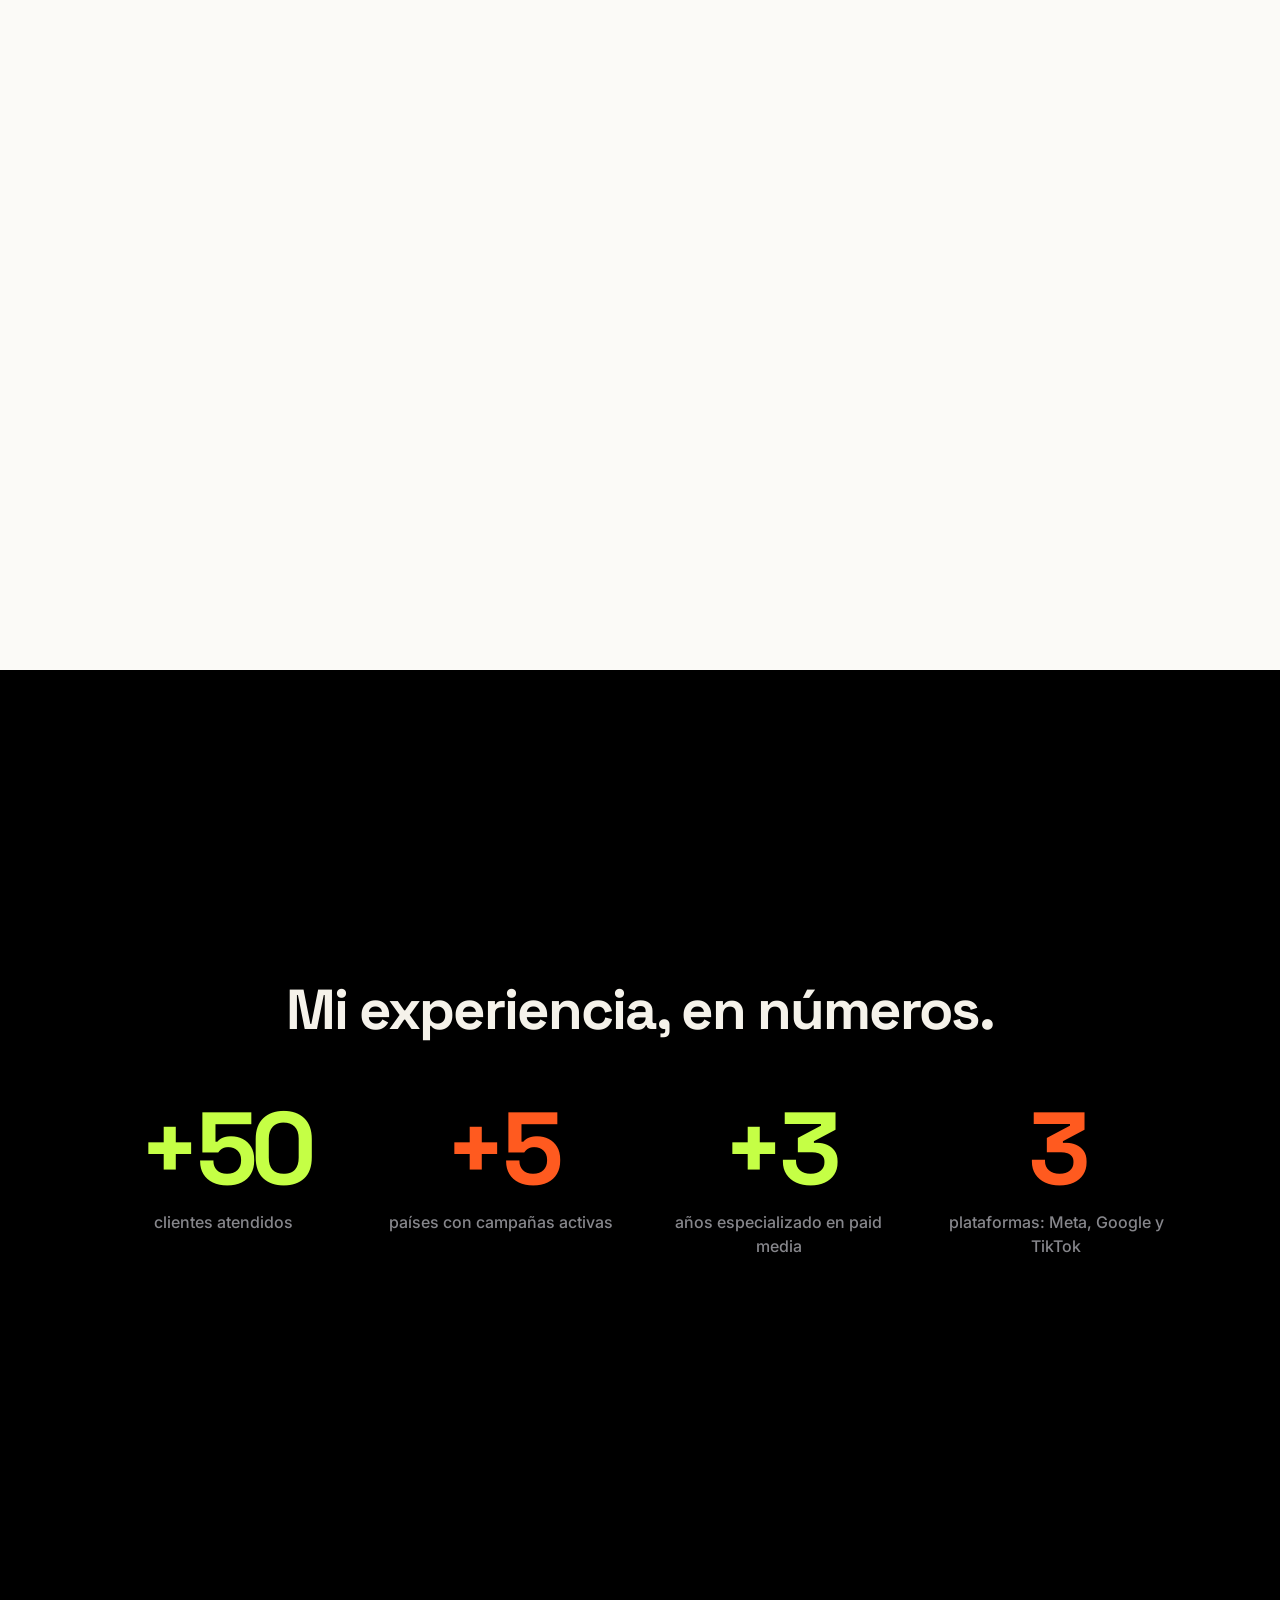
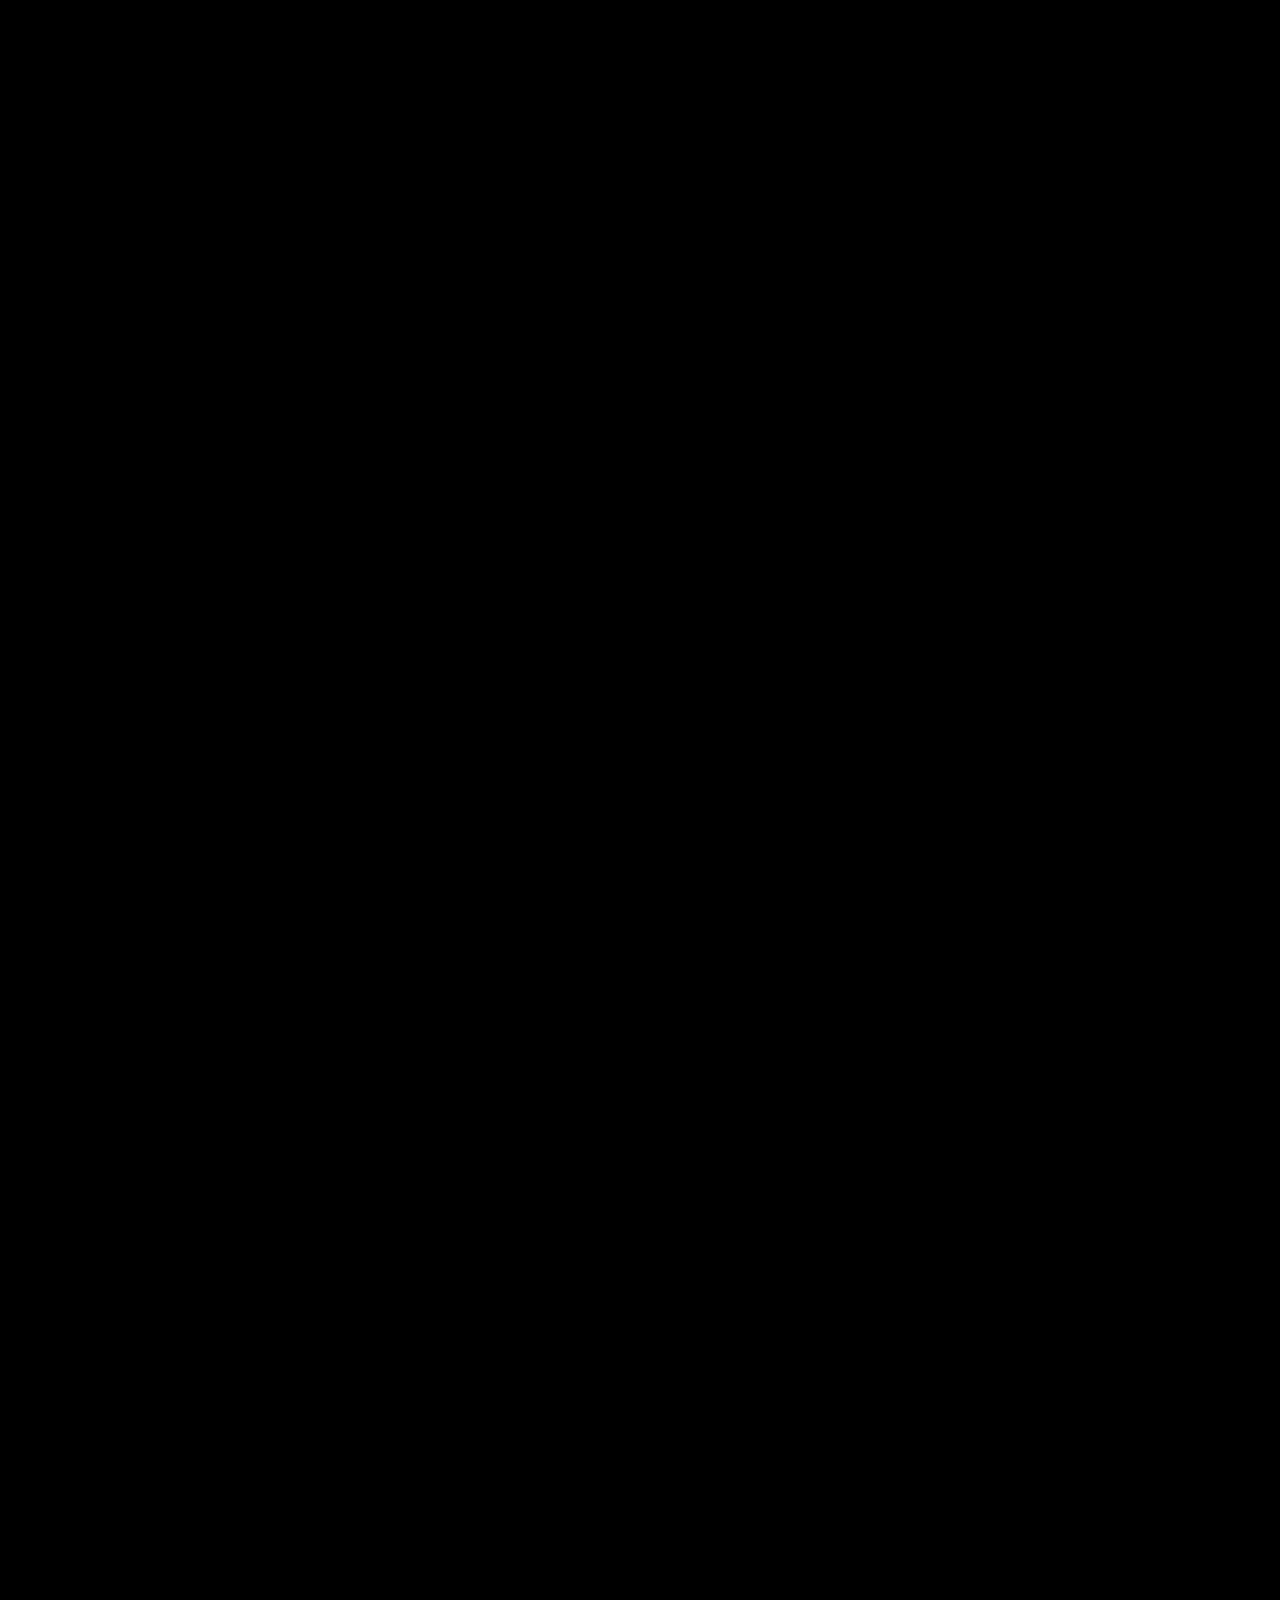
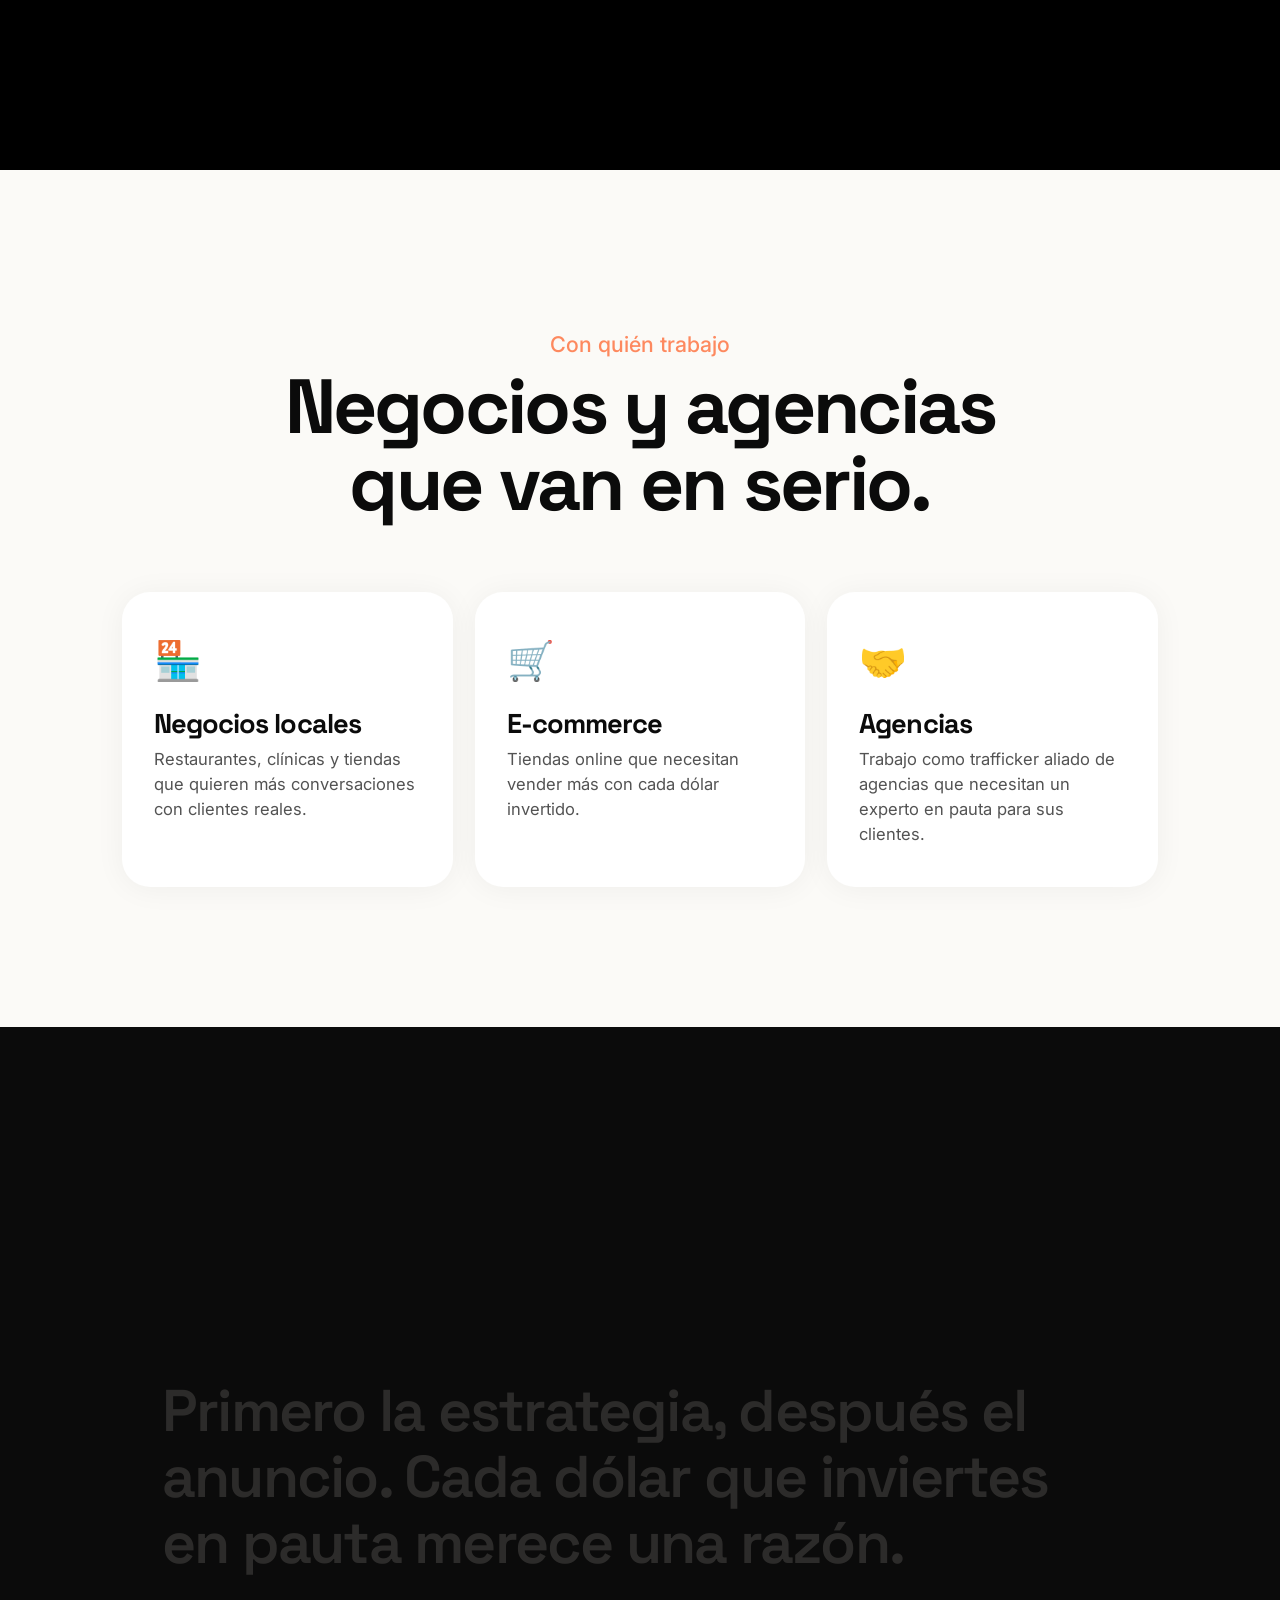
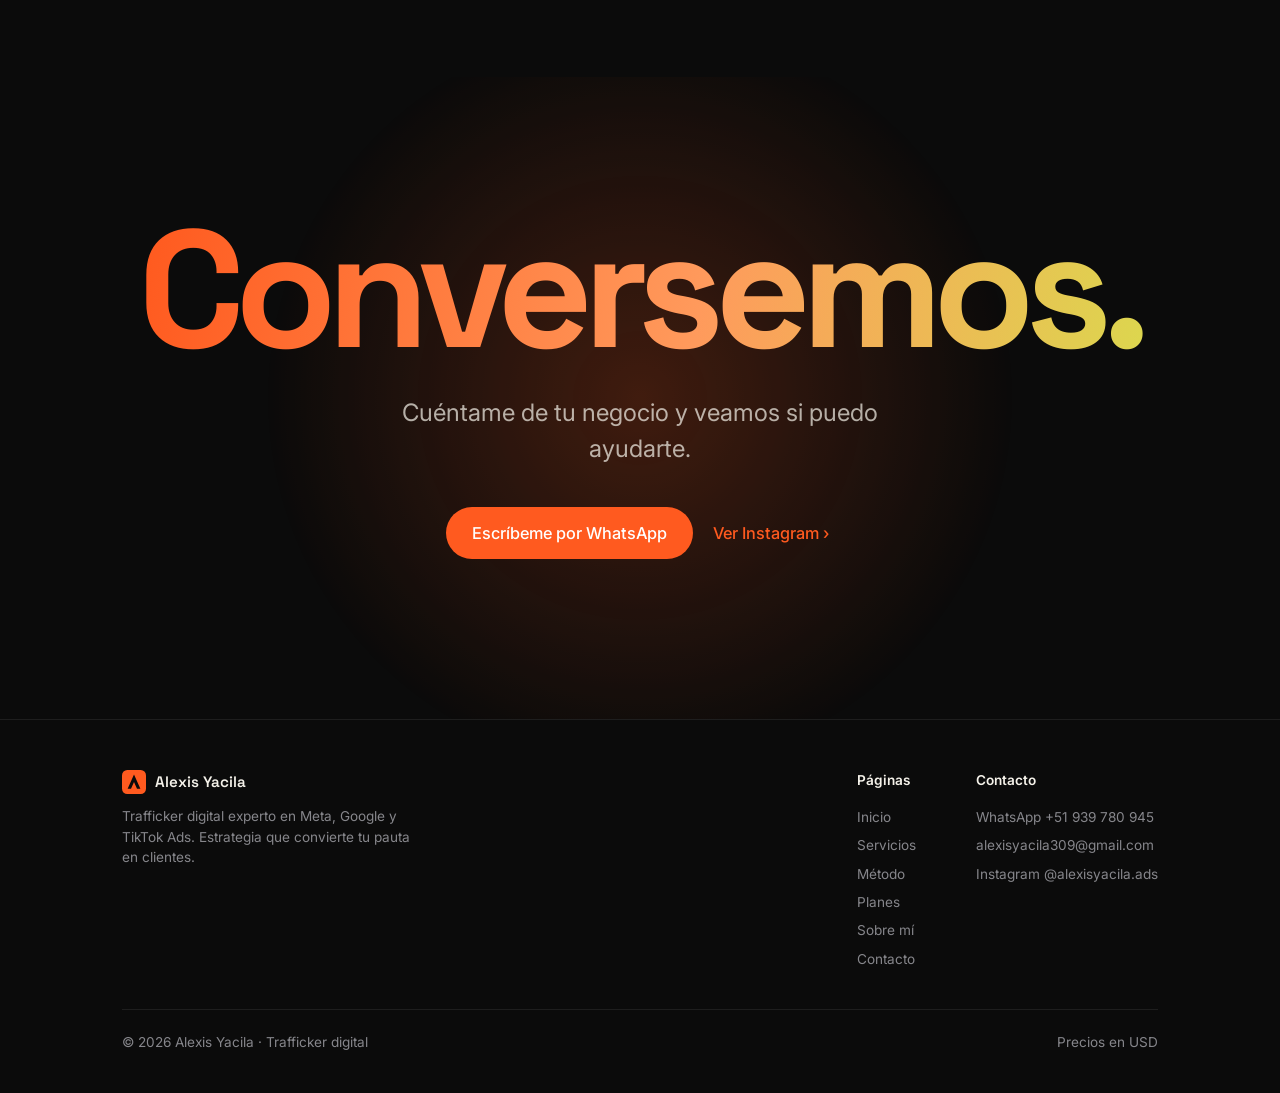
<file: sobre-mi.html>
<!DOCTYPE html>
<html lang="es">
<head>
<meta charset="UTF-8">
<meta name="viewport" content="width=device-width, initial-scale=1.0">
<title>Sobre mí | Alexis Yacila · Trafficker Digital</title>
<meta name="description" content="Soy Alexis Yacila, trafficker digital especializado en Meta, Google y TikTok Ads. +50 clientes en +5 países, negocios y agencias.">
<meta name="theme-color" content="#0B0B0B">
<link rel="preconnect" href="https://fonts.googleapis.com">
<link rel="preconnect" href="https://fonts.gstatic.com" crossorigin>
<link href="https://fonts.googleapis.com/css2?family=Space+Grotesk:wght@500;600;700&family=Inter:wght@400;500;600;700&display=swap" rel="stylesheet">
<link rel="icon" href="assets/img/favicon.svg" type="image/svg+xml">
<link rel="stylesheet" href="assets/css/main.css">
<!-- META PIXEL: pega aquí el código de tu píxel (en todas las páginas) -->
</head>
<body data-page="sobre-mi.html">

<section class="hero-scroll short">
  <div class="sticky">
    <div class="halo"></div>
    <div class="hero-inner">
      <p class="kicker intro">Sobre mí</p>
      <h1 class="hero-title mid intro i2">Hola,<br><span class="grad">soy Alexis.</span></h1>
      <p class="hero-sub intro i3">Trafficker digital especializado en Meta, Google y TikTok Ads.</p>
    </div>
    <div class="scroll-cue intro i4">Desliza</div>
  </div>
</section>

<!-- FOTO QUE SE EXPANDE -->
<section class="expand-sec">
  <div class="sticky">
    <div class="photo">
      <img src="assets/img/alexis.jpg" alt="Alexis Yacila, trafficker digital" >
    </div>
    <div class="over-text">
      <h2>Leads de calidad.<br>No solo volumen.</h2>
      <p>He diseñado y gestionado estrategias de pauta para más de 50 clientes en más de 5 países.</p>
    </div>
  </div>
</section>

<!-- CIFRAS -->
<section class="stats-sec">
  <div class="sticky">
    <h2 class="stats-title">Mi experiencia, en números.</h2>
    <div class="stats">
      <div class="stat"><b data-to="50" data-prefix="+">0</b><span>clientes atendidos</span></div>
      <div class="stat"><b data-to="5" data-prefix="+">0</b><span>países con campañas activas</span></div>
      <div class="stat"><b data-to="3" data-prefix="+">0</b><span>años especializado en paid media</span></div>
      <div class="stat"><b data-to="3">0</b><span>plataformas: Meta, Google y TikTok</span></div>
    </div>
  </div>
</section>

<!-- CON QUIÉN TRABAJO -->
<section class="sec light">
  <div class="wrap">
    <div class="head fade">
      <p class="eyebrow">Con quién trabajo</p>
      <h2>Negocios y agencias<br>que van en serio.</h2>
    </div>
    <div class="trio">
      <div class="t-card fade"><div class="ico">🏪</div><h3>Negocios locales</h3><p>Restaurantes, clínicas y tiendas que quieren más conversaciones con clientes reales.</p></div>
      <div class="t-card fade" style="--d:.12s"><div class="ico">🛒</div><h3>E-commerce</h3><p>Tiendas online que necesitan vender más con cada dólar invertido.</p></div>
      <div class="t-card fade" style="--d:.24s"><div class="ico">🤝</div><h3>Agencias</h3><p>Trabajo como trafficker aliado de agencias que necesitan un experto en pauta para sus clientes.</p></div>
    </div>
  </div>
</section>

<!-- ENFOQUE -->
<section class="manifest-sec">
  <div class="sticky">
    <p class="manifest" data-accent="estrategia,anuncio,razón">Primero la estrategia, después el anuncio. Cada dólar que inviertes en pauta merece una razón.</p>
  </div>
</section>

<section class="cta">
  <div class="halo"></div>
  <h2 class="grad fade">Conversemos.</h2>
  <p class="fade" style="--d:.15s">Cuéntame de tu negocio y veamos si puedo ayudarte.</p>
  <div class="btns fade" style="--d:.3s">
    <a class="btn btn-main" data-wa href="#">Escríbeme por WhatsApp</a>
    <a class="btn btn-link" data-ig href="#">Ver Instagram ›</a>
  </div>
</section>

<!-- Scripts: configuración, núcleo, componentes, efectos y arranque -->
<script src="assets/js/config.js"></script>
<script src="assets/js/core/utils.js"></script>
<script src="assets/js/core/scroll-engine.js"></script>
<script src="assets/js/components/layout.js"></script>
<script src="assets/js/components/intro-loader.js"></script>
<script src="assets/js/components/reveal.js"></script>
<script src="assets/js/components/faq.js"></script>
<script src="assets/js/components/contact-form.js"></script>
<script src="assets/js/components/charts.js"></script>
<script src="assets/js/effects/hero.js"></script>
<script src="assets/js/effects/text-reveal.js"></script>
<script src="assets/js/effects/photo-float.js"></script>
<script src="assets/js/effects/stats-counter.js"></script>
<script src="assets/js/effects/horizontal-cards.js"></script>
<script src="assets/js/effects/stacked-cards.js"></script>
<script src="assets/js/effects/photo-expand.js"></script>
<script src="assets/js/main.js"></script>
</body>
</html>
</file>
<file: assets/css/main.css>
/* =========================================================
   Alexis Yacila · Trafficker digital
   HOJA PRINCIPAL: importa cada módulo en orden.
   Para editar una parte, abre su archivo.
   ========================================================= */

/* Base */
@import url("base/base.css");            /* colores, tipografía, reset, secciones */
@import url("base/animations.css");      /* entrada con desenfoque y aparición */

/* Layout */
@import url("layout/nav.css");           /* menú superior y menú móvil */
@import url("layout/footer.css");        /* pie de página y botón de WhatsApp */

/* Componentes reutilizables */
@import url("components/buttons.css");
@import url("components/cards.css");     /* tarjetas en 3 columnas y chips */
@import url("components/plans.css");     /* planes y servicios puntuales */
@import url("components/faq.css");
@import url("components/charts.css");    /* gráficos de línea y barras */
@import url("components/intro-loader.css");

/* Secciones animadas */
@import url("sections/hero.css");
@import url("sections/text-reveal.css");
@import url("sections/photo-float.css");
@import url("sections/stats.css");
@import url("sections/horizontal-cards.css");
@import url("sections/stacked-cards.css");
@import url("sections/photo-expand.css");
@import url("sections/cta.css");

/* Específico de páginas */
@import url("pages/servicios.css");      /* detalle de servicios y embudo */
@import url("pages/contacto.css");       /* datos, formulario y avatar */

/* Ajustes para celular y tablet (siempre al final) */
@import url("base/responsive.css");
</file>
